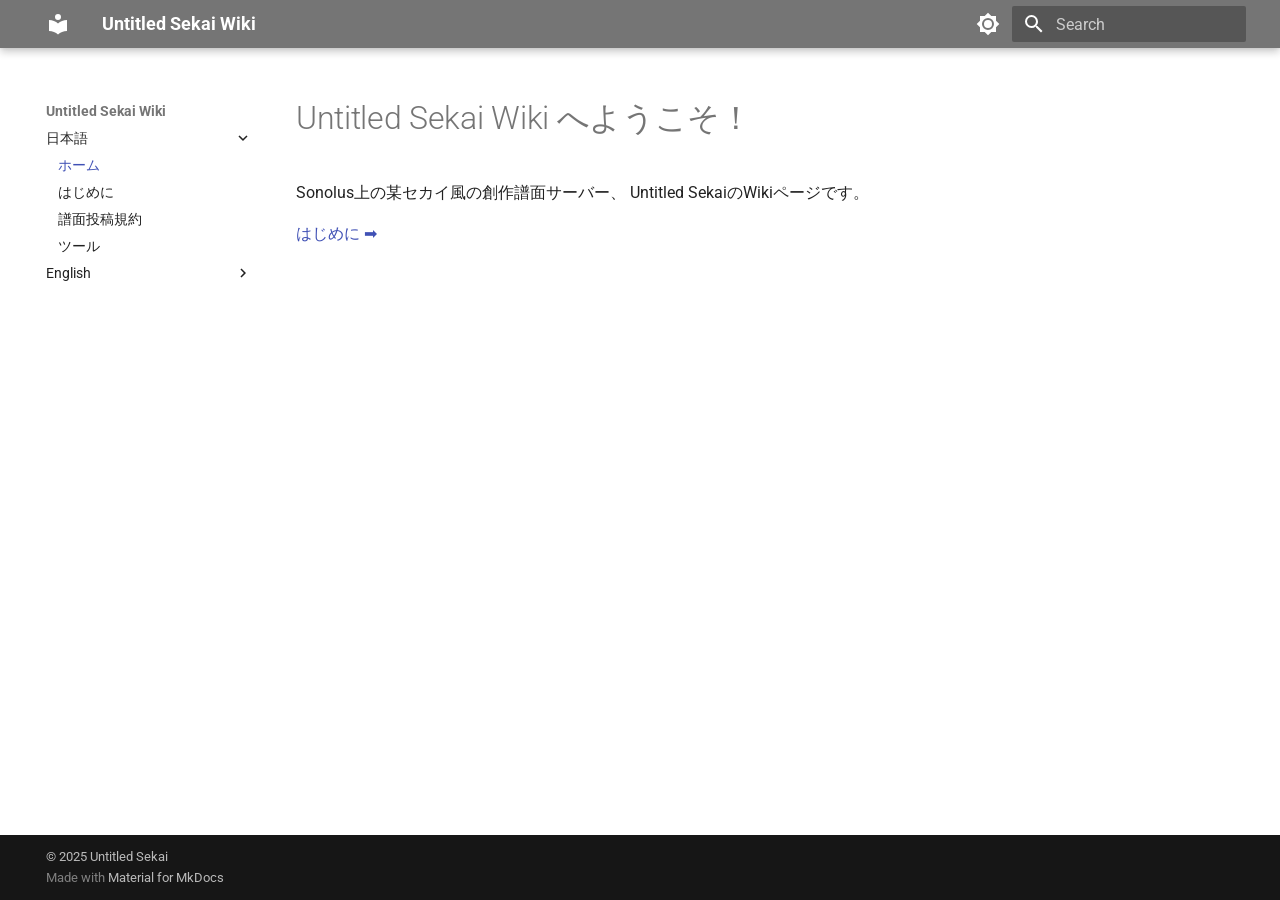
<file: index.html>
<!doctype html>
<html lang="en" class="no-js">
  <head>
    
      <meta charset="utf-8">
      <meta name="viewport" content="width=device-width,initial-scale=1">
      
      
      
      
      
        <link rel="next" href="start/">
      
      
      <link rel="icon" href="assets/images/favicon.png">
      <meta name="generator" content="mkdocs-1.5.3, mkdocs-material-9.2.7">
    
    
      
        <title>ホーム - Untitled Sekai Wiki</title>
      
    
    
      <link rel="stylesheet" href="assets/stylesheets/main.046329b4.min.css">
      
        
        <link rel="stylesheet" href="assets/stylesheets/palette.85d0ee34.min.css">
      
      


    
    
      
    
    
      
        
        
        <link rel="preconnect" href="https://fonts.gstatic.com" crossorigin>
        <link rel="stylesheet" href="https://fonts.googleapis.com/css?family=Roboto:300,300i,400,400i,700,700i%7CRoboto+Mono:400,400i,700,700i&display=fallback">
        <style>:root{--md-text-font:"Roboto";--md-code-font:"Roboto Mono"}</style>
      
    
    
      <link rel="stylesheet" href="stylesheets/extra.css">
    
    <script>__md_scope=new URL(".",location),__md_hash=e=>[...e].reduce((e,_)=>(e<<5)-e+_.charCodeAt(0),0),__md_get=(e,_=localStorage,t=__md_scope)=>JSON.parse(_.getItem(t.pathname+"."+e)),__md_set=(e,_,t=localStorage,a=__md_scope)=>{try{t.setItem(a.pathname+"."+e,JSON.stringify(_))}catch(e){}}</script>
    
      

    
    
    
  </head>
  
  
    
    
      
    
    
    
    
    <body dir="ltr" data-md-color-scheme="default" data-md-color-primary="grey" data-md-color-accent="indigo">
  
    
    
      <script>var palette=__md_get("__palette");if(palette&&"object"==typeof palette.color)for(var key of Object.keys(palette.color))document.body.setAttribute("data-md-color-"+key,palette.color[key])</script>
    
    <input class="md-toggle" data-md-toggle="drawer" type="checkbox" id="__drawer" autocomplete="off">
    <input class="md-toggle" data-md-toggle="search" type="checkbox" id="__search" autocomplete="off">
    <label class="md-overlay" for="__drawer"></label>
    <div data-md-component="skip">
      
        
        <a href="#untitled-sekai-wiki" class="md-skip">
          Skip to content
        </a>
      
    </div>
    <div data-md-component="announce">
      
    </div>
    
    
      

  

<header class="md-header md-header--shadow" data-md-component="header">
  <nav class="md-header__inner md-grid" aria-label="Header">
    <a href="." title="Untitled Sekai Wiki" class="md-header__button md-logo" aria-label="Untitled Sekai Wiki" data-md-component="logo">
      
  
  <svg xmlns="http://www.w3.org/2000/svg" viewBox="0 0 24 24"><path d="M12 8a3 3 0 0 0 3-3 3 3 0 0 0-3-3 3 3 0 0 0-3 3 3 3 0 0 0 3 3m0 3.54C9.64 9.35 6.5 8 3 8v11c3.5 0 6.64 1.35 9 3.54 2.36-2.19 5.5-3.54 9-3.54V8c-3.5 0-6.64 1.35-9 3.54Z"/></svg>

    </a>
    <label class="md-header__button md-icon" for="__drawer">
      
      <svg xmlns="http://www.w3.org/2000/svg" viewBox="0 0 24 24"><path d="M3 6h18v2H3V6m0 5h18v2H3v-2m0 5h18v2H3v-2Z"/></svg>
    </label>
    <div class="md-header__title" data-md-component="header-title">
      <div class="md-header__ellipsis">
        <div class="md-header__topic">
          <span class="md-ellipsis">
            Untitled Sekai Wiki
          </span>
        </div>
        <div class="md-header__topic" data-md-component="header-topic">
          <span class="md-ellipsis">
            
              ホーム
            
          </span>
        </div>
      </div>
    </div>
    
      
        <form class="md-header__option" data-md-component="palette">
  
    
    
    
    <input class="md-option" data-md-color-media="" data-md-color-scheme="default" data-md-color-primary="grey" data-md-color-accent="indigo"  aria-label="Switch to dark mode"  type="radio" name="__palette" id="__palette_1">
    
      <label class="md-header__button md-icon" title="Switch to dark mode" for="__palette_2" hidden>
        <svg xmlns="http://www.w3.org/2000/svg" viewBox="0 0 24 24"><path d="M12 8a4 4 0 0 0-4 4 4 4 0 0 0 4 4 4 4 0 0 0 4-4 4 4 0 0 0-4-4m0 10a6 6 0 0 1-6-6 6 6 0 0 1 6-6 6 6 0 0 1 6 6 6 6 0 0 1-6 6m8-9.31V4h-4.69L12 .69 8.69 4H4v4.69L.69 12 4 15.31V20h4.69L12 23.31 15.31 20H20v-4.69L23.31 12 20 8.69Z"/></svg>
      </label>
    
  
    
    
    
    <input class="md-option" data-md-color-media="" data-md-color-scheme="slate" data-md-color-primary="grey" data-md-color-accent="indigo"  aria-label="Switch to light mode"  type="radio" name="__palette" id="__palette_2">
    
      <label class="md-header__button md-icon" title="Switch to light mode" for="__palette_1" hidden>
        <svg xmlns="http://www.w3.org/2000/svg" viewBox="0 0 24 24"><path d="M12 18c-.89 0-1.74-.2-2.5-.55C11.56 16.5 13 14.42 13 12c0-2.42-1.44-4.5-3.5-5.45C10.26 6.2 11.11 6 12 6a6 6 0 0 1 6 6 6 6 0 0 1-6 6m8-9.31V4h-4.69L12 .69 8.69 4H4v4.69L.69 12 4 15.31V20h4.69L12 23.31 15.31 20H20v-4.69L23.31 12 20 8.69Z"/></svg>
      </label>
    
  
</form>
      
    
    
    
      <label class="md-header__button md-icon" for="__search">
        
        <svg xmlns="http://www.w3.org/2000/svg" viewBox="0 0 24 24"><path d="M9.5 3A6.5 6.5 0 0 1 16 9.5c0 1.61-.59 3.09-1.56 4.23l.27.27h.79l5 5-1.5 1.5-5-5v-.79l-.27-.27A6.516 6.516 0 0 1 9.5 16 6.5 6.5 0 0 1 3 9.5 6.5 6.5 0 0 1 9.5 3m0 2C7 5 5 7 5 9.5S7 14 9.5 14 14 12 14 9.5 12 5 9.5 5Z"/></svg>
      </label>
      <div class="md-search" data-md-component="search" role="dialog">
  <label class="md-search__overlay" for="__search"></label>
  <div class="md-search__inner" role="search">
    <form class="md-search__form" name="search">
      <input type="text" class="md-search__input" name="query" aria-label="Search" placeholder="Search" autocapitalize="off" autocorrect="off" autocomplete="off" spellcheck="false" data-md-component="search-query" required>
      <label class="md-search__icon md-icon" for="__search">
        
        <svg xmlns="http://www.w3.org/2000/svg" viewBox="0 0 24 24"><path d="M9.5 3A6.5 6.5 0 0 1 16 9.5c0 1.61-.59 3.09-1.56 4.23l.27.27h.79l5 5-1.5 1.5-5-5v-.79l-.27-.27A6.516 6.516 0 0 1 9.5 16 6.5 6.5 0 0 1 3 9.5 6.5 6.5 0 0 1 9.5 3m0 2C7 5 5 7 5 9.5S7 14 9.5 14 14 12 14 9.5 12 5 9.5 5Z"/></svg>
        
        <svg xmlns="http://www.w3.org/2000/svg" viewBox="0 0 24 24"><path d="M20 11v2H8l5.5 5.5-1.42 1.42L4.16 12l7.92-7.92L13.5 5.5 8 11h12Z"/></svg>
      </label>
      <nav class="md-search__options" aria-label="Search">
        
        <button type="reset" class="md-search__icon md-icon" title="Clear" aria-label="Clear" tabindex="-1">
          
          <svg xmlns="http://www.w3.org/2000/svg" viewBox="0 0 24 24"><path d="M19 6.41 17.59 5 12 10.59 6.41 5 5 6.41 10.59 12 5 17.59 6.41 19 12 13.41 17.59 19 19 17.59 13.41 12 19 6.41Z"/></svg>
        </button>
      </nav>
      
    </form>
    <div class="md-search__output">
      <div class="md-search__scrollwrap" data-md-scrollfix>
        <div class="md-search-result" data-md-component="search-result">
          <div class="md-search-result__meta">
            Initializing search
          </div>
          <ol class="md-search-result__list" role="presentation"></ol>
        </div>
      </div>
    </div>
  </div>
</div>
    
    
  </nav>
  
</header>
    
    <div class="md-container" data-md-component="container">
      
      
        
          
        
      
      <main class="md-main" data-md-component="main">
        <div class="md-main__inner md-grid">
          
            
              
              <div class="md-sidebar md-sidebar--primary" data-md-component="sidebar" data-md-type="navigation" >
                <div class="md-sidebar__scrollwrap">
                  <div class="md-sidebar__inner">
                    



<nav class="md-nav md-nav--primary" aria-label="Navigation" data-md-level="0">
  <label class="md-nav__title" for="__drawer">
    <a href="." title="Untitled Sekai Wiki" class="md-nav__button md-logo" aria-label="Untitled Sekai Wiki" data-md-component="logo">
      
  
  <svg xmlns="http://www.w3.org/2000/svg" viewBox="0 0 24 24"><path d="M12 8a3 3 0 0 0 3-3 3 3 0 0 0-3-3 3 3 0 0 0-3 3 3 3 0 0 0 3 3m0 3.54C9.64 9.35 6.5 8 3 8v11c3.5 0 6.64 1.35 9 3.54 2.36-2.19 5.5-3.54 9-3.54V8c-3.5 0-6.64 1.35-9 3.54Z"/></svg>

    </a>
    Untitled Sekai Wiki
  </label>
  
  <ul class="md-nav__list" data-md-scrollfix>
    
      
      
  
  
    
  
  
    
    
    
    <li class="md-nav__item md-nav__item--active md-nav__item--nested">
      
        
        
        
        
        <input class="md-nav__toggle md-toggle " type="checkbox" id="__nav_1" checked>
        
          <label class="md-nav__link" for="__nav_1" id="__nav_1_label" tabindex="0">
            
  
  <span class="md-ellipsis">
    日本語
  </span>
  

            <span class="md-nav__icon md-icon"></span>
          </label>
        
        <nav class="md-nav" data-md-level="1" aria-labelledby="__nav_1_label" aria-expanded="true">
          <label class="md-nav__title" for="__nav_1">
            <span class="md-nav__icon md-icon"></span>
            日本語
          </label>
          <ul class="md-nav__list" data-md-scrollfix>
            
              
                
  
  
    
  
  
    <li class="md-nav__item md-nav__item--active">
      
      <input class="md-nav__toggle md-toggle" type="checkbox" id="__toc">
      
      
        
      
      
      <a href="." class="md-nav__link md-nav__link--active">
        
  
  <span class="md-ellipsis">
    ホーム
  </span>
  

      </a>
      
    </li>
  

              
            
              
                
  
  
  
    <li class="md-nav__item">
      <a href="start/" class="md-nav__link">
        
  
  <span class="md-ellipsis">
    はじめに
  </span>
  

      </a>
    </li>
  

              
            
              
                
  
  
  
    <li class="md-nav__item">
      <a href="rule/" class="md-nav__link">
        
  
  <span class="md-ellipsis">
    譜面投稿規約
  </span>
  

      </a>
    </li>
  

              
            
              
                
  
  
  
    <li class="md-nav__item">
      <a href="tools/" class="md-nav__link">
        
  
  <span class="md-ellipsis">
    ツール
  </span>
  

      </a>
    </li>
  

              
            
          </ul>
        </nav>
      
    </li>
  

    
      
      
  
  
  
    
    
    
    <li class="md-nav__item md-nav__item--nested">
      
        
        
        
        
        <input class="md-nav__toggle md-toggle " type="checkbox" id="__nav_2" >
        
          <label class="md-nav__link" for="__nav_2" id="__nav_2_label" tabindex="0">
            
  
  <span class="md-ellipsis">
    English
  </span>
  

            <span class="md-nav__icon md-icon"></span>
          </label>
        
        <nav class="md-nav" data-md-level="1" aria-labelledby="__nav_2_label" aria-expanded="false">
          <label class="md-nav__title" for="__nav_2">
            <span class="md-nav__icon md-icon"></span>
            English
          </label>
          <ul class="md-nav__list" data-md-scrollfix>
            
              
                
  
  
  
    <li class="md-nav__item">
      <a href="en/" class="md-nav__link">
        
  
  <span class="md-ellipsis">
    Home
  </span>
  

      </a>
    </li>
  

              
            
              
                
  
  
  
    <li class="md-nav__item">
      <a href="en/start/" class="md-nav__link">
        
  
  <span class="md-ellipsis">
    Getting Started
  </span>
  

      </a>
    </li>
  

              
            
              
                
  
  
  
    <li class="md-nav__item">
      <a href="en/rule/" class="md-nav__link">
        
  
  <span class="md-ellipsis">
    Chart Submission Rules
  </span>
  

      </a>
    </li>
  

              
            
              
                
  
  
  
    <li class="md-nav__item">
      <a href="en/tools/" class="md-nav__link">
        
  
  <span class="md-ellipsis">
    Tools
  </span>
  

      </a>
    </li>
  

              
            
          </ul>
        </nav>
      
    </li>
  

    
  </ul>
</nav>
                  </div>
                </div>
              </div>
            
            
              
              <div class="md-sidebar md-sidebar--secondary" data-md-component="sidebar" data-md-type="toc" >
                <div class="md-sidebar__scrollwrap">
                  <div class="md-sidebar__inner">
                    

<nav class="md-nav md-nav--secondary" aria-label="Table of contents">
  
  
  
    
  
  
</nav>
                  </div>
                </div>
              </div>
            
          
          
            <div class="md-content" data-md-component="content">
              <article class="md-content__inner md-typeset">
                
                  


<h1 id="untitled-sekai-wiki">Untitled Sekai Wiki へようこそ！</h1>
<p>Sonolus上の某セカイ風の創作譜面サーバー、
Untitled SekaiのWikiページです。</p>
<p><a href="start/">はじめに ➡</a></p>





                
              </article>
            </div>
          
          
        </div>
        
      </main>
      
        <footer class="md-footer">
  
  <div class="md-footer-meta md-typeset">
    <div class="md-footer-meta__inner md-grid">
      <div class="md-copyright">
  
    <div class="md-copyright__highlight">
      &copy; 2025 Untitled Sekai
    </div>
  
  
    Made with
    <a href="https://squidfunk.github.io/mkdocs-material/" target="_blank" rel="noopener">
      Material for MkDocs
    </a>
  
</div>
      
    </div>
  </div>
</footer>
      
    </div>
    <div class="md-dialog" data-md-component="dialog">
      <div class="md-dialog__inner md-typeset"></div>
    </div>
    
    <script id="__config" type="application/json">{"base": ".", "features": [], "search": "assets/javascripts/workers/search.dfff1995.min.js", "translations": {"clipboard.copied": "Copied to clipboard", "clipboard.copy": "Copy to clipboard", "search.result.more.one": "1 more on this page", "search.result.more.other": "# more on this page", "search.result.none": "No matching documents", "search.result.one": "1 matching document", "search.result.other": "# matching documents", "search.result.placeholder": "Type to start searching", "search.result.term.missing": "Missing", "select.version": "Select version"}}</script>
    
    
      <script src="assets/javascripts/bundle.dff1b7c8.min.js"></script>
      
    
  </body>
</html>
</file>
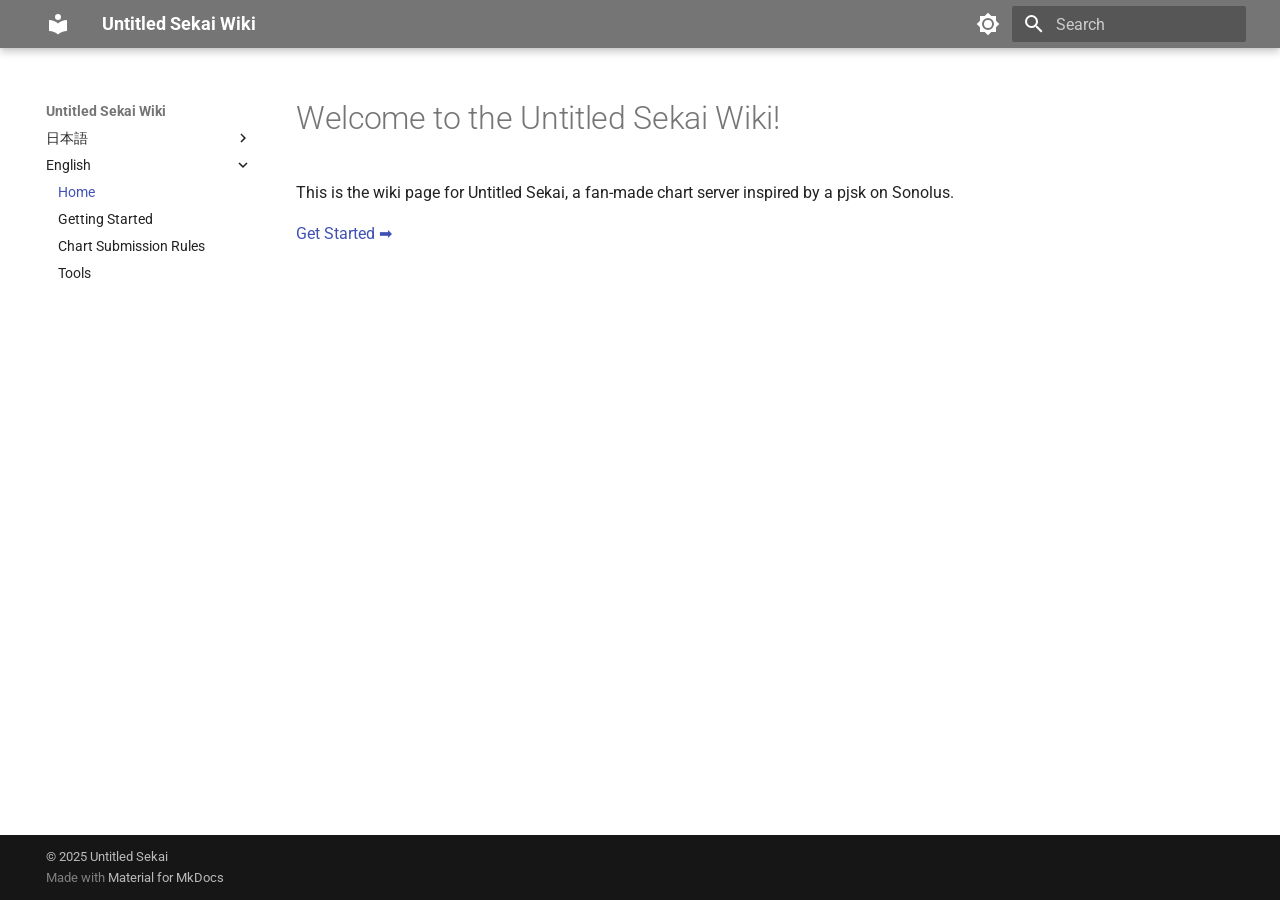
<file: en/index.html>
<!doctype html>
<html lang="en" class="no-js">
  <head>
    
      <meta charset="utf-8">
      <meta name="viewport" content="width=device-width,initial-scale=1">
      
      
      
      
        <link rel="prev" href="../tools/">
      
      
        <link rel="next" href="start/">
      
      
      <link rel="icon" href="../assets/images/favicon.png">
      <meta name="generator" content="mkdocs-1.5.3, mkdocs-material-9.2.7">
    
    
      
        <title>Home - Untitled Sekai Wiki</title>
      
    
    
      <link rel="stylesheet" href="../assets/stylesheets/main.046329b4.min.css">
      
        
        <link rel="stylesheet" href="../assets/stylesheets/palette.85d0ee34.min.css">
      
      


    
    
      
    
    
      
        
        
        <link rel="preconnect" href="https://fonts.gstatic.com" crossorigin>
        <link rel="stylesheet" href="https://fonts.googleapis.com/css?family=Roboto:300,300i,400,400i,700,700i%7CRoboto+Mono:400,400i,700,700i&display=fallback">
        <style>:root{--md-text-font:"Roboto";--md-code-font:"Roboto Mono"}</style>
      
    
    
      <link rel="stylesheet" href="../stylesheets/extra.css">
    
    <script>__md_scope=new URL("..",location),__md_hash=e=>[...e].reduce((e,_)=>(e<<5)-e+_.charCodeAt(0),0),__md_get=(e,_=localStorage,t=__md_scope)=>JSON.parse(_.getItem(t.pathname+"."+e)),__md_set=(e,_,t=localStorage,a=__md_scope)=>{try{t.setItem(a.pathname+"."+e,JSON.stringify(_))}catch(e){}}</script>
    
      

    
    
    
  </head>
  
  
    
    
      
    
    
    
    
    <body dir="ltr" data-md-color-scheme="default" data-md-color-primary="grey" data-md-color-accent="indigo">
  
    
    
      <script>var palette=__md_get("__palette");if(palette&&"object"==typeof palette.color)for(var key of Object.keys(palette.color))document.body.setAttribute("data-md-color-"+key,palette.color[key])</script>
    
    <input class="md-toggle" data-md-toggle="drawer" type="checkbox" id="__drawer" autocomplete="off">
    <input class="md-toggle" data-md-toggle="search" type="checkbox" id="__search" autocomplete="off">
    <label class="md-overlay" for="__drawer"></label>
    <div data-md-component="skip">
      
        
        <a href="#welcome-to-the-untitled-sekai-wiki" class="md-skip">
          Skip to content
        </a>
      
    </div>
    <div data-md-component="announce">
      
    </div>
    
    
      

  

<header class="md-header md-header--shadow" data-md-component="header">
  <nav class="md-header__inner md-grid" aria-label="Header">
    <a href=".." title="Untitled Sekai Wiki" class="md-header__button md-logo" aria-label="Untitled Sekai Wiki" data-md-component="logo">
      
  
  <svg xmlns="http://www.w3.org/2000/svg" viewBox="0 0 24 24"><path d="M12 8a3 3 0 0 0 3-3 3 3 0 0 0-3-3 3 3 0 0 0-3 3 3 3 0 0 0 3 3m0 3.54C9.64 9.35 6.5 8 3 8v11c3.5 0 6.64 1.35 9 3.54 2.36-2.19 5.5-3.54 9-3.54V8c-3.5 0-6.64 1.35-9 3.54Z"/></svg>

    </a>
    <label class="md-header__button md-icon" for="__drawer">
      
      <svg xmlns="http://www.w3.org/2000/svg" viewBox="0 0 24 24"><path d="M3 6h18v2H3V6m0 5h18v2H3v-2m0 5h18v2H3v-2Z"/></svg>
    </label>
    <div class="md-header__title" data-md-component="header-title">
      <div class="md-header__ellipsis">
        <div class="md-header__topic">
          <span class="md-ellipsis">
            Untitled Sekai Wiki
          </span>
        </div>
        <div class="md-header__topic" data-md-component="header-topic">
          <span class="md-ellipsis">
            
              Home
            
          </span>
        </div>
      </div>
    </div>
    
      
        <form class="md-header__option" data-md-component="palette">
  
    
    
    
    <input class="md-option" data-md-color-media="" data-md-color-scheme="default" data-md-color-primary="grey" data-md-color-accent="indigo"  aria-label="Switch to dark mode"  type="radio" name="__palette" id="__palette_1">
    
      <label class="md-header__button md-icon" title="Switch to dark mode" for="__palette_2" hidden>
        <svg xmlns="http://www.w3.org/2000/svg" viewBox="0 0 24 24"><path d="M12 8a4 4 0 0 0-4 4 4 4 0 0 0 4 4 4 4 0 0 0 4-4 4 4 0 0 0-4-4m0 10a6 6 0 0 1-6-6 6 6 0 0 1 6-6 6 6 0 0 1 6 6 6 6 0 0 1-6 6m8-9.31V4h-4.69L12 .69 8.69 4H4v4.69L.69 12 4 15.31V20h4.69L12 23.31 15.31 20H20v-4.69L23.31 12 20 8.69Z"/></svg>
      </label>
    
  
    
    
    
    <input class="md-option" data-md-color-media="" data-md-color-scheme="slate" data-md-color-primary="grey" data-md-color-accent="indigo"  aria-label="Switch to light mode"  type="radio" name="__palette" id="__palette_2">
    
      <label class="md-header__button md-icon" title="Switch to light mode" for="__palette_1" hidden>
        <svg xmlns="http://www.w3.org/2000/svg" viewBox="0 0 24 24"><path d="M12 18c-.89 0-1.74-.2-2.5-.55C11.56 16.5 13 14.42 13 12c0-2.42-1.44-4.5-3.5-5.45C10.26 6.2 11.11 6 12 6a6 6 0 0 1 6 6 6 6 0 0 1-6 6m8-9.31V4h-4.69L12 .69 8.69 4H4v4.69L.69 12 4 15.31V20h4.69L12 23.31 15.31 20H20v-4.69L23.31 12 20 8.69Z"/></svg>
      </label>
    
  
</form>
      
    
    
    
      <label class="md-header__button md-icon" for="__search">
        
        <svg xmlns="http://www.w3.org/2000/svg" viewBox="0 0 24 24"><path d="M9.5 3A6.5 6.5 0 0 1 16 9.5c0 1.61-.59 3.09-1.56 4.23l.27.27h.79l5 5-1.5 1.5-5-5v-.79l-.27-.27A6.516 6.516 0 0 1 9.5 16 6.5 6.5 0 0 1 3 9.5 6.5 6.5 0 0 1 9.5 3m0 2C7 5 5 7 5 9.5S7 14 9.5 14 14 12 14 9.5 12 5 9.5 5Z"/></svg>
      </label>
      <div class="md-search" data-md-component="search" role="dialog">
  <label class="md-search__overlay" for="__search"></label>
  <div class="md-search__inner" role="search">
    <form class="md-search__form" name="search">
      <input type="text" class="md-search__input" name="query" aria-label="Search" placeholder="Search" autocapitalize="off" autocorrect="off" autocomplete="off" spellcheck="false" data-md-component="search-query" required>
      <label class="md-search__icon md-icon" for="__search">
        
        <svg xmlns="http://www.w3.org/2000/svg" viewBox="0 0 24 24"><path d="M9.5 3A6.5 6.5 0 0 1 16 9.5c0 1.61-.59 3.09-1.56 4.23l.27.27h.79l5 5-1.5 1.5-5-5v-.79l-.27-.27A6.516 6.516 0 0 1 9.5 16 6.5 6.5 0 0 1 3 9.5 6.5 6.5 0 0 1 9.5 3m0 2C7 5 5 7 5 9.5S7 14 9.5 14 14 12 14 9.5 12 5 9.5 5Z"/></svg>
        
        <svg xmlns="http://www.w3.org/2000/svg" viewBox="0 0 24 24"><path d="M20 11v2H8l5.5 5.5-1.42 1.42L4.16 12l7.92-7.92L13.5 5.5 8 11h12Z"/></svg>
      </label>
      <nav class="md-search__options" aria-label="Search">
        
        <button type="reset" class="md-search__icon md-icon" title="Clear" aria-label="Clear" tabindex="-1">
          
          <svg xmlns="http://www.w3.org/2000/svg" viewBox="0 0 24 24"><path d="M19 6.41 17.59 5 12 10.59 6.41 5 5 6.41 10.59 12 5 17.59 6.41 19 12 13.41 17.59 19 19 17.59 13.41 12 19 6.41Z"/></svg>
        </button>
      </nav>
      
    </form>
    <div class="md-search__output">
      <div class="md-search__scrollwrap" data-md-scrollfix>
        <div class="md-search-result" data-md-component="search-result">
          <div class="md-search-result__meta">
            Initializing search
          </div>
          <ol class="md-search-result__list" role="presentation"></ol>
        </div>
      </div>
    </div>
  </div>
</div>
    
    
  </nav>
  
</header>
    
    <div class="md-container" data-md-component="container">
      
      
        
          
        
      
      <main class="md-main" data-md-component="main">
        <div class="md-main__inner md-grid">
          
            
              
              <div class="md-sidebar md-sidebar--primary" data-md-component="sidebar" data-md-type="navigation" >
                <div class="md-sidebar__scrollwrap">
                  <div class="md-sidebar__inner">
                    



<nav class="md-nav md-nav--primary" aria-label="Navigation" data-md-level="0">
  <label class="md-nav__title" for="__drawer">
    <a href=".." title="Untitled Sekai Wiki" class="md-nav__button md-logo" aria-label="Untitled Sekai Wiki" data-md-component="logo">
      
  
  <svg xmlns="http://www.w3.org/2000/svg" viewBox="0 0 24 24"><path d="M12 8a3 3 0 0 0 3-3 3 3 0 0 0-3-3 3 3 0 0 0-3 3 3 3 0 0 0 3 3m0 3.54C9.64 9.35 6.5 8 3 8v11c3.5 0 6.64 1.35 9 3.54 2.36-2.19 5.5-3.54 9-3.54V8c-3.5 0-6.64 1.35-9 3.54Z"/></svg>

    </a>
    Untitled Sekai Wiki
  </label>
  
  <ul class="md-nav__list" data-md-scrollfix>
    
      
      
  
  
  
    
    
    
    <li class="md-nav__item md-nav__item--nested">
      
        
        
        
        
        <input class="md-nav__toggle md-toggle " type="checkbox" id="__nav_1" >
        
          <label class="md-nav__link" for="__nav_1" id="__nav_1_label" tabindex="0">
            
  
  <span class="md-ellipsis">
    日本語
  </span>
  

            <span class="md-nav__icon md-icon"></span>
          </label>
        
        <nav class="md-nav" data-md-level="1" aria-labelledby="__nav_1_label" aria-expanded="false">
          <label class="md-nav__title" for="__nav_1">
            <span class="md-nav__icon md-icon"></span>
            日本語
          </label>
          <ul class="md-nav__list" data-md-scrollfix>
            
              
                
  
  
  
    <li class="md-nav__item">
      <a href=".." class="md-nav__link">
        
  
  <span class="md-ellipsis">
    ホーム
  </span>
  

      </a>
    </li>
  

              
            
              
                
  
  
  
    <li class="md-nav__item">
      <a href="../start/" class="md-nav__link">
        
  
  <span class="md-ellipsis">
    はじめに
  </span>
  

      </a>
    </li>
  

              
            
              
                
  
  
  
    <li class="md-nav__item">
      <a href="../rule/" class="md-nav__link">
        
  
  <span class="md-ellipsis">
    譜面投稿規約
  </span>
  

      </a>
    </li>
  

              
            
              
                
  
  
  
    <li class="md-nav__item">
      <a href="../tools/" class="md-nav__link">
        
  
  <span class="md-ellipsis">
    ツール
  </span>
  

      </a>
    </li>
  

              
            
          </ul>
        </nav>
      
    </li>
  

    
      
      
  
  
    
  
  
    
    
    
    <li class="md-nav__item md-nav__item--active md-nav__item--nested">
      
        
        
        
        
        <input class="md-nav__toggle md-toggle " type="checkbox" id="__nav_2" checked>
        
          <label class="md-nav__link" for="__nav_2" id="__nav_2_label" tabindex="0">
            
  
  <span class="md-ellipsis">
    English
  </span>
  

            <span class="md-nav__icon md-icon"></span>
          </label>
        
        <nav class="md-nav" data-md-level="1" aria-labelledby="__nav_2_label" aria-expanded="true">
          <label class="md-nav__title" for="__nav_2">
            <span class="md-nav__icon md-icon"></span>
            English
          </label>
          <ul class="md-nav__list" data-md-scrollfix>
            
              
                
  
  
    
  
  
    <li class="md-nav__item md-nav__item--active">
      
      <input class="md-nav__toggle md-toggle" type="checkbox" id="__toc">
      
      
        
      
      
      <a href="./" class="md-nav__link md-nav__link--active">
        
  
  <span class="md-ellipsis">
    Home
  </span>
  

      </a>
      
    </li>
  

              
            
              
                
  
  
  
    <li class="md-nav__item">
      <a href="start/" class="md-nav__link">
        
  
  <span class="md-ellipsis">
    Getting Started
  </span>
  

      </a>
    </li>
  

              
            
              
                
  
  
  
    <li class="md-nav__item">
      <a href="rule/" class="md-nav__link">
        
  
  <span class="md-ellipsis">
    Chart Submission Rules
  </span>
  

      </a>
    </li>
  

              
            
              
                
  
  
  
    <li class="md-nav__item">
      <a href="tools/" class="md-nav__link">
        
  
  <span class="md-ellipsis">
    Tools
  </span>
  

      </a>
    </li>
  

              
            
          </ul>
        </nav>
      
    </li>
  

    
  </ul>
</nav>
                  </div>
                </div>
              </div>
            
            
              
              <div class="md-sidebar md-sidebar--secondary" data-md-component="sidebar" data-md-type="toc" >
                <div class="md-sidebar__scrollwrap">
                  <div class="md-sidebar__inner">
                    

<nav class="md-nav md-nav--secondary" aria-label="Table of contents">
  
  
  
    
  
  
</nav>
                  </div>
                </div>
              </div>
            
          
          
            <div class="md-content" data-md-component="content">
              <article class="md-content__inner md-typeset">
                
                  


<h1 id="welcome-to-the-untitled-sekai-wiki">Welcome to the Untitled Sekai Wiki!</h1>
<p>This is the wiki page for Untitled Sekai, a fan-made chart server inspired by a pjsk on Sonolus.</p>
<p><a href="start/">Get Started ➡</a></p>





                
              </article>
            </div>
          
          
        </div>
        
      </main>
      
        <footer class="md-footer">
  
  <div class="md-footer-meta md-typeset">
    <div class="md-footer-meta__inner md-grid">
      <div class="md-copyright">
  
    <div class="md-copyright__highlight">
      &copy; 2025 Untitled Sekai
    </div>
  
  
    Made with
    <a href="https://squidfunk.github.io/mkdocs-material/" target="_blank" rel="noopener">
      Material for MkDocs
    </a>
  
</div>
      
    </div>
  </div>
</footer>
      
    </div>
    <div class="md-dialog" data-md-component="dialog">
      <div class="md-dialog__inner md-typeset"></div>
    </div>
    
    <script id="__config" type="application/json">{"base": "..", "features": [], "search": "../assets/javascripts/workers/search.dfff1995.min.js", "translations": {"clipboard.copied": "Copied to clipboard", "clipboard.copy": "Copy to clipboard", "search.result.more.one": "1 more on this page", "search.result.more.other": "# more on this page", "search.result.none": "No matching documents", "search.result.one": "1 matching document", "search.result.other": "# matching documents", "search.result.placeholder": "Type to start searching", "search.result.term.missing": "Missing", "select.version": "Select version"}}</script>
    
    
      <script src="../assets/javascripts/bundle.dff1b7c8.min.js"></script>
      
    
  </body>
</html>
</file>
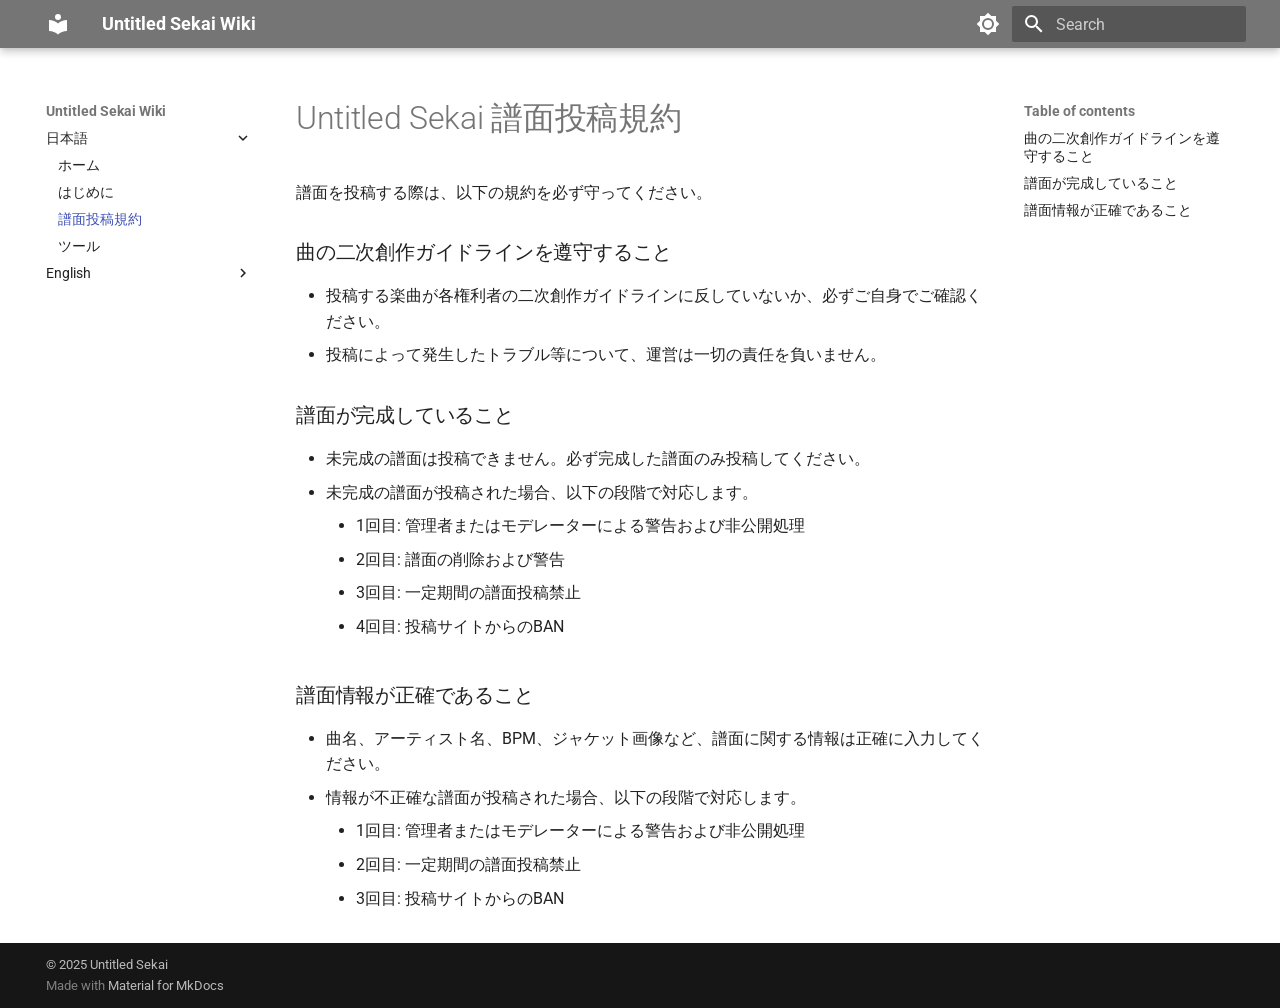
<file: rule/index.html>
<!doctype html>
<html lang="en" class="no-js">
  <head>
    
      <meta charset="utf-8">
      <meta name="viewport" content="width=device-width,initial-scale=1">
      
      
      
      
        <link rel="prev" href="../start/">
      
      
        <link rel="next" href="../tools/">
      
      
      <link rel="icon" href="../assets/images/favicon.png">
      <meta name="generator" content="mkdocs-1.5.3, mkdocs-material-9.2.7">
    
    
      
        <title>譜面投稿規約 - Untitled Sekai Wiki</title>
      
    
    
      <link rel="stylesheet" href="../assets/stylesheets/main.046329b4.min.css">
      
        
        <link rel="stylesheet" href="../assets/stylesheets/palette.85d0ee34.min.css">
      
      


    
    
      
    
    
      
        
        
        <link rel="preconnect" href="https://fonts.gstatic.com" crossorigin>
        <link rel="stylesheet" href="https://fonts.googleapis.com/css?family=Roboto:300,300i,400,400i,700,700i%7CRoboto+Mono:400,400i,700,700i&display=fallback">
        <style>:root{--md-text-font:"Roboto";--md-code-font:"Roboto Mono"}</style>
      
    
    
      <link rel="stylesheet" href="../stylesheets/extra.css">
    
    <script>__md_scope=new URL("..",location),__md_hash=e=>[...e].reduce((e,_)=>(e<<5)-e+_.charCodeAt(0),0),__md_get=(e,_=localStorage,t=__md_scope)=>JSON.parse(_.getItem(t.pathname+"."+e)),__md_set=(e,_,t=localStorage,a=__md_scope)=>{try{t.setItem(a.pathname+"."+e,JSON.stringify(_))}catch(e){}}</script>
    
      

    
    
    
  </head>
  
  
    
    
      
    
    
    
    
    <body dir="ltr" data-md-color-scheme="default" data-md-color-primary="grey" data-md-color-accent="indigo">
  
    
    
      <script>var palette=__md_get("__palette");if(palette&&"object"==typeof palette.color)for(var key of Object.keys(palette.color))document.body.setAttribute("data-md-color-"+key,palette.color[key])</script>
    
    <input class="md-toggle" data-md-toggle="drawer" type="checkbox" id="__drawer" autocomplete="off">
    <input class="md-toggle" data-md-toggle="search" type="checkbox" id="__search" autocomplete="off">
    <label class="md-overlay" for="__drawer"></label>
    <div data-md-component="skip">
      
        
        <a href="#untitled-sekai" class="md-skip">
          Skip to content
        </a>
      
    </div>
    <div data-md-component="announce">
      
    </div>
    
    
      

  

<header class="md-header md-header--shadow" data-md-component="header">
  <nav class="md-header__inner md-grid" aria-label="Header">
    <a href=".." title="Untitled Sekai Wiki" class="md-header__button md-logo" aria-label="Untitled Sekai Wiki" data-md-component="logo">
      
  
  <svg xmlns="http://www.w3.org/2000/svg" viewBox="0 0 24 24"><path d="M12 8a3 3 0 0 0 3-3 3 3 0 0 0-3-3 3 3 0 0 0-3 3 3 3 0 0 0 3 3m0 3.54C9.64 9.35 6.5 8 3 8v11c3.5 0 6.64 1.35 9 3.54 2.36-2.19 5.5-3.54 9-3.54V8c-3.5 0-6.64 1.35-9 3.54Z"/></svg>

    </a>
    <label class="md-header__button md-icon" for="__drawer">
      
      <svg xmlns="http://www.w3.org/2000/svg" viewBox="0 0 24 24"><path d="M3 6h18v2H3V6m0 5h18v2H3v-2m0 5h18v2H3v-2Z"/></svg>
    </label>
    <div class="md-header__title" data-md-component="header-title">
      <div class="md-header__ellipsis">
        <div class="md-header__topic">
          <span class="md-ellipsis">
            Untitled Sekai Wiki
          </span>
        </div>
        <div class="md-header__topic" data-md-component="header-topic">
          <span class="md-ellipsis">
            
              譜面投稿規約
            
          </span>
        </div>
      </div>
    </div>
    
      
        <form class="md-header__option" data-md-component="palette">
  
    
    
    
    <input class="md-option" data-md-color-media="" data-md-color-scheme="default" data-md-color-primary="grey" data-md-color-accent="indigo"  aria-label="Switch to dark mode"  type="radio" name="__palette" id="__palette_1">
    
      <label class="md-header__button md-icon" title="Switch to dark mode" for="__palette_2" hidden>
        <svg xmlns="http://www.w3.org/2000/svg" viewBox="0 0 24 24"><path d="M12 8a4 4 0 0 0-4 4 4 4 0 0 0 4 4 4 4 0 0 0 4-4 4 4 0 0 0-4-4m0 10a6 6 0 0 1-6-6 6 6 0 0 1 6-6 6 6 0 0 1 6 6 6 6 0 0 1-6 6m8-9.31V4h-4.69L12 .69 8.69 4H4v4.69L.69 12 4 15.31V20h4.69L12 23.31 15.31 20H20v-4.69L23.31 12 20 8.69Z"/></svg>
      </label>
    
  
    
    
    
    <input class="md-option" data-md-color-media="" data-md-color-scheme="slate" data-md-color-primary="grey" data-md-color-accent="indigo"  aria-label="Switch to light mode"  type="radio" name="__palette" id="__palette_2">
    
      <label class="md-header__button md-icon" title="Switch to light mode" for="__palette_1" hidden>
        <svg xmlns="http://www.w3.org/2000/svg" viewBox="0 0 24 24"><path d="M12 18c-.89 0-1.74-.2-2.5-.55C11.56 16.5 13 14.42 13 12c0-2.42-1.44-4.5-3.5-5.45C10.26 6.2 11.11 6 12 6a6 6 0 0 1 6 6 6 6 0 0 1-6 6m8-9.31V4h-4.69L12 .69 8.69 4H4v4.69L.69 12 4 15.31V20h4.69L12 23.31 15.31 20H20v-4.69L23.31 12 20 8.69Z"/></svg>
      </label>
    
  
</form>
      
    
    
    
      <label class="md-header__button md-icon" for="__search">
        
        <svg xmlns="http://www.w3.org/2000/svg" viewBox="0 0 24 24"><path d="M9.5 3A6.5 6.5 0 0 1 16 9.5c0 1.61-.59 3.09-1.56 4.23l.27.27h.79l5 5-1.5 1.5-5-5v-.79l-.27-.27A6.516 6.516 0 0 1 9.5 16 6.5 6.5 0 0 1 3 9.5 6.5 6.5 0 0 1 9.5 3m0 2C7 5 5 7 5 9.5S7 14 9.5 14 14 12 14 9.5 12 5 9.5 5Z"/></svg>
      </label>
      <div class="md-search" data-md-component="search" role="dialog">
  <label class="md-search__overlay" for="__search"></label>
  <div class="md-search__inner" role="search">
    <form class="md-search__form" name="search">
      <input type="text" class="md-search__input" name="query" aria-label="Search" placeholder="Search" autocapitalize="off" autocorrect="off" autocomplete="off" spellcheck="false" data-md-component="search-query" required>
      <label class="md-search__icon md-icon" for="__search">
        
        <svg xmlns="http://www.w3.org/2000/svg" viewBox="0 0 24 24"><path d="M9.5 3A6.5 6.5 0 0 1 16 9.5c0 1.61-.59 3.09-1.56 4.23l.27.27h.79l5 5-1.5 1.5-5-5v-.79l-.27-.27A6.516 6.516 0 0 1 9.5 16 6.5 6.5 0 0 1 3 9.5 6.5 6.5 0 0 1 9.5 3m0 2C7 5 5 7 5 9.5S7 14 9.5 14 14 12 14 9.5 12 5 9.5 5Z"/></svg>
        
        <svg xmlns="http://www.w3.org/2000/svg" viewBox="0 0 24 24"><path d="M20 11v2H8l5.5 5.5-1.42 1.42L4.16 12l7.92-7.92L13.5 5.5 8 11h12Z"/></svg>
      </label>
      <nav class="md-search__options" aria-label="Search">
        
        <button type="reset" class="md-search__icon md-icon" title="Clear" aria-label="Clear" tabindex="-1">
          
          <svg xmlns="http://www.w3.org/2000/svg" viewBox="0 0 24 24"><path d="M19 6.41 17.59 5 12 10.59 6.41 5 5 6.41 10.59 12 5 17.59 6.41 19 12 13.41 17.59 19 19 17.59 13.41 12 19 6.41Z"/></svg>
        </button>
      </nav>
      
    </form>
    <div class="md-search__output">
      <div class="md-search__scrollwrap" data-md-scrollfix>
        <div class="md-search-result" data-md-component="search-result">
          <div class="md-search-result__meta">
            Initializing search
          </div>
          <ol class="md-search-result__list" role="presentation"></ol>
        </div>
      </div>
    </div>
  </div>
</div>
    
    
  </nav>
  
</header>
    
    <div class="md-container" data-md-component="container">
      
      
        
          
        
      
      <main class="md-main" data-md-component="main">
        <div class="md-main__inner md-grid">
          
            
              
              <div class="md-sidebar md-sidebar--primary" data-md-component="sidebar" data-md-type="navigation" >
                <div class="md-sidebar__scrollwrap">
                  <div class="md-sidebar__inner">
                    



<nav class="md-nav md-nav--primary" aria-label="Navigation" data-md-level="0">
  <label class="md-nav__title" for="__drawer">
    <a href=".." title="Untitled Sekai Wiki" class="md-nav__button md-logo" aria-label="Untitled Sekai Wiki" data-md-component="logo">
      
  
  <svg xmlns="http://www.w3.org/2000/svg" viewBox="0 0 24 24"><path d="M12 8a3 3 0 0 0 3-3 3 3 0 0 0-3-3 3 3 0 0 0-3 3 3 3 0 0 0 3 3m0 3.54C9.64 9.35 6.5 8 3 8v11c3.5 0 6.64 1.35 9 3.54 2.36-2.19 5.5-3.54 9-3.54V8c-3.5 0-6.64 1.35-9 3.54Z"/></svg>

    </a>
    Untitled Sekai Wiki
  </label>
  
  <ul class="md-nav__list" data-md-scrollfix>
    
      
      
  
  
    
  
  
    
    
    
    <li class="md-nav__item md-nav__item--active md-nav__item--nested">
      
        
        
        
        
        <input class="md-nav__toggle md-toggle " type="checkbox" id="__nav_1" checked>
        
          <label class="md-nav__link" for="__nav_1" id="__nav_1_label" tabindex="0">
            
  
  <span class="md-ellipsis">
    日本語
  </span>
  

            <span class="md-nav__icon md-icon"></span>
          </label>
        
        <nav class="md-nav" data-md-level="1" aria-labelledby="__nav_1_label" aria-expanded="true">
          <label class="md-nav__title" for="__nav_1">
            <span class="md-nav__icon md-icon"></span>
            日本語
          </label>
          <ul class="md-nav__list" data-md-scrollfix>
            
              
                
  
  
  
    <li class="md-nav__item">
      <a href=".." class="md-nav__link">
        
  
  <span class="md-ellipsis">
    ホーム
  </span>
  

      </a>
    </li>
  

              
            
              
                
  
  
  
    <li class="md-nav__item">
      <a href="../start/" class="md-nav__link">
        
  
  <span class="md-ellipsis">
    はじめに
  </span>
  

      </a>
    </li>
  

              
            
              
                
  
  
    
  
  
    <li class="md-nav__item md-nav__item--active">
      
      <input class="md-nav__toggle md-toggle" type="checkbox" id="__toc">
      
      
        
      
      
        <label class="md-nav__link md-nav__link--active" for="__toc">
          
  
  <span class="md-ellipsis">
    譜面投稿規約
  </span>
  

          <span class="md-nav__icon md-icon"></span>
        </label>
      
      <a href="./" class="md-nav__link md-nav__link--active">
        
  
  <span class="md-ellipsis">
    譜面投稿規約
  </span>
  

      </a>
      
        

<nav class="md-nav md-nav--secondary" aria-label="Table of contents">
  
  
  
    
  
  
    <label class="md-nav__title" for="__toc">
      <span class="md-nav__icon md-icon"></span>
      Table of contents
    </label>
    <ul class="md-nav__list" data-md-component="toc" data-md-scrollfix>
      
        <li class="md-nav__item">
  <a href="#_1" class="md-nav__link">
    曲の二次創作ガイドラインを遵守すること
  </a>
  
</li>
      
        <li class="md-nav__item">
  <a href="#_2" class="md-nav__link">
    譜面が完成していること
  </a>
  
</li>
      
        <li class="md-nav__item">
  <a href="#_3" class="md-nav__link">
    譜面情報が正確であること
  </a>
  
</li>
      
    </ul>
  
</nav>
      
    </li>
  

              
            
              
                
  
  
  
    <li class="md-nav__item">
      <a href="../tools/" class="md-nav__link">
        
  
  <span class="md-ellipsis">
    ツール
  </span>
  

      </a>
    </li>
  

              
            
          </ul>
        </nav>
      
    </li>
  

    
      
      
  
  
  
    
    
    
    <li class="md-nav__item md-nav__item--nested">
      
        
        
        
        
        <input class="md-nav__toggle md-toggle " type="checkbox" id="__nav_2" >
        
          <label class="md-nav__link" for="__nav_2" id="__nav_2_label" tabindex="0">
            
  
  <span class="md-ellipsis">
    English
  </span>
  

            <span class="md-nav__icon md-icon"></span>
          </label>
        
        <nav class="md-nav" data-md-level="1" aria-labelledby="__nav_2_label" aria-expanded="false">
          <label class="md-nav__title" for="__nav_2">
            <span class="md-nav__icon md-icon"></span>
            English
          </label>
          <ul class="md-nav__list" data-md-scrollfix>
            
              
                
  
  
  
    <li class="md-nav__item">
      <a href="../en/" class="md-nav__link">
        
  
  <span class="md-ellipsis">
    Home
  </span>
  

      </a>
    </li>
  

              
            
              
                
  
  
  
    <li class="md-nav__item">
      <a href="../en/start/" class="md-nav__link">
        
  
  <span class="md-ellipsis">
    Getting Started
  </span>
  

      </a>
    </li>
  

              
            
              
                
  
  
  
    <li class="md-nav__item">
      <a href="../en/rule/" class="md-nav__link">
        
  
  <span class="md-ellipsis">
    Chart Submission Rules
  </span>
  

      </a>
    </li>
  

              
            
              
                
  
  
  
    <li class="md-nav__item">
      <a href="../en/tools/" class="md-nav__link">
        
  
  <span class="md-ellipsis">
    Tools
  </span>
  

      </a>
    </li>
  

              
            
          </ul>
        </nav>
      
    </li>
  

    
  </ul>
</nav>
                  </div>
                </div>
              </div>
            
            
              
              <div class="md-sidebar md-sidebar--secondary" data-md-component="sidebar" data-md-type="toc" >
                <div class="md-sidebar__scrollwrap">
                  <div class="md-sidebar__inner">
                    

<nav class="md-nav md-nav--secondary" aria-label="Table of contents">
  
  
  
    
  
  
    <label class="md-nav__title" for="__toc">
      <span class="md-nav__icon md-icon"></span>
      Table of contents
    </label>
    <ul class="md-nav__list" data-md-component="toc" data-md-scrollfix>
      
        <li class="md-nav__item">
  <a href="#_1" class="md-nav__link">
    曲の二次創作ガイドラインを遵守すること
  </a>
  
</li>
      
        <li class="md-nav__item">
  <a href="#_2" class="md-nav__link">
    譜面が完成していること
  </a>
  
</li>
      
        <li class="md-nav__item">
  <a href="#_3" class="md-nav__link">
    譜面情報が正確であること
  </a>
  
</li>
      
    </ul>
  
</nav>
                  </div>
                </div>
              </div>
            
          
          
            <div class="md-content" data-md-component="content">
              <article class="md-content__inner md-typeset">
                
                  


<h1 id="untitled-sekai">Untitled Sekai 譜面投稿規約</h1>
<p>譜面を投稿する際は、以下の規約を必ず守ってください。</p>
<h3 id="_1">曲の二次創作ガイドラインを遵守すること</h3>
<ul>
<li>投稿する楽曲が各権利者の二次創作ガイドラインに反していないか、必ずご自身でご確認ください。</li>
<li>投稿によって発生したトラブル等について、運営は一切の責任を負いません。</li>
</ul>
<h3 id="_2">譜面が完成していること</h3>
<ul>
<li>未完成の譜面は投稿できません。必ず完成した譜面のみ投稿してください。</li>
<li>未完成の譜面が投稿された場合、以下の段階で対応します。<ul>
<li>1回目: 管理者またはモデレーターによる警告および非公開処理</li>
<li>2回目: 譜面の削除および警告</li>
<li>3回目: 一定期間の譜面投稿禁止</li>
<li>4回目: 投稿サイトからのBAN</li>
</ul>
</li>
</ul>
<h3 id="_3">譜面情報が正確であること</h3>
<ul>
<li>曲名、アーティスト名、BPM、ジャケット画像など、譜面に関する情報は正確に入力してください。</li>
<li>情報が不正確な譜面が投稿された場合、以下の段階で対応します。<ul>
<li>1回目: 管理者またはモデレーターによる警告および非公開処理</li>
<li>2回目: 一定期間の譜面投稿禁止</li>
<li>3回目: 投稿サイトからのBAN</li>
</ul>
</li>
</ul>





                
              </article>
            </div>
          
          
        </div>
        
      </main>
      
        <footer class="md-footer">
  
  <div class="md-footer-meta md-typeset">
    <div class="md-footer-meta__inner md-grid">
      <div class="md-copyright">
  
    <div class="md-copyright__highlight">
      &copy; 2025 Untitled Sekai
    </div>
  
  
    Made with
    <a href="https://squidfunk.github.io/mkdocs-material/" target="_blank" rel="noopener">
      Material for MkDocs
    </a>
  
</div>
      
    </div>
  </div>
</footer>
      
    </div>
    <div class="md-dialog" data-md-component="dialog">
      <div class="md-dialog__inner md-typeset"></div>
    </div>
    
    <script id="__config" type="application/json">{"base": "..", "features": [], "search": "../assets/javascripts/workers/search.dfff1995.min.js", "translations": {"clipboard.copied": "Copied to clipboard", "clipboard.copy": "Copy to clipboard", "search.result.more.one": "1 more on this page", "search.result.more.other": "# more on this page", "search.result.none": "No matching documents", "search.result.one": "1 matching document", "search.result.other": "# matching documents", "search.result.placeholder": "Type to start searching", "search.result.term.missing": "Missing", "select.version": "Select version"}}</script>
    
    
      <script src="../assets/javascripts/bundle.dff1b7c8.min.js"></script>
      
    
  </body>
</html>
</file>
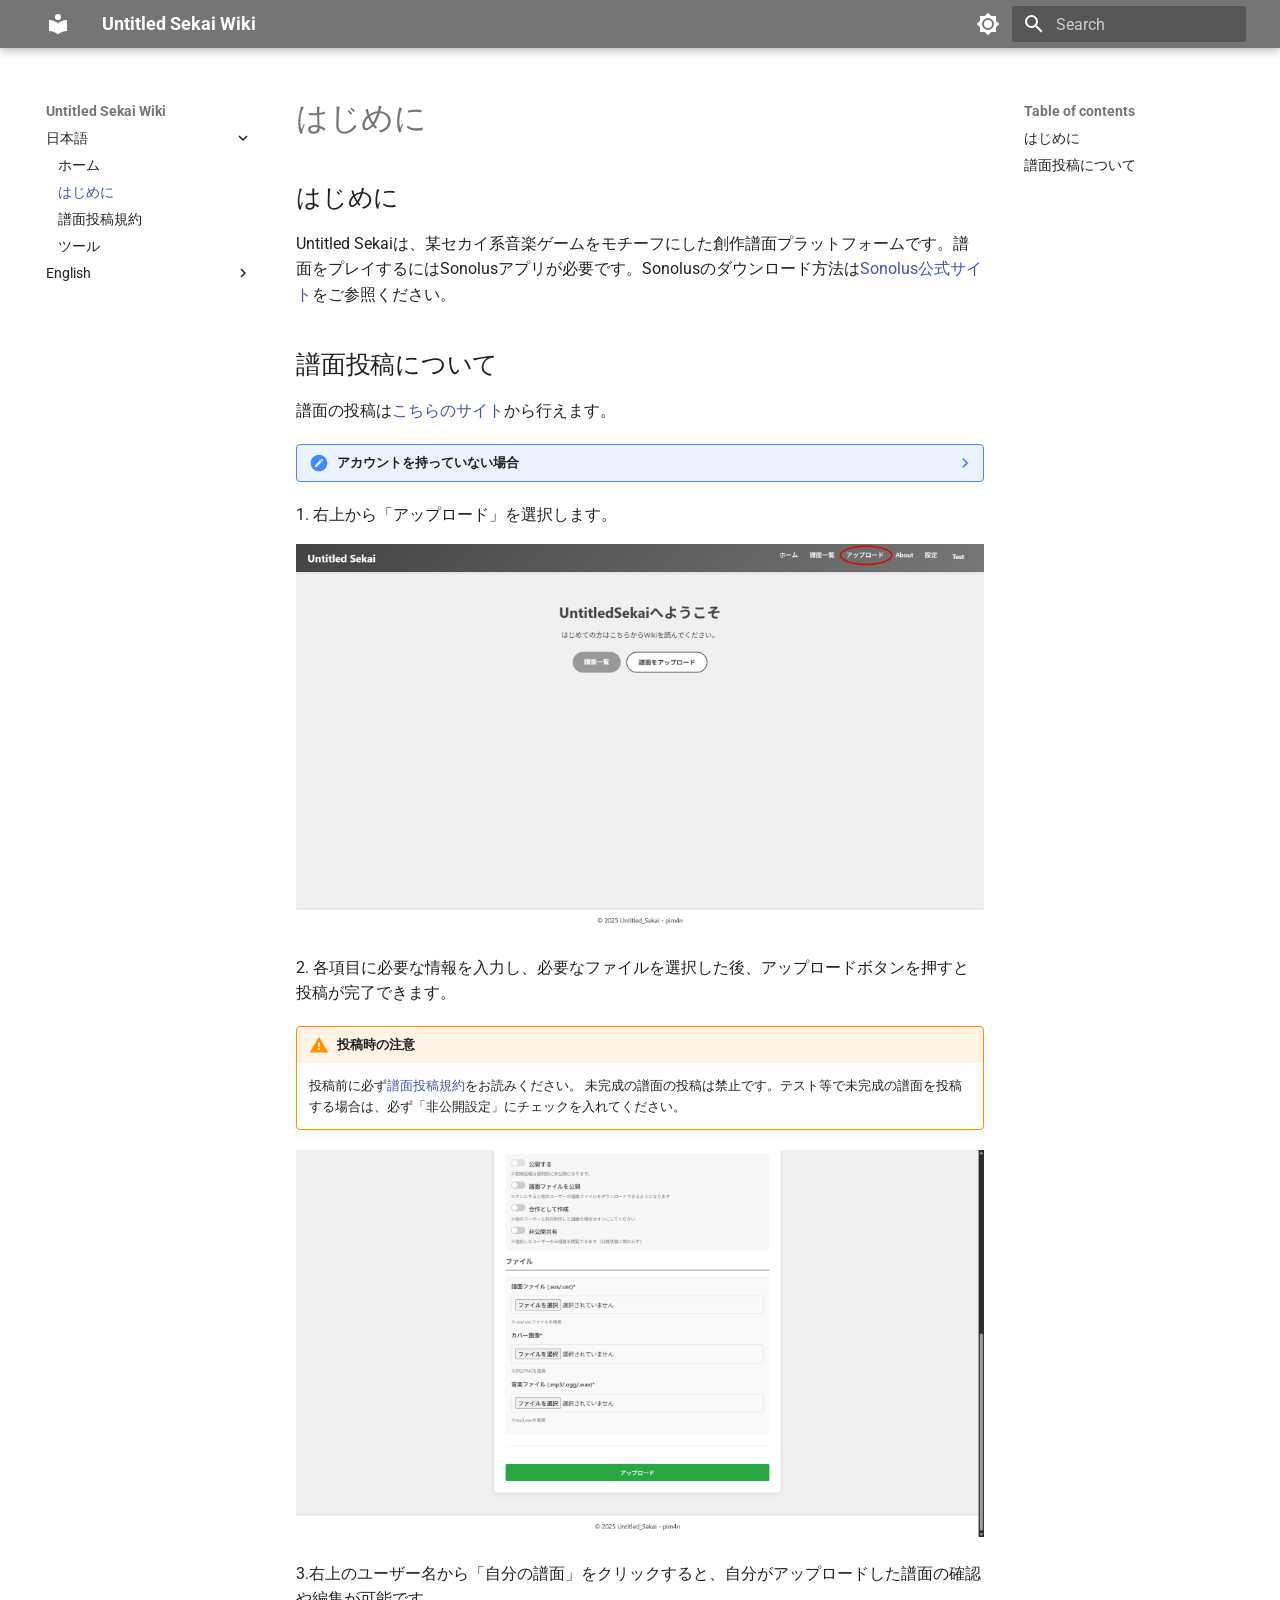
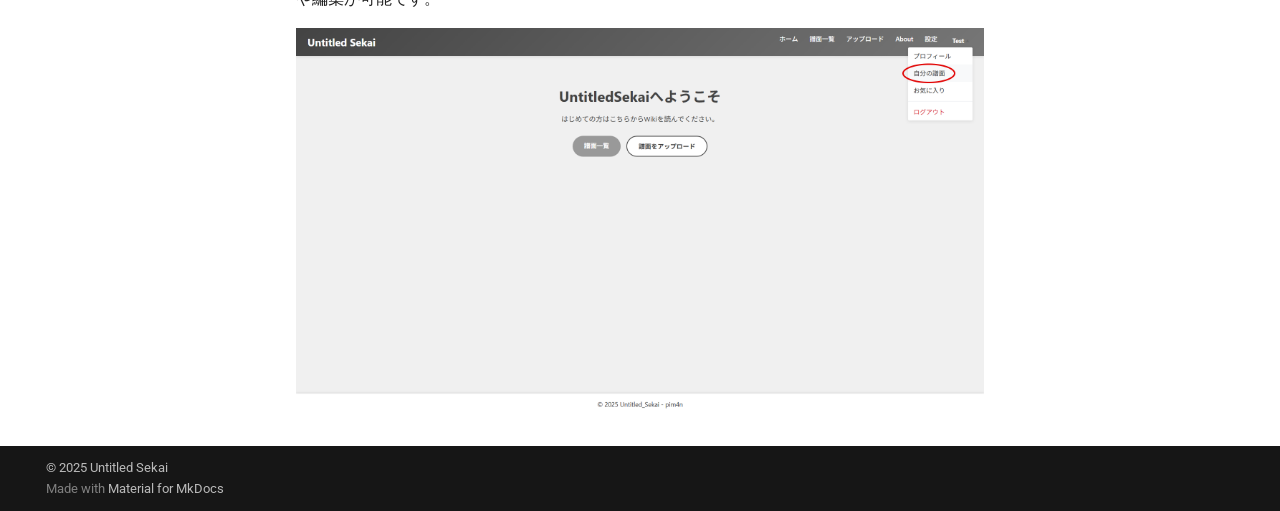
<file: start/index.html>
<!doctype html>
<html lang="en" class="no-js">
  <head>
    
      <meta charset="utf-8">
      <meta name="viewport" content="width=device-width,initial-scale=1">
      
      
      
      
        <link rel="prev" href="..">
      
      
        <link rel="next" href="../rule/">
      
      
      <link rel="icon" href="../assets/images/favicon.png">
      <meta name="generator" content="mkdocs-1.5.3, mkdocs-material-9.2.7">
    
    
      
        <title>はじめに - Untitled Sekai Wiki</title>
      
    
    
      <link rel="stylesheet" href="../assets/stylesheets/main.046329b4.min.css">
      
        
        <link rel="stylesheet" href="../assets/stylesheets/palette.85d0ee34.min.css">
      
      


    
    
      
    
    
      
        
        
        <link rel="preconnect" href="https://fonts.gstatic.com" crossorigin>
        <link rel="stylesheet" href="https://fonts.googleapis.com/css?family=Roboto:300,300i,400,400i,700,700i%7CRoboto+Mono:400,400i,700,700i&display=fallback">
        <style>:root{--md-text-font:"Roboto";--md-code-font:"Roboto Mono"}</style>
      
    
    
      <link rel="stylesheet" href="../stylesheets/extra.css">
    
    <script>__md_scope=new URL("..",location),__md_hash=e=>[...e].reduce((e,_)=>(e<<5)-e+_.charCodeAt(0),0),__md_get=(e,_=localStorage,t=__md_scope)=>JSON.parse(_.getItem(t.pathname+"."+e)),__md_set=(e,_,t=localStorage,a=__md_scope)=>{try{t.setItem(a.pathname+"."+e,JSON.stringify(_))}catch(e){}}</script>
    
      

    
    
    
  </head>
  
  
    
    
      
    
    
    
    
    <body dir="ltr" data-md-color-scheme="default" data-md-color-primary="grey" data-md-color-accent="indigo">
  
    
    
      <script>var palette=__md_get("__palette");if(palette&&"object"==typeof palette.color)for(var key of Object.keys(palette.color))document.body.setAttribute("data-md-color-"+key,palette.color[key])</script>
    
    <input class="md-toggle" data-md-toggle="drawer" type="checkbox" id="__drawer" autocomplete="off">
    <input class="md-toggle" data-md-toggle="search" type="checkbox" id="__search" autocomplete="off">
    <label class="md-overlay" for="__drawer"></label>
    <div data-md-component="skip">
      
        
        <a href="#_1" class="md-skip">
          Skip to content
        </a>
      
    </div>
    <div data-md-component="announce">
      
    </div>
    
    
      

  

<header class="md-header md-header--shadow" data-md-component="header">
  <nav class="md-header__inner md-grid" aria-label="Header">
    <a href=".." title="Untitled Sekai Wiki" class="md-header__button md-logo" aria-label="Untitled Sekai Wiki" data-md-component="logo">
      
  
  <svg xmlns="http://www.w3.org/2000/svg" viewBox="0 0 24 24"><path d="M12 8a3 3 0 0 0 3-3 3 3 0 0 0-3-3 3 3 0 0 0-3 3 3 3 0 0 0 3 3m0 3.54C9.64 9.35 6.5 8 3 8v11c3.5 0 6.64 1.35 9 3.54 2.36-2.19 5.5-3.54 9-3.54V8c-3.5 0-6.64 1.35-9 3.54Z"/></svg>

    </a>
    <label class="md-header__button md-icon" for="__drawer">
      
      <svg xmlns="http://www.w3.org/2000/svg" viewBox="0 0 24 24"><path d="M3 6h18v2H3V6m0 5h18v2H3v-2m0 5h18v2H3v-2Z"/></svg>
    </label>
    <div class="md-header__title" data-md-component="header-title">
      <div class="md-header__ellipsis">
        <div class="md-header__topic">
          <span class="md-ellipsis">
            Untitled Sekai Wiki
          </span>
        </div>
        <div class="md-header__topic" data-md-component="header-topic">
          <span class="md-ellipsis">
            
              はじめに
            
          </span>
        </div>
      </div>
    </div>
    
      
        <form class="md-header__option" data-md-component="palette">
  
    
    
    
    <input class="md-option" data-md-color-media="" data-md-color-scheme="default" data-md-color-primary="grey" data-md-color-accent="indigo"  aria-label="Switch to dark mode"  type="radio" name="__palette" id="__palette_1">
    
      <label class="md-header__button md-icon" title="Switch to dark mode" for="__palette_2" hidden>
        <svg xmlns="http://www.w3.org/2000/svg" viewBox="0 0 24 24"><path d="M12 8a4 4 0 0 0-4 4 4 4 0 0 0 4 4 4 4 0 0 0 4-4 4 4 0 0 0-4-4m0 10a6 6 0 0 1-6-6 6 6 0 0 1 6-6 6 6 0 0 1 6 6 6 6 0 0 1-6 6m8-9.31V4h-4.69L12 .69 8.69 4H4v4.69L.69 12 4 15.31V20h4.69L12 23.31 15.31 20H20v-4.69L23.31 12 20 8.69Z"/></svg>
      </label>
    
  
    
    
    
    <input class="md-option" data-md-color-media="" data-md-color-scheme="slate" data-md-color-primary="grey" data-md-color-accent="indigo"  aria-label="Switch to light mode"  type="radio" name="__palette" id="__palette_2">
    
      <label class="md-header__button md-icon" title="Switch to light mode" for="__palette_1" hidden>
        <svg xmlns="http://www.w3.org/2000/svg" viewBox="0 0 24 24"><path d="M12 18c-.89 0-1.74-.2-2.5-.55C11.56 16.5 13 14.42 13 12c0-2.42-1.44-4.5-3.5-5.45C10.26 6.2 11.11 6 12 6a6 6 0 0 1 6 6 6 6 0 0 1-6 6m8-9.31V4h-4.69L12 .69 8.69 4H4v4.69L.69 12 4 15.31V20h4.69L12 23.31 15.31 20H20v-4.69L23.31 12 20 8.69Z"/></svg>
      </label>
    
  
</form>
      
    
    
    
      <label class="md-header__button md-icon" for="__search">
        
        <svg xmlns="http://www.w3.org/2000/svg" viewBox="0 0 24 24"><path d="M9.5 3A6.5 6.5 0 0 1 16 9.5c0 1.61-.59 3.09-1.56 4.23l.27.27h.79l5 5-1.5 1.5-5-5v-.79l-.27-.27A6.516 6.516 0 0 1 9.5 16 6.5 6.5 0 0 1 3 9.5 6.5 6.5 0 0 1 9.5 3m0 2C7 5 5 7 5 9.5S7 14 9.5 14 14 12 14 9.5 12 5 9.5 5Z"/></svg>
      </label>
      <div class="md-search" data-md-component="search" role="dialog">
  <label class="md-search__overlay" for="__search"></label>
  <div class="md-search__inner" role="search">
    <form class="md-search__form" name="search">
      <input type="text" class="md-search__input" name="query" aria-label="Search" placeholder="Search" autocapitalize="off" autocorrect="off" autocomplete="off" spellcheck="false" data-md-component="search-query" required>
      <label class="md-search__icon md-icon" for="__search">
        
        <svg xmlns="http://www.w3.org/2000/svg" viewBox="0 0 24 24"><path d="M9.5 3A6.5 6.5 0 0 1 16 9.5c0 1.61-.59 3.09-1.56 4.23l.27.27h.79l5 5-1.5 1.5-5-5v-.79l-.27-.27A6.516 6.516 0 0 1 9.5 16 6.5 6.5 0 0 1 3 9.5 6.5 6.5 0 0 1 9.5 3m0 2C7 5 5 7 5 9.5S7 14 9.5 14 14 12 14 9.5 12 5 9.5 5Z"/></svg>
        
        <svg xmlns="http://www.w3.org/2000/svg" viewBox="0 0 24 24"><path d="M20 11v2H8l5.5 5.5-1.42 1.42L4.16 12l7.92-7.92L13.5 5.5 8 11h12Z"/></svg>
      </label>
      <nav class="md-search__options" aria-label="Search">
        
        <button type="reset" class="md-search__icon md-icon" title="Clear" aria-label="Clear" tabindex="-1">
          
          <svg xmlns="http://www.w3.org/2000/svg" viewBox="0 0 24 24"><path d="M19 6.41 17.59 5 12 10.59 6.41 5 5 6.41 10.59 12 5 17.59 6.41 19 12 13.41 17.59 19 19 17.59 13.41 12 19 6.41Z"/></svg>
        </button>
      </nav>
      
    </form>
    <div class="md-search__output">
      <div class="md-search__scrollwrap" data-md-scrollfix>
        <div class="md-search-result" data-md-component="search-result">
          <div class="md-search-result__meta">
            Initializing search
          </div>
          <ol class="md-search-result__list" role="presentation"></ol>
        </div>
      </div>
    </div>
  </div>
</div>
    
    
  </nav>
  
</header>
    
    <div class="md-container" data-md-component="container">
      
      
        
          
        
      
      <main class="md-main" data-md-component="main">
        <div class="md-main__inner md-grid">
          
            
              
              <div class="md-sidebar md-sidebar--primary" data-md-component="sidebar" data-md-type="navigation" >
                <div class="md-sidebar__scrollwrap">
                  <div class="md-sidebar__inner">
                    



<nav class="md-nav md-nav--primary" aria-label="Navigation" data-md-level="0">
  <label class="md-nav__title" for="__drawer">
    <a href=".." title="Untitled Sekai Wiki" class="md-nav__button md-logo" aria-label="Untitled Sekai Wiki" data-md-component="logo">
      
  
  <svg xmlns="http://www.w3.org/2000/svg" viewBox="0 0 24 24"><path d="M12 8a3 3 0 0 0 3-3 3 3 0 0 0-3-3 3 3 0 0 0-3 3 3 3 0 0 0 3 3m0 3.54C9.64 9.35 6.5 8 3 8v11c3.5 0 6.64 1.35 9 3.54 2.36-2.19 5.5-3.54 9-3.54V8c-3.5 0-6.64 1.35-9 3.54Z"/></svg>

    </a>
    Untitled Sekai Wiki
  </label>
  
  <ul class="md-nav__list" data-md-scrollfix>
    
      
      
  
  
    
  
  
    
    
    
    <li class="md-nav__item md-nav__item--active md-nav__item--nested">
      
        
        
        
        
        <input class="md-nav__toggle md-toggle " type="checkbox" id="__nav_1" checked>
        
          <label class="md-nav__link" for="__nav_1" id="__nav_1_label" tabindex="0">
            
  
  <span class="md-ellipsis">
    日本語
  </span>
  

            <span class="md-nav__icon md-icon"></span>
          </label>
        
        <nav class="md-nav" data-md-level="1" aria-labelledby="__nav_1_label" aria-expanded="true">
          <label class="md-nav__title" for="__nav_1">
            <span class="md-nav__icon md-icon"></span>
            日本語
          </label>
          <ul class="md-nav__list" data-md-scrollfix>
            
              
                
  
  
  
    <li class="md-nav__item">
      <a href=".." class="md-nav__link">
        
  
  <span class="md-ellipsis">
    ホーム
  </span>
  

      </a>
    </li>
  

              
            
              
                
  
  
    
  
  
    <li class="md-nav__item md-nav__item--active">
      
      <input class="md-nav__toggle md-toggle" type="checkbox" id="__toc">
      
      
      
        <label class="md-nav__link md-nav__link--active" for="__toc">
          
  
  <span class="md-ellipsis">
    はじめに
  </span>
  

          <span class="md-nav__icon md-icon"></span>
        </label>
      
      <a href="./" class="md-nav__link md-nav__link--active">
        
  
  <span class="md-ellipsis">
    はじめに
  </span>
  

      </a>
      
        

<nav class="md-nav md-nav--secondary" aria-label="Table of contents">
  
  
  
  
    <label class="md-nav__title" for="__toc">
      <span class="md-nav__icon md-icon"></span>
      Table of contents
    </label>
    <ul class="md-nav__list" data-md-component="toc" data-md-scrollfix>
      
        <li class="md-nav__item">
  <a href="#_1" class="md-nav__link">
    はじめに
  </a>
  
</li>
      
        <li class="md-nav__item">
  <a href="#_2" class="md-nav__link">
    譜面投稿について
  </a>
  
</li>
      
    </ul>
  
</nav>
      
    </li>
  

              
            
              
                
  
  
  
    <li class="md-nav__item">
      <a href="../rule/" class="md-nav__link">
        
  
  <span class="md-ellipsis">
    譜面投稿規約
  </span>
  

      </a>
    </li>
  

              
            
              
                
  
  
  
    <li class="md-nav__item">
      <a href="../tools/" class="md-nav__link">
        
  
  <span class="md-ellipsis">
    ツール
  </span>
  

      </a>
    </li>
  

              
            
          </ul>
        </nav>
      
    </li>
  

    
      
      
  
  
  
    
    
    
    <li class="md-nav__item md-nav__item--nested">
      
        
        
        
        
        <input class="md-nav__toggle md-toggle " type="checkbox" id="__nav_2" >
        
          <label class="md-nav__link" for="__nav_2" id="__nav_2_label" tabindex="0">
            
  
  <span class="md-ellipsis">
    English
  </span>
  

            <span class="md-nav__icon md-icon"></span>
          </label>
        
        <nav class="md-nav" data-md-level="1" aria-labelledby="__nav_2_label" aria-expanded="false">
          <label class="md-nav__title" for="__nav_2">
            <span class="md-nav__icon md-icon"></span>
            English
          </label>
          <ul class="md-nav__list" data-md-scrollfix>
            
              
                
  
  
  
    <li class="md-nav__item">
      <a href="../en/" class="md-nav__link">
        
  
  <span class="md-ellipsis">
    Home
  </span>
  

      </a>
    </li>
  

              
            
              
                
  
  
  
    <li class="md-nav__item">
      <a href="../en/start/" class="md-nav__link">
        
  
  <span class="md-ellipsis">
    Getting Started
  </span>
  

      </a>
    </li>
  

              
            
              
                
  
  
  
    <li class="md-nav__item">
      <a href="../en/rule/" class="md-nav__link">
        
  
  <span class="md-ellipsis">
    Chart Submission Rules
  </span>
  

      </a>
    </li>
  

              
            
              
                
  
  
  
    <li class="md-nav__item">
      <a href="../en/tools/" class="md-nav__link">
        
  
  <span class="md-ellipsis">
    Tools
  </span>
  

      </a>
    </li>
  

              
            
          </ul>
        </nav>
      
    </li>
  

    
  </ul>
</nav>
                  </div>
                </div>
              </div>
            
            
              
              <div class="md-sidebar md-sidebar--secondary" data-md-component="sidebar" data-md-type="toc" >
                <div class="md-sidebar__scrollwrap">
                  <div class="md-sidebar__inner">
                    

<nav class="md-nav md-nav--secondary" aria-label="Table of contents">
  
  
  
  
    <label class="md-nav__title" for="__toc">
      <span class="md-nav__icon md-icon"></span>
      Table of contents
    </label>
    <ul class="md-nav__list" data-md-component="toc" data-md-scrollfix>
      
        <li class="md-nav__item">
  <a href="#_1" class="md-nav__link">
    はじめに
  </a>
  
</li>
      
        <li class="md-nav__item">
  <a href="#_2" class="md-nav__link">
    譜面投稿について
  </a>
  
</li>
      
    </ul>
  
</nav>
                  </div>
                </div>
              </div>
            
          
          
            <div class="md-content" data-md-component="content">
              <article class="md-content__inner md-typeset">
                
                  


  <h1>はじめに</h1>

<h2 id="_1">はじめに</h2>
<p>Untitled Sekaiは、某セカイ系音楽ゲームをモチーフにした創作譜面プラットフォームです。譜面をプレイするにはSonolusアプリが必要です。Sonolusのダウンロード方法は<a href="https://sonolus.com/ja">Sonolus公式サイト</a>をご参照ください。</p>
<h2 id="_2">譜面投稿について</h2>
<p>譜面の投稿は<a href="https://untitled-sekai.pim4n-net.com/">こちらのサイト</a>から行えます。</p>
<details class="note">
<summary>アカウントを持っていない場合</summary>
<p>譜面を投稿するには、アカウントの作成とSonolusアプリでの認証が必要です。以下の手順に従ってください。</p>
<p>1.​ Untitled Sekaiのサイトを開き、画面右上の「ログイン」を選択します。</p>
<p><img alt="1" src="../images/x1.png" /></p>
<p>2.​ ユーザー名とパスワードを入力して「ログイン」をします。アカウントをお持ちでない場合は「新規登録」を押して登録後、再度「ログイン」してください。</p>
<p><img alt="2" src="../images/x2.png" /></p>
<p>3.​ 右上の自分の名前を選択した後に、「プロフィール」を選択します。</p>
<p><img alt="3" src="../images/x3.png" /></p>
<p>4.​「Sonolusで認証する」を選択します。</p>
<p><img alt="4" src="../images/x4.png" /></p>
<p>5.​ 表示されたQRコードをスマートフォンやタブレットで読み取り、Sonolusアプリ内で認証を行ってください。</p>
<div class="admonition tip">
<p class="admonition-title">認証がされない場合</p>
<p>Sonolus側認証が完了しUntitled Sekaiのサイトに戻った際、認証がされない場合はページを再読み込みしてください。</p>
</div>
<p><img alt="5" src="../images/x5.png" /></p>
</details>
<p>1.​ 右上から「アップロード」を選択します。</p>
<p><img alt="6" src="../images/x6.png" /></p>
<p>2.​ 各項目に必要な情報を入力し、必要なファイルを選択した後、アップロードボタンを押すと投稿が完了できます。</p>
<div class="admonition warning">
<p class="admonition-title">投稿時の注意</p>
<p>投稿前に必ず<a href="../rule/">譜面投稿規約</a>をお読みください。
未完成の譜面の投稿は禁止です。テスト等で未完成の譜面を投稿する場合は、必ず「非公開設定」にチェックを入れてください。</p>
</div>
<p><img alt="7" src="../images/x7.png" /></p>
<p>3.​右上のユーザー名から「自分の譜面」をクリックすると、自分がアップロードした譜面の確認や編集が可能です。</p>
<p><img alt="8" src="../images/x8.png" /></p>





                
              </article>
            </div>
          
          
        </div>
        
      </main>
      
        <footer class="md-footer">
  
  <div class="md-footer-meta md-typeset">
    <div class="md-footer-meta__inner md-grid">
      <div class="md-copyright">
  
    <div class="md-copyright__highlight">
      &copy; 2025 Untitled Sekai
    </div>
  
  
    Made with
    <a href="https://squidfunk.github.io/mkdocs-material/" target="_blank" rel="noopener">
      Material for MkDocs
    </a>
  
</div>
      
    </div>
  </div>
</footer>
      
    </div>
    <div class="md-dialog" data-md-component="dialog">
      <div class="md-dialog__inner md-typeset"></div>
    </div>
    
    <script id="__config" type="application/json">{"base": "..", "features": [], "search": "../assets/javascripts/workers/search.dfff1995.min.js", "translations": {"clipboard.copied": "Copied to clipboard", "clipboard.copy": "Copy to clipboard", "search.result.more.one": "1 more on this page", "search.result.more.other": "# more on this page", "search.result.none": "No matching documents", "search.result.one": "1 matching document", "search.result.other": "# matching documents", "search.result.placeholder": "Type to start searching", "search.result.term.missing": "Missing", "select.version": "Select version"}}</script>
    
    
      <script src="../assets/javascripts/bundle.dff1b7c8.min.js"></script>
      
    
  </body>
</html>
</file>
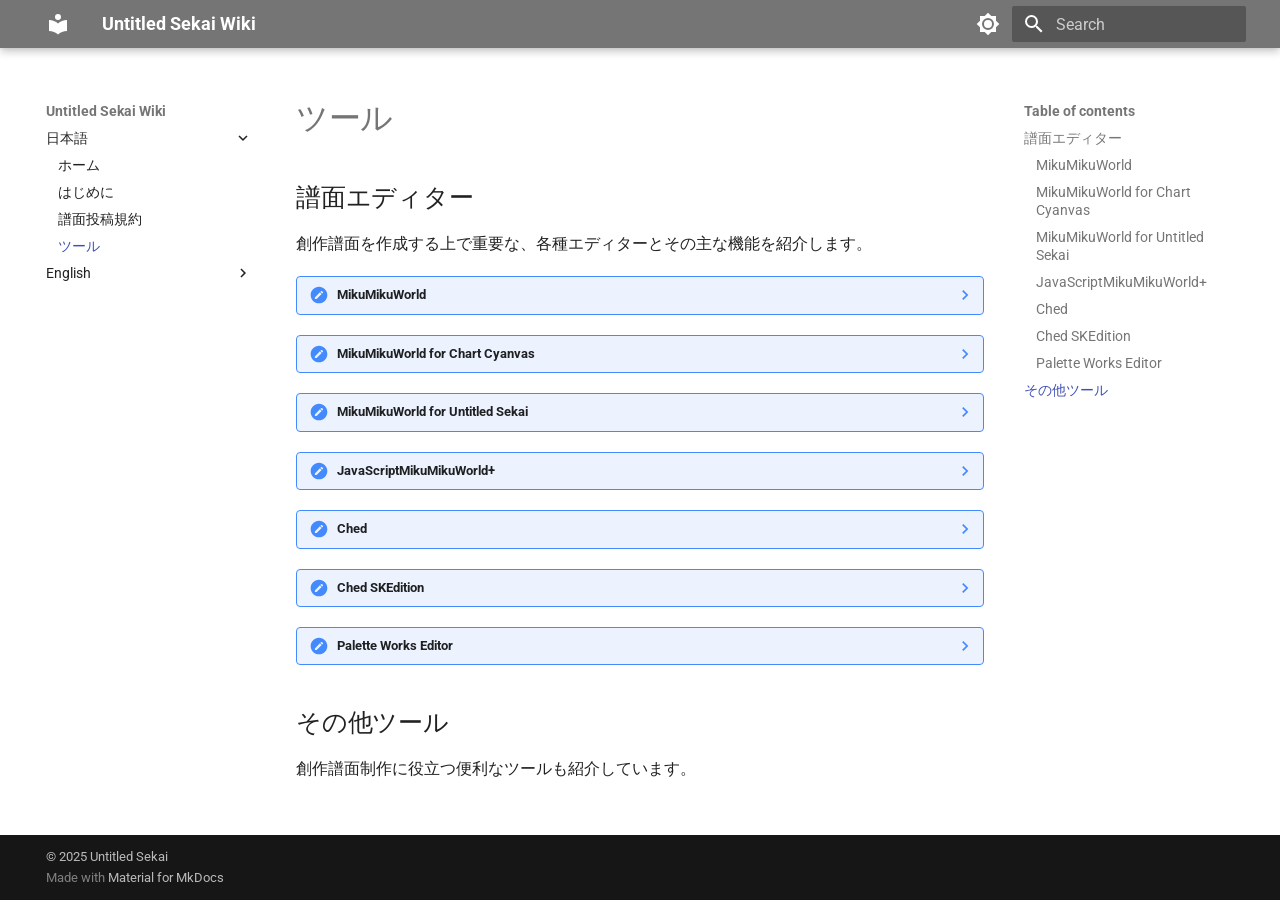
<file: tools/index.html>
<!doctype html>
<html lang="en" class="no-js">
  <head>
    
      <meta charset="utf-8">
      <meta name="viewport" content="width=device-width,initial-scale=1">
      
      
      
      
        <link rel="prev" href="../rule/">
      
      
        <link rel="next" href="../en/">
      
      
      <link rel="icon" href="../assets/images/favicon.png">
      <meta name="generator" content="mkdocs-1.5.3, mkdocs-material-9.2.7">
    
    
      
        <title>ツール - Untitled Sekai Wiki</title>
      
    
    
      <link rel="stylesheet" href="../assets/stylesheets/main.046329b4.min.css">
      
        
        <link rel="stylesheet" href="../assets/stylesheets/palette.85d0ee34.min.css">
      
      


    
    
      
    
    
      
        
        
        <link rel="preconnect" href="https://fonts.gstatic.com" crossorigin>
        <link rel="stylesheet" href="https://fonts.googleapis.com/css?family=Roboto:300,300i,400,400i,700,700i%7CRoboto+Mono:400,400i,700,700i&display=fallback">
        <style>:root{--md-text-font:"Roboto";--md-code-font:"Roboto Mono"}</style>
      
    
    
      <link rel="stylesheet" href="../stylesheets/extra.css">
    
    <script>__md_scope=new URL("..",location),__md_hash=e=>[...e].reduce((e,_)=>(e<<5)-e+_.charCodeAt(0),0),__md_get=(e,_=localStorage,t=__md_scope)=>JSON.parse(_.getItem(t.pathname+"."+e)),__md_set=(e,_,t=localStorage,a=__md_scope)=>{try{t.setItem(a.pathname+"."+e,JSON.stringify(_))}catch(e){}}</script>
    
      

    
    
    
  </head>
  
  
    
    
      
    
    
    
    
    <body dir="ltr" data-md-color-scheme="default" data-md-color-primary="grey" data-md-color-accent="indigo">
  
    
    
      <script>var palette=__md_get("__palette");if(palette&&"object"==typeof palette.color)for(var key of Object.keys(palette.color))document.body.setAttribute("data-md-color-"+key,palette.color[key])</script>
    
    <input class="md-toggle" data-md-toggle="drawer" type="checkbox" id="__drawer" autocomplete="off">
    <input class="md-toggle" data-md-toggle="search" type="checkbox" id="__search" autocomplete="off">
    <label class="md-overlay" for="__drawer"></label>
    <div data-md-component="skip">
      
        
        <a href="#_1" class="md-skip">
          Skip to content
        </a>
      
    </div>
    <div data-md-component="announce">
      
    </div>
    
    
      

  

<header class="md-header md-header--shadow" data-md-component="header">
  <nav class="md-header__inner md-grid" aria-label="Header">
    <a href=".." title="Untitled Sekai Wiki" class="md-header__button md-logo" aria-label="Untitled Sekai Wiki" data-md-component="logo">
      
  
  <svg xmlns="http://www.w3.org/2000/svg" viewBox="0 0 24 24"><path d="M12 8a3 3 0 0 0 3-3 3 3 0 0 0-3-3 3 3 0 0 0-3 3 3 3 0 0 0 3 3m0 3.54C9.64 9.35 6.5 8 3 8v11c3.5 0 6.64 1.35 9 3.54 2.36-2.19 5.5-3.54 9-3.54V8c-3.5 0-6.64 1.35-9 3.54Z"/></svg>

    </a>
    <label class="md-header__button md-icon" for="__drawer">
      
      <svg xmlns="http://www.w3.org/2000/svg" viewBox="0 0 24 24"><path d="M3 6h18v2H3V6m0 5h18v2H3v-2m0 5h18v2H3v-2Z"/></svg>
    </label>
    <div class="md-header__title" data-md-component="header-title">
      <div class="md-header__ellipsis">
        <div class="md-header__topic">
          <span class="md-ellipsis">
            Untitled Sekai Wiki
          </span>
        </div>
        <div class="md-header__topic" data-md-component="header-topic">
          <span class="md-ellipsis">
            
              ツール
            
          </span>
        </div>
      </div>
    </div>
    
      
        <form class="md-header__option" data-md-component="palette">
  
    
    
    
    <input class="md-option" data-md-color-media="" data-md-color-scheme="default" data-md-color-primary="grey" data-md-color-accent="indigo"  aria-label="Switch to dark mode"  type="radio" name="__palette" id="__palette_1">
    
      <label class="md-header__button md-icon" title="Switch to dark mode" for="__palette_2" hidden>
        <svg xmlns="http://www.w3.org/2000/svg" viewBox="0 0 24 24"><path d="M12 8a4 4 0 0 0-4 4 4 4 0 0 0 4 4 4 4 0 0 0 4-4 4 4 0 0 0-4-4m0 10a6 6 0 0 1-6-6 6 6 0 0 1 6-6 6 6 0 0 1 6 6 6 6 0 0 1-6 6m8-9.31V4h-4.69L12 .69 8.69 4H4v4.69L.69 12 4 15.31V20h4.69L12 23.31 15.31 20H20v-4.69L23.31 12 20 8.69Z"/></svg>
      </label>
    
  
    
    
    
    <input class="md-option" data-md-color-media="" data-md-color-scheme="slate" data-md-color-primary="grey" data-md-color-accent="indigo"  aria-label="Switch to light mode"  type="radio" name="__palette" id="__palette_2">
    
      <label class="md-header__button md-icon" title="Switch to light mode" for="__palette_1" hidden>
        <svg xmlns="http://www.w3.org/2000/svg" viewBox="0 0 24 24"><path d="M12 18c-.89 0-1.74-.2-2.5-.55C11.56 16.5 13 14.42 13 12c0-2.42-1.44-4.5-3.5-5.45C10.26 6.2 11.11 6 12 6a6 6 0 0 1 6 6 6 6 0 0 1-6 6m8-9.31V4h-4.69L12 .69 8.69 4H4v4.69L.69 12 4 15.31V20h4.69L12 23.31 15.31 20H20v-4.69L23.31 12 20 8.69Z"/></svg>
      </label>
    
  
</form>
      
    
    
    
      <label class="md-header__button md-icon" for="__search">
        
        <svg xmlns="http://www.w3.org/2000/svg" viewBox="0 0 24 24"><path d="M9.5 3A6.5 6.5 0 0 1 16 9.5c0 1.61-.59 3.09-1.56 4.23l.27.27h.79l5 5-1.5 1.5-5-5v-.79l-.27-.27A6.516 6.516 0 0 1 9.5 16 6.5 6.5 0 0 1 3 9.5 6.5 6.5 0 0 1 9.5 3m0 2C7 5 5 7 5 9.5S7 14 9.5 14 14 12 14 9.5 12 5 9.5 5Z"/></svg>
      </label>
      <div class="md-search" data-md-component="search" role="dialog">
  <label class="md-search__overlay" for="__search"></label>
  <div class="md-search__inner" role="search">
    <form class="md-search__form" name="search">
      <input type="text" class="md-search__input" name="query" aria-label="Search" placeholder="Search" autocapitalize="off" autocorrect="off" autocomplete="off" spellcheck="false" data-md-component="search-query" required>
      <label class="md-search__icon md-icon" for="__search">
        
        <svg xmlns="http://www.w3.org/2000/svg" viewBox="0 0 24 24"><path d="M9.5 3A6.5 6.5 0 0 1 16 9.5c0 1.61-.59 3.09-1.56 4.23l.27.27h.79l5 5-1.5 1.5-5-5v-.79l-.27-.27A6.516 6.516 0 0 1 9.5 16 6.5 6.5 0 0 1 3 9.5 6.5 6.5 0 0 1 9.5 3m0 2C7 5 5 7 5 9.5S7 14 9.5 14 14 12 14 9.5 12 5 9.5 5Z"/></svg>
        
        <svg xmlns="http://www.w3.org/2000/svg" viewBox="0 0 24 24"><path d="M20 11v2H8l5.5 5.5-1.42 1.42L4.16 12l7.92-7.92L13.5 5.5 8 11h12Z"/></svg>
      </label>
      <nav class="md-search__options" aria-label="Search">
        
        <button type="reset" class="md-search__icon md-icon" title="Clear" aria-label="Clear" tabindex="-1">
          
          <svg xmlns="http://www.w3.org/2000/svg" viewBox="0 0 24 24"><path d="M19 6.41 17.59 5 12 10.59 6.41 5 5 6.41 10.59 12 5 17.59 6.41 19 12 13.41 17.59 19 19 17.59 13.41 12 19 6.41Z"/></svg>
        </button>
      </nav>
      
    </form>
    <div class="md-search__output">
      <div class="md-search__scrollwrap" data-md-scrollfix>
        <div class="md-search-result" data-md-component="search-result">
          <div class="md-search-result__meta">
            Initializing search
          </div>
          <ol class="md-search-result__list" role="presentation"></ol>
        </div>
      </div>
    </div>
  </div>
</div>
    
    
  </nav>
  
</header>
    
    <div class="md-container" data-md-component="container">
      
      
        
          
        
      
      <main class="md-main" data-md-component="main">
        <div class="md-main__inner md-grid">
          
            
              
              <div class="md-sidebar md-sidebar--primary" data-md-component="sidebar" data-md-type="navigation" >
                <div class="md-sidebar__scrollwrap">
                  <div class="md-sidebar__inner">
                    



<nav class="md-nav md-nav--primary" aria-label="Navigation" data-md-level="0">
  <label class="md-nav__title" for="__drawer">
    <a href=".." title="Untitled Sekai Wiki" class="md-nav__button md-logo" aria-label="Untitled Sekai Wiki" data-md-component="logo">
      
  
  <svg xmlns="http://www.w3.org/2000/svg" viewBox="0 0 24 24"><path d="M12 8a3 3 0 0 0 3-3 3 3 0 0 0-3-3 3 3 0 0 0-3 3 3 3 0 0 0 3 3m0 3.54C9.64 9.35 6.5 8 3 8v11c3.5 0 6.64 1.35 9 3.54 2.36-2.19 5.5-3.54 9-3.54V8c-3.5 0-6.64 1.35-9 3.54Z"/></svg>

    </a>
    Untitled Sekai Wiki
  </label>
  
  <ul class="md-nav__list" data-md-scrollfix>
    
      
      
  
  
    
  
  
    
    
    
    <li class="md-nav__item md-nav__item--active md-nav__item--nested">
      
        
        
        
        
        <input class="md-nav__toggle md-toggle " type="checkbox" id="__nav_1" checked>
        
          <label class="md-nav__link" for="__nav_1" id="__nav_1_label" tabindex="0">
            
  
  <span class="md-ellipsis">
    日本語
  </span>
  

            <span class="md-nav__icon md-icon"></span>
          </label>
        
        <nav class="md-nav" data-md-level="1" aria-labelledby="__nav_1_label" aria-expanded="true">
          <label class="md-nav__title" for="__nav_1">
            <span class="md-nav__icon md-icon"></span>
            日本語
          </label>
          <ul class="md-nav__list" data-md-scrollfix>
            
              
                
  
  
  
    <li class="md-nav__item">
      <a href=".." class="md-nav__link">
        
  
  <span class="md-ellipsis">
    ホーム
  </span>
  

      </a>
    </li>
  

              
            
              
                
  
  
  
    <li class="md-nav__item">
      <a href="../start/" class="md-nav__link">
        
  
  <span class="md-ellipsis">
    はじめに
  </span>
  

      </a>
    </li>
  

              
            
              
                
  
  
  
    <li class="md-nav__item">
      <a href="../rule/" class="md-nav__link">
        
  
  <span class="md-ellipsis">
    譜面投稿規約
  </span>
  

      </a>
    </li>
  

              
            
              
                
  
  
    
  
  
    <li class="md-nav__item md-nav__item--active">
      
      <input class="md-nav__toggle md-toggle" type="checkbox" id="__toc">
      
      
      
        <label class="md-nav__link md-nav__link--active" for="__toc">
          
  
  <span class="md-ellipsis">
    ツール
  </span>
  

          <span class="md-nav__icon md-icon"></span>
        </label>
      
      <a href="./" class="md-nav__link md-nav__link--active">
        
  
  <span class="md-ellipsis">
    ツール
  </span>
  

      </a>
      
        

<nav class="md-nav md-nav--secondary" aria-label="Table of contents">
  
  
  
  
    <label class="md-nav__title" for="__toc">
      <span class="md-nav__icon md-icon"></span>
      Table of contents
    </label>
    <ul class="md-nav__list" data-md-component="toc" data-md-scrollfix>
      
        <li class="md-nav__item">
  <a href="#_1" class="md-nav__link">
    譜面エディター
  </a>
  
    <nav class="md-nav" aria-label="譜面エディター">
      <ul class="md-nav__list">
        
          <li class="md-nav__item">
  <a href="#mikumikuworld" class="md-nav__link">
    MikuMikuWorld
  </a>
  
</li>
        
          <li class="md-nav__item">
  <a href="#mikumikuworld-for-chart-cyanvas" class="md-nav__link">
    MikuMikuWorld for Chart Cyanvas
  </a>
  
</li>
        
          <li class="md-nav__item">
  <a href="#mikumikuworld-for-untitled-sekai" class="md-nav__link">
    MikuMikuWorld for Untitled Sekai
  </a>
  
</li>
        
          <li class="md-nav__item">
  <a href="#javascriptmikumikuworld" class="md-nav__link">
    JavaScriptMikuMikuWorld+
  </a>
  
</li>
        
          <li class="md-nav__item">
  <a href="#ched" class="md-nav__link">
    Ched
  </a>
  
</li>
        
          <li class="md-nav__item">
  <a href="#ched-skedition" class="md-nav__link">
    Ched SKEdition
  </a>
  
</li>
        
          <li class="md-nav__item">
  <a href="#palette-works-editor" class="md-nav__link">
    Palette Works Editor
  </a>
  
</li>
        
      </ul>
    </nav>
  
</li>
      
        <li class="md-nav__item">
  <a href="#_2" class="md-nav__link">
    その他ツール
  </a>
  
</li>
      
    </ul>
  
</nav>
      
    </li>
  

              
            
          </ul>
        </nav>
      
    </li>
  

    
      
      
  
  
  
    
    
    
    <li class="md-nav__item md-nav__item--nested">
      
        
        
        
        
        <input class="md-nav__toggle md-toggle " type="checkbox" id="__nav_2" >
        
          <label class="md-nav__link" for="__nav_2" id="__nav_2_label" tabindex="0">
            
  
  <span class="md-ellipsis">
    English
  </span>
  

            <span class="md-nav__icon md-icon"></span>
          </label>
        
        <nav class="md-nav" data-md-level="1" aria-labelledby="__nav_2_label" aria-expanded="false">
          <label class="md-nav__title" for="__nav_2">
            <span class="md-nav__icon md-icon"></span>
            English
          </label>
          <ul class="md-nav__list" data-md-scrollfix>
            
              
                
  
  
  
    <li class="md-nav__item">
      <a href="../en/" class="md-nav__link">
        
  
  <span class="md-ellipsis">
    Home
  </span>
  

      </a>
    </li>
  

              
            
              
                
  
  
  
    <li class="md-nav__item">
      <a href="../en/start/" class="md-nav__link">
        
  
  <span class="md-ellipsis">
    Getting Started
  </span>
  

      </a>
    </li>
  

              
            
              
                
  
  
  
    <li class="md-nav__item">
      <a href="../en/rule/" class="md-nav__link">
        
  
  <span class="md-ellipsis">
    Chart Submission Rules
  </span>
  

      </a>
    </li>
  

              
            
              
                
  
  
  
    <li class="md-nav__item">
      <a href="../en/tools/" class="md-nav__link">
        
  
  <span class="md-ellipsis">
    Tools
  </span>
  

      </a>
    </li>
  

              
            
          </ul>
        </nav>
      
    </li>
  

    
  </ul>
</nav>
                  </div>
                </div>
              </div>
            
            
              
              <div class="md-sidebar md-sidebar--secondary" data-md-component="sidebar" data-md-type="toc" >
                <div class="md-sidebar__scrollwrap">
                  <div class="md-sidebar__inner">
                    

<nav class="md-nav md-nav--secondary" aria-label="Table of contents">
  
  
  
  
    <label class="md-nav__title" for="__toc">
      <span class="md-nav__icon md-icon"></span>
      Table of contents
    </label>
    <ul class="md-nav__list" data-md-component="toc" data-md-scrollfix>
      
        <li class="md-nav__item">
  <a href="#_1" class="md-nav__link">
    譜面エディター
  </a>
  
    <nav class="md-nav" aria-label="譜面エディター">
      <ul class="md-nav__list">
        
          <li class="md-nav__item">
  <a href="#mikumikuworld" class="md-nav__link">
    MikuMikuWorld
  </a>
  
</li>
        
          <li class="md-nav__item">
  <a href="#mikumikuworld-for-chart-cyanvas" class="md-nav__link">
    MikuMikuWorld for Chart Cyanvas
  </a>
  
</li>
        
          <li class="md-nav__item">
  <a href="#mikumikuworld-for-untitled-sekai" class="md-nav__link">
    MikuMikuWorld for Untitled Sekai
  </a>
  
</li>
        
          <li class="md-nav__item">
  <a href="#javascriptmikumikuworld" class="md-nav__link">
    JavaScriptMikuMikuWorld+
  </a>
  
</li>
        
          <li class="md-nav__item">
  <a href="#ched" class="md-nav__link">
    Ched
  </a>
  
</li>
        
          <li class="md-nav__item">
  <a href="#ched-skedition" class="md-nav__link">
    Ched SKEdition
  </a>
  
</li>
        
          <li class="md-nav__item">
  <a href="#palette-works-editor" class="md-nav__link">
    Palette Works Editor
  </a>
  
</li>
        
      </ul>
    </nav>
  
</li>
      
        <li class="md-nav__item">
  <a href="#_2" class="md-nav__link">
    その他ツール
  </a>
  
</li>
      
    </ul>
  
</nav>
                  </div>
                </div>
              </div>
            
          
          
            <div class="md-content" data-md-component="content">
              <article class="md-content__inner md-typeset">
                
                  


  <h1>ツール</h1>

<h2 id="_1">譜面エディター</h2>
<p>創作譜面を作成する上で重要な、各種エディターとその主な機能を紹介します。</p>
<details class="note">
<summary>MikuMikuWorld</summary>
<h3 id="mikumikuworld">MikuMikuWorld</h3>
<p>crash5band氏が開発した創作譜面エディターです。略称は「純正ミクワ」または「純正MMW」です。</p>
<p><a href="https://github.com/crash5band/MikuMikuWorld/releases">ダウンロードはこちら</a></p>
</details>
<details class="note">
<summary>MikuMikuWorld for Chart Cyanvas</summary>
<h3 id="mikumikuworld-for-chart-cyanvas">MikuMikuWorld for Chart Cyanvas</h3>
<p>名無し。氏が改良したMikuMikuWorldです。略称は「MMW4CC」です。現在「ミクワ」と呼ばれる場合は、主にこちらを指すことが多いです。「改造ミクワ」と呼ばれ ることもあります。特にこだわりがなければ、こちらの利用を推奨します。</p>
<p><a href="https://github.com/sevenc-nanashi/MikuMikuWorld4CC/releases">ダウンロードはこちら</a></p>
<details class="tip">
<summary>主な機能</summary>
<ul>
<li>
<p>ハイスピード補完機能</p>
<ul>
<li>選択範囲内のハイスピードの最初と最後の間を、任意の間隔で一定の上昇・下降幅で自動補完します。</li>
<li>例：ハイスピードを選択し、右クリックメニュー下部の「ハイスピードを補完」をクリックで完了します。</li>
</ul>
</li>
<li>
<p>最初・最後に合わせて縮める機能</p>
<ul>
<li>選択したノーツの前後の位置関係を保ったまま、間隔を極限まで縮めます。</li>
<li>例：「最初に合わせる」場合はノーツを選択し、右クリックメニュー中央下の「縮める（最初に合わせる）」をクリックします。</li>
<li>ノーツ以外にも、スライド・ガイドの始点・終点・中継点、ハイスピードも縮めることが可能です。</li>
</ul>
</li>
<li>
<p>プリセット機能
     -ノーツを選択し、右下の「プリセットに登録」を押すことで、選択したノーツを保存できます。</p>
</li>
<li>
<p>波形表示機能</p>
<ul>
<li>音の波形をレーン中央に表示できます。</li>
</ul>
</li>
<li>
<p>しおり機能</p>
<ul>
<li>選択ツールでレーンをクリックし、右下から「しおりを作成」をクリックすると、赤い線の位置にウェイポイントを設定できます。</li>
<li>レーン上の白いマーカーをクリックすると名前の変更も可能です。左下の赤矢印のボックスに値を入力すると、指定した小節にジャンプできます。</li>
</ul>
</li>
<li>
<p>絶対・相対・個別絶対スナップ機能</p>
<ul>
<li>ノーツをホールドして動かす際の挙動を変更できます。</li>
<li>絶対スナップ：ノーツの位置を拍線に合わせます。</li>
<li>相対スナップ：拍線からの距離を維持したまま、指定した分割数で動かします。</li>
<li>個別絶対スナップ：複数ノーツの位置を拍線に合わせます。</li>
</ul>
</li>
<li>
<p>楽曲再生速度の変更</p>
<ul>
<li>楽曲再生速度を25%、50%、75%、100%の4段階で変更できます。</li>
</ul>
</li>
<li>
<p>トレース変換</p>
<ul>
<li>任意の間隔でスライド・ガイドに沿ってトレースを配置できます。</li>
<li>「トレースを追加」：スライドやガイドを選択し、右クリックメニュー下部の「トレースを追加」をクリック。</li>
<li>「トレースに変換」：スライドやガイドを選択し、右クリックメニュー下部の「トレースに変換」をクリック。</li>
</ul>
</li>
</ul>
</details>
</details>
<details class="note">
<summary>MikuMikuWorld for Untitled Sekai</summary>
<h3 id="mikumikuworld-for-untitled-sekai">MikuMikuWorld for Untitled Sekai</h3>
<p>ぴぃまん氏が改良したMikuMikuWorldです。略称は「MMW4US（ミクミクワールドフォーユーエス）」です。</p>
<p><a href="https://github.com/sevenc-nanashi/MikuMikuWorld4CC/releases">ダウンロードはこちら</a>（※現時点ではリンクがありません）</p>
<details class="tip">
<summary>主な機能</summary>
<ul>
<li>MikuMikuWorld for Chart Cyanvasの全機能を搭載</li>
<li>ダミーノーツの設置（Untitled Sekai限定の要素。判定のないノーツを配置可能）</li>
</ul>
</details>
</details>
<details class="note">
<summary>JavaScriptMikuMikuWorld+</summary>
<h3 id="javascriptmikumikuworld">JavaScriptMikuMikuWorld+</h3>
<p>JavaScriptで開発中のWeb版MikuMikuWorldです（予定）。</p>
<p><a href="https://github.com/sevenc-nanashi/MikuMikuWorld4CC/releases">ダウンロードはこちら</a>（※現時点ではリンクがありません）</p>
</details>
<details class="note">
<summary>Ched</summary>
<h3 id="ched">Ched</h3>
<p>paralleltree氏が開発した某スライダーヘドバン音ゲー用の創作譜面エディターです。軽量ですが機能は多くありません。「純正Ched」と呼ばれます。</p>
<p><a href="https://github.com/paralleltree/Ched/releases">ダウンロードはこちら</a></p>
<details class="tip">
<summary>主な機能</summary>
<ul>
<li>矢印なしトレースフリック（トレースに下向きAirを付けることで実現）</li>
</ul>
</details>
</details>
<details class="note">
<summary>Ched SKEdition</summary>
<h3 id="ched-skedition">Ched SKEdition</h3>
<p>純正Chedにゆっくりスカイさんが様々な機能を追加した改造版Chedです。略称は「改造Ched」。</p>
<p><a href="https://github.com/myuuskye/Ched/releases">ダウンロードはこちら</a></p>
<details class="tip">
<summary>主な機能</summary>
<ul>
<li>矢印なしトレースフリック</li>
<li>ステップ別チャンネル許可（スライド・ガイドの各点をチャンネルごとに分離可能）</li>
<li>プラグイン対応（自作プラグインの追加も可能）</li>
<li>コンボ計算（譜面全体のノーツ数を計算）</li>
<li>イベント移動（BPMや拍子などを任意の小節・拍数分移動）</li>
<li>スライド・ガイド編み込み（中継点の繰り返し配置）</li>
<li>スライド&lt;-&gt;ガイド変換（相互変換）</li>
<li>スライド・ガイド結合／分割</li>
<li>スライド・ガイド時間軸反転</li>
<li>譜面プレビュー機能</li>
<li>重なりの可視化（ノーツの重なりを色で強調表示）</li>
<li>拡大・縮小と移動幅の調整</li>
<li>コメント機能（エディター内のみ閲覧可能）</li>
<li>USCエクスポート設定と重なり判定精度向上</li>
<li>AIR（ノーツに直接Airを付与可能）</li>
<li>AIR-ACTIONの追加要素（ガイド終点にAIR-ACTIONを付与し透明度調整など）</li>
<li>ノーツ幅履歴機能</li>
<li>ノーツ幅変化量の調整</li>
<li>特殊ショートカット（幅変化無効化や小数点単位の移動など）</li>
</ul>
</details>
</details>
<details class="note">
<summary>Palette Works Editor</summary>
<h3 id="palette-works-editor">Palette Works Editor</h3>
<p>ブラウザ上で譜面を作成できるサイトです。</p>
<p><a href="https://paletteworks-editor.vercel.app/edit">サイトリンクはこちら</a></p>
</details>
<h2 id="_2">その他ツール</h2>
<p>創作譜面制作に役立つ便利なツールも紹介しています。</p>





                
              </article>
            </div>
          
          
        </div>
        
      </main>
      
        <footer class="md-footer">
  
  <div class="md-footer-meta md-typeset">
    <div class="md-footer-meta__inner md-grid">
      <div class="md-copyright">
  
    <div class="md-copyright__highlight">
      &copy; 2025 Untitled Sekai
    </div>
  
  
    Made with
    <a href="https://squidfunk.github.io/mkdocs-material/" target="_blank" rel="noopener">
      Material for MkDocs
    </a>
  
</div>
      
    </div>
  </div>
</footer>
      
    </div>
    <div class="md-dialog" data-md-component="dialog">
      <div class="md-dialog__inner md-typeset"></div>
    </div>
    
    <script id="__config" type="application/json">{"base": "..", "features": [], "search": "../assets/javascripts/workers/search.dfff1995.min.js", "translations": {"clipboard.copied": "Copied to clipboard", "clipboard.copy": "Copy to clipboard", "search.result.more.one": "1 more on this page", "search.result.more.other": "# more on this page", "search.result.none": "No matching documents", "search.result.one": "1 matching document", "search.result.other": "# matching documents", "search.result.placeholder": "Type to start searching", "search.result.term.missing": "Missing", "select.version": "Select version"}}</script>
    
    
      <script src="../assets/javascripts/bundle.dff1b7c8.min.js"></script>
      
    
  </body>
</html>
</file>
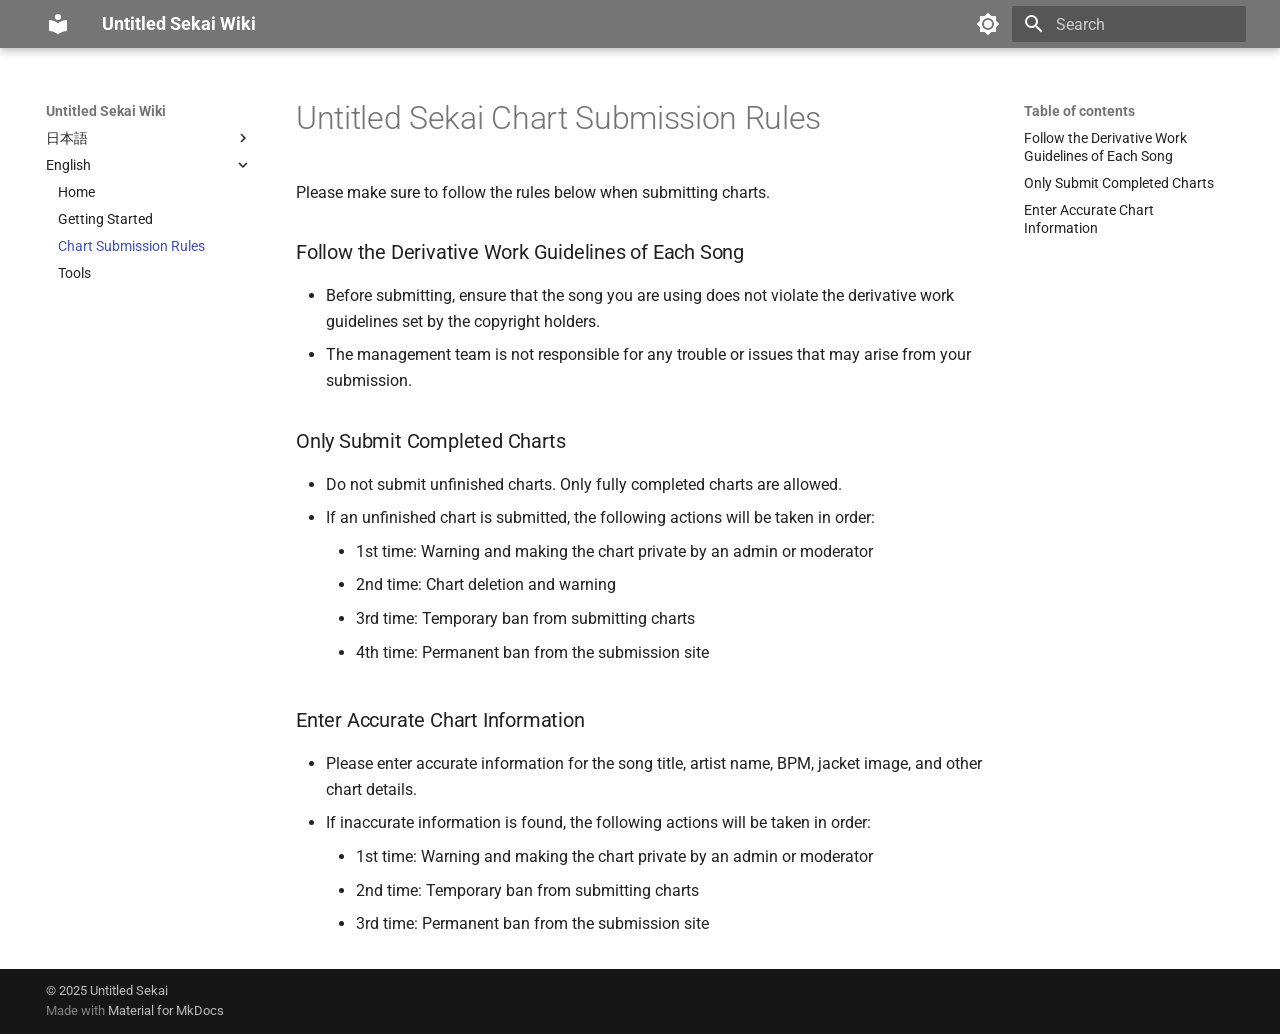
<file: en/rule/index.html>
<!doctype html>
<html lang="en" class="no-js">
  <head>
    
      <meta charset="utf-8">
      <meta name="viewport" content="width=device-width,initial-scale=1">
      
      
      
      
        <link rel="prev" href="../start/">
      
      
        <link rel="next" href="../tools/">
      
      
      <link rel="icon" href="../../assets/images/favicon.png">
      <meta name="generator" content="mkdocs-1.5.3, mkdocs-material-9.2.7">
    
    
      
        <title>Chart Submission Rules - Untitled Sekai Wiki</title>
      
    
    
      <link rel="stylesheet" href="../../assets/stylesheets/main.046329b4.min.css">
      
        
        <link rel="stylesheet" href="../../assets/stylesheets/palette.85d0ee34.min.css">
      
      


    
    
      
    
    
      
        
        
        <link rel="preconnect" href="https://fonts.gstatic.com" crossorigin>
        <link rel="stylesheet" href="https://fonts.googleapis.com/css?family=Roboto:300,300i,400,400i,700,700i%7CRoboto+Mono:400,400i,700,700i&display=fallback">
        <style>:root{--md-text-font:"Roboto";--md-code-font:"Roboto Mono"}</style>
      
    
    
      <link rel="stylesheet" href="../../stylesheets/extra.css">
    
    <script>__md_scope=new URL("../..",location),__md_hash=e=>[...e].reduce((e,_)=>(e<<5)-e+_.charCodeAt(0),0),__md_get=(e,_=localStorage,t=__md_scope)=>JSON.parse(_.getItem(t.pathname+"."+e)),__md_set=(e,_,t=localStorage,a=__md_scope)=>{try{t.setItem(a.pathname+"."+e,JSON.stringify(_))}catch(e){}}</script>
    
      

    
    
    
  </head>
  
  
    
    
      
    
    
    
    
    <body dir="ltr" data-md-color-scheme="default" data-md-color-primary="grey" data-md-color-accent="indigo">
  
    
    
      <script>var palette=__md_get("__palette");if(palette&&"object"==typeof palette.color)for(var key of Object.keys(palette.color))document.body.setAttribute("data-md-color-"+key,palette.color[key])</script>
    
    <input class="md-toggle" data-md-toggle="drawer" type="checkbox" id="__drawer" autocomplete="off">
    <input class="md-toggle" data-md-toggle="search" type="checkbox" id="__search" autocomplete="off">
    <label class="md-overlay" for="__drawer"></label>
    <div data-md-component="skip">
      
        
        <a href="#untitled-sekai-chart-submission-rules" class="md-skip">
          Skip to content
        </a>
      
    </div>
    <div data-md-component="announce">
      
    </div>
    
    
      

  

<header class="md-header md-header--shadow" data-md-component="header">
  <nav class="md-header__inner md-grid" aria-label="Header">
    <a href="../.." title="Untitled Sekai Wiki" class="md-header__button md-logo" aria-label="Untitled Sekai Wiki" data-md-component="logo">
      
  
  <svg xmlns="http://www.w3.org/2000/svg" viewBox="0 0 24 24"><path d="M12 8a3 3 0 0 0 3-3 3 3 0 0 0-3-3 3 3 0 0 0-3 3 3 3 0 0 0 3 3m0 3.54C9.64 9.35 6.5 8 3 8v11c3.5 0 6.64 1.35 9 3.54 2.36-2.19 5.5-3.54 9-3.54V8c-3.5 0-6.64 1.35-9 3.54Z"/></svg>

    </a>
    <label class="md-header__button md-icon" for="__drawer">
      
      <svg xmlns="http://www.w3.org/2000/svg" viewBox="0 0 24 24"><path d="M3 6h18v2H3V6m0 5h18v2H3v-2m0 5h18v2H3v-2Z"/></svg>
    </label>
    <div class="md-header__title" data-md-component="header-title">
      <div class="md-header__ellipsis">
        <div class="md-header__topic">
          <span class="md-ellipsis">
            Untitled Sekai Wiki
          </span>
        </div>
        <div class="md-header__topic" data-md-component="header-topic">
          <span class="md-ellipsis">
            
              Chart Submission Rules
            
          </span>
        </div>
      </div>
    </div>
    
      
        <form class="md-header__option" data-md-component="palette">
  
    
    
    
    <input class="md-option" data-md-color-media="" data-md-color-scheme="default" data-md-color-primary="grey" data-md-color-accent="indigo"  aria-label="Switch to dark mode"  type="radio" name="__palette" id="__palette_1">
    
      <label class="md-header__button md-icon" title="Switch to dark mode" for="__palette_2" hidden>
        <svg xmlns="http://www.w3.org/2000/svg" viewBox="0 0 24 24"><path d="M12 8a4 4 0 0 0-4 4 4 4 0 0 0 4 4 4 4 0 0 0 4-4 4 4 0 0 0-4-4m0 10a6 6 0 0 1-6-6 6 6 0 0 1 6-6 6 6 0 0 1 6 6 6 6 0 0 1-6 6m8-9.31V4h-4.69L12 .69 8.69 4H4v4.69L.69 12 4 15.31V20h4.69L12 23.31 15.31 20H20v-4.69L23.31 12 20 8.69Z"/></svg>
      </label>
    
  
    
    
    
    <input class="md-option" data-md-color-media="" data-md-color-scheme="slate" data-md-color-primary="grey" data-md-color-accent="indigo"  aria-label="Switch to light mode"  type="radio" name="__palette" id="__palette_2">
    
      <label class="md-header__button md-icon" title="Switch to light mode" for="__palette_1" hidden>
        <svg xmlns="http://www.w3.org/2000/svg" viewBox="0 0 24 24"><path d="M12 18c-.89 0-1.74-.2-2.5-.55C11.56 16.5 13 14.42 13 12c0-2.42-1.44-4.5-3.5-5.45C10.26 6.2 11.11 6 12 6a6 6 0 0 1 6 6 6 6 0 0 1-6 6m8-9.31V4h-4.69L12 .69 8.69 4H4v4.69L.69 12 4 15.31V20h4.69L12 23.31 15.31 20H20v-4.69L23.31 12 20 8.69Z"/></svg>
      </label>
    
  
</form>
      
    
    
    
      <label class="md-header__button md-icon" for="__search">
        
        <svg xmlns="http://www.w3.org/2000/svg" viewBox="0 0 24 24"><path d="M9.5 3A6.5 6.5 0 0 1 16 9.5c0 1.61-.59 3.09-1.56 4.23l.27.27h.79l5 5-1.5 1.5-5-5v-.79l-.27-.27A6.516 6.516 0 0 1 9.5 16 6.5 6.5 0 0 1 3 9.5 6.5 6.5 0 0 1 9.5 3m0 2C7 5 5 7 5 9.5S7 14 9.5 14 14 12 14 9.5 12 5 9.5 5Z"/></svg>
      </label>
      <div class="md-search" data-md-component="search" role="dialog">
  <label class="md-search__overlay" for="__search"></label>
  <div class="md-search__inner" role="search">
    <form class="md-search__form" name="search">
      <input type="text" class="md-search__input" name="query" aria-label="Search" placeholder="Search" autocapitalize="off" autocorrect="off" autocomplete="off" spellcheck="false" data-md-component="search-query" required>
      <label class="md-search__icon md-icon" for="__search">
        
        <svg xmlns="http://www.w3.org/2000/svg" viewBox="0 0 24 24"><path d="M9.5 3A6.5 6.5 0 0 1 16 9.5c0 1.61-.59 3.09-1.56 4.23l.27.27h.79l5 5-1.5 1.5-5-5v-.79l-.27-.27A6.516 6.516 0 0 1 9.5 16 6.5 6.5 0 0 1 3 9.5 6.5 6.5 0 0 1 9.5 3m0 2C7 5 5 7 5 9.5S7 14 9.5 14 14 12 14 9.5 12 5 9.5 5Z"/></svg>
        
        <svg xmlns="http://www.w3.org/2000/svg" viewBox="0 0 24 24"><path d="M20 11v2H8l5.5 5.5-1.42 1.42L4.16 12l7.92-7.92L13.5 5.5 8 11h12Z"/></svg>
      </label>
      <nav class="md-search__options" aria-label="Search">
        
        <button type="reset" class="md-search__icon md-icon" title="Clear" aria-label="Clear" tabindex="-1">
          
          <svg xmlns="http://www.w3.org/2000/svg" viewBox="0 0 24 24"><path d="M19 6.41 17.59 5 12 10.59 6.41 5 5 6.41 10.59 12 5 17.59 6.41 19 12 13.41 17.59 19 19 17.59 13.41 12 19 6.41Z"/></svg>
        </button>
      </nav>
      
    </form>
    <div class="md-search__output">
      <div class="md-search__scrollwrap" data-md-scrollfix>
        <div class="md-search-result" data-md-component="search-result">
          <div class="md-search-result__meta">
            Initializing search
          </div>
          <ol class="md-search-result__list" role="presentation"></ol>
        </div>
      </div>
    </div>
  </div>
</div>
    
    
  </nav>
  
</header>
    
    <div class="md-container" data-md-component="container">
      
      
        
          
        
      
      <main class="md-main" data-md-component="main">
        <div class="md-main__inner md-grid">
          
            
              
              <div class="md-sidebar md-sidebar--primary" data-md-component="sidebar" data-md-type="navigation" >
                <div class="md-sidebar__scrollwrap">
                  <div class="md-sidebar__inner">
                    



<nav class="md-nav md-nav--primary" aria-label="Navigation" data-md-level="0">
  <label class="md-nav__title" for="__drawer">
    <a href="../.." title="Untitled Sekai Wiki" class="md-nav__button md-logo" aria-label="Untitled Sekai Wiki" data-md-component="logo">
      
  
  <svg xmlns="http://www.w3.org/2000/svg" viewBox="0 0 24 24"><path d="M12 8a3 3 0 0 0 3-3 3 3 0 0 0-3-3 3 3 0 0 0-3 3 3 3 0 0 0 3 3m0 3.54C9.64 9.35 6.5 8 3 8v11c3.5 0 6.64 1.35 9 3.54 2.36-2.19 5.5-3.54 9-3.54V8c-3.5 0-6.64 1.35-9 3.54Z"/></svg>

    </a>
    Untitled Sekai Wiki
  </label>
  
  <ul class="md-nav__list" data-md-scrollfix>
    
      
      
  
  
  
    
    
    
    <li class="md-nav__item md-nav__item--nested">
      
        
        
        
        
        <input class="md-nav__toggle md-toggle " type="checkbox" id="__nav_1" >
        
          <label class="md-nav__link" for="__nav_1" id="__nav_1_label" tabindex="0">
            
  
  <span class="md-ellipsis">
    日本語
  </span>
  

            <span class="md-nav__icon md-icon"></span>
          </label>
        
        <nav class="md-nav" data-md-level="1" aria-labelledby="__nav_1_label" aria-expanded="false">
          <label class="md-nav__title" for="__nav_1">
            <span class="md-nav__icon md-icon"></span>
            日本語
          </label>
          <ul class="md-nav__list" data-md-scrollfix>
            
              
                
  
  
  
    <li class="md-nav__item">
      <a href="../.." class="md-nav__link">
        
  
  <span class="md-ellipsis">
    ホーム
  </span>
  

      </a>
    </li>
  

              
            
              
                
  
  
  
    <li class="md-nav__item">
      <a href="../../start/" class="md-nav__link">
        
  
  <span class="md-ellipsis">
    はじめに
  </span>
  

      </a>
    </li>
  

              
            
              
                
  
  
  
    <li class="md-nav__item">
      <a href="../../rule/" class="md-nav__link">
        
  
  <span class="md-ellipsis">
    譜面投稿規約
  </span>
  

      </a>
    </li>
  

              
            
              
                
  
  
  
    <li class="md-nav__item">
      <a href="../../tools/" class="md-nav__link">
        
  
  <span class="md-ellipsis">
    ツール
  </span>
  

      </a>
    </li>
  

              
            
          </ul>
        </nav>
      
    </li>
  

    
      
      
  
  
    
  
  
    
    
    
    <li class="md-nav__item md-nav__item--active md-nav__item--nested">
      
        
        
        
        
        <input class="md-nav__toggle md-toggle " type="checkbox" id="__nav_2" checked>
        
          <label class="md-nav__link" for="__nav_2" id="__nav_2_label" tabindex="0">
            
  
  <span class="md-ellipsis">
    English
  </span>
  

            <span class="md-nav__icon md-icon"></span>
          </label>
        
        <nav class="md-nav" data-md-level="1" aria-labelledby="__nav_2_label" aria-expanded="true">
          <label class="md-nav__title" for="__nav_2">
            <span class="md-nav__icon md-icon"></span>
            English
          </label>
          <ul class="md-nav__list" data-md-scrollfix>
            
              
                
  
  
  
    <li class="md-nav__item">
      <a href="../" class="md-nav__link">
        
  
  <span class="md-ellipsis">
    Home
  </span>
  

      </a>
    </li>
  

              
            
              
                
  
  
  
    <li class="md-nav__item">
      <a href="../start/" class="md-nav__link">
        
  
  <span class="md-ellipsis">
    Getting Started
  </span>
  

      </a>
    </li>
  

              
            
              
                
  
  
    
  
  
    <li class="md-nav__item md-nav__item--active">
      
      <input class="md-nav__toggle md-toggle" type="checkbox" id="__toc">
      
      
        
      
      
        <label class="md-nav__link md-nav__link--active" for="__toc">
          
  
  <span class="md-ellipsis">
    Chart Submission Rules
  </span>
  

          <span class="md-nav__icon md-icon"></span>
        </label>
      
      <a href="./" class="md-nav__link md-nav__link--active">
        
  
  <span class="md-ellipsis">
    Chart Submission Rules
  </span>
  

      </a>
      
        

<nav class="md-nav md-nav--secondary" aria-label="Table of contents">
  
  
  
    
  
  
    <label class="md-nav__title" for="__toc">
      <span class="md-nav__icon md-icon"></span>
      Table of contents
    </label>
    <ul class="md-nav__list" data-md-component="toc" data-md-scrollfix>
      
        <li class="md-nav__item">
  <a href="#follow-the-derivative-work-guidelines-of-each-song" class="md-nav__link">
    Follow the Derivative Work Guidelines of Each Song
  </a>
  
</li>
      
        <li class="md-nav__item">
  <a href="#only-submit-completed-charts" class="md-nav__link">
    Only Submit Completed Charts
  </a>
  
</li>
      
        <li class="md-nav__item">
  <a href="#enter-accurate-chart-information" class="md-nav__link">
    Enter Accurate Chart Information
  </a>
  
</li>
      
    </ul>
  
</nav>
      
    </li>
  

              
            
              
                
  
  
  
    <li class="md-nav__item">
      <a href="../tools/" class="md-nav__link">
        
  
  <span class="md-ellipsis">
    Tools
  </span>
  

      </a>
    </li>
  

              
            
          </ul>
        </nav>
      
    </li>
  

    
  </ul>
</nav>
                  </div>
                </div>
              </div>
            
            
              
              <div class="md-sidebar md-sidebar--secondary" data-md-component="sidebar" data-md-type="toc" >
                <div class="md-sidebar__scrollwrap">
                  <div class="md-sidebar__inner">
                    

<nav class="md-nav md-nav--secondary" aria-label="Table of contents">
  
  
  
    
  
  
    <label class="md-nav__title" for="__toc">
      <span class="md-nav__icon md-icon"></span>
      Table of contents
    </label>
    <ul class="md-nav__list" data-md-component="toc" data-md-scrollfix>
      
        <li class="md-nav__item">
  <a href="#follow-the-derivative-work-guidelines-of-each-song" class="md-nav__link">
    Follow the Derivative Work Guidelines of Each Song
  </a>
  
</li>
      
        <li class="md-nav__item">
  <a href="#only-submit-completed-charts" class="md-nav__link">
    Only Submit Completed Charts
  </a>
  
</li>
      
        <li class="md-nav__item">
  <a href="#enter-accurate-chart-information" class="md-nav__link">
    Enter Accurate Chart Information
  </a>
  
</li>
      
    </ul>
  
</nav>
                  </div>
                </div>
              </div>
            
          
          
            <div class="md-content" data-md-component="content">
              <article class="md-content__inner md-typeset">
                
                  


<h1 id="untitled-sekai-chart-submission-rules">Untitled Sekai Chart Submission Rules</h1>
<p>Please make sure to follow the rules below when submitting charts.</p>
<h3 id="follow-the-derivative-work-guidelines-of-each-song">Follow the Derivative Work Guidelines of Each Song</h3>
<ul>
<li>Before submitting, ensure that the song you are using does not violate the derivative work guidelines set by the copyright holders.</li>
<li>The management team is not responsible for any trouble or issues that may arise from your submission.</li>
</ul>
<h3 id="only-submit-completed-charts">Only Submit Completed Charts</h3>
<ul>
<li>Do not submit unfinished charts. Only fully completed charts are allowed.</li>
<li>If an unfinished chart is submitted, the following actions will be taken in order:<ul>
<li>1st time: Warning and making the chart private by an admin or moderator</li>
<li>2nd time: Chart deletion and warning</li>
<li>3rd time: Temporary ban from submitting charts</li>
<li>4th time: Permanent ban from the submission site</li>
</ul>
</li>
</ul>
<h3 id="enter-accurate-chart-information">Enter Accurate Chart Information</h3>
<ul>
<li>Please enter accurate information for the song title, artist name, BPM, jacket image, and other chart details.</li>
<li>If inaccurate information is found, the following actions will be taken in order:<ul>
<li>1st time: Warning and making the chart private by an admin or moderator</li>
<li>2nd time: Temporary ban from submitting charts</li>
<li>3rd time: Permanent ban from the submission site</li>
</ul>
</li>
</ul>





                
              </article>
            </div>
          
          
        </div>
        
      </main>
      
        <footer class="md-footer">
  
  <div class="md-footer-meta md-typeset">
    <div class="md-footer-meta__inner md-grid">
      <div class="md-copyright">
  
    <div class="md-copyright__highlight">
      &copy; 2025 Untitled Sekai
    </div>
  
  
    Made with
    <a href="https://squidfunk.github.io/mkdocs-material/" target="_blank" rel="noopener">
      Material for MkDocs
    </a>
  
</div>
      
    </div>
  </div>
</footer>
      
    </div>
    <div class="md-dialog" data-md-component="dialog">
      <div class="md-dialog__inner md-typeset"></div>
    </div>
    
    <script id="__config" type="application/json">{"base": "../..", "features": [], "search": "../../assets/javascripts/workers/search.dfff1995.min.js", "translations": {"clipboard.copied": "Copied to clipboard", "clipboard.copy": "Copy to clipboard", "search.result.more.one": "1 more on this page", "search.result.more.other": "# more on this page", "search.result.none": "No matching documents", "search.result.one": "1 matching document", "search.result.other": "# matching documents", "search.result.placeholder": "Type to start searching", "search.result.term.missing": "Missing", "select.version": "Select version"}}</script>
    
    
      <script src="../../assets/javascripts/bundle.dff1b7c8.min.js"></script>
      
    
  </body>
</html>
</file>
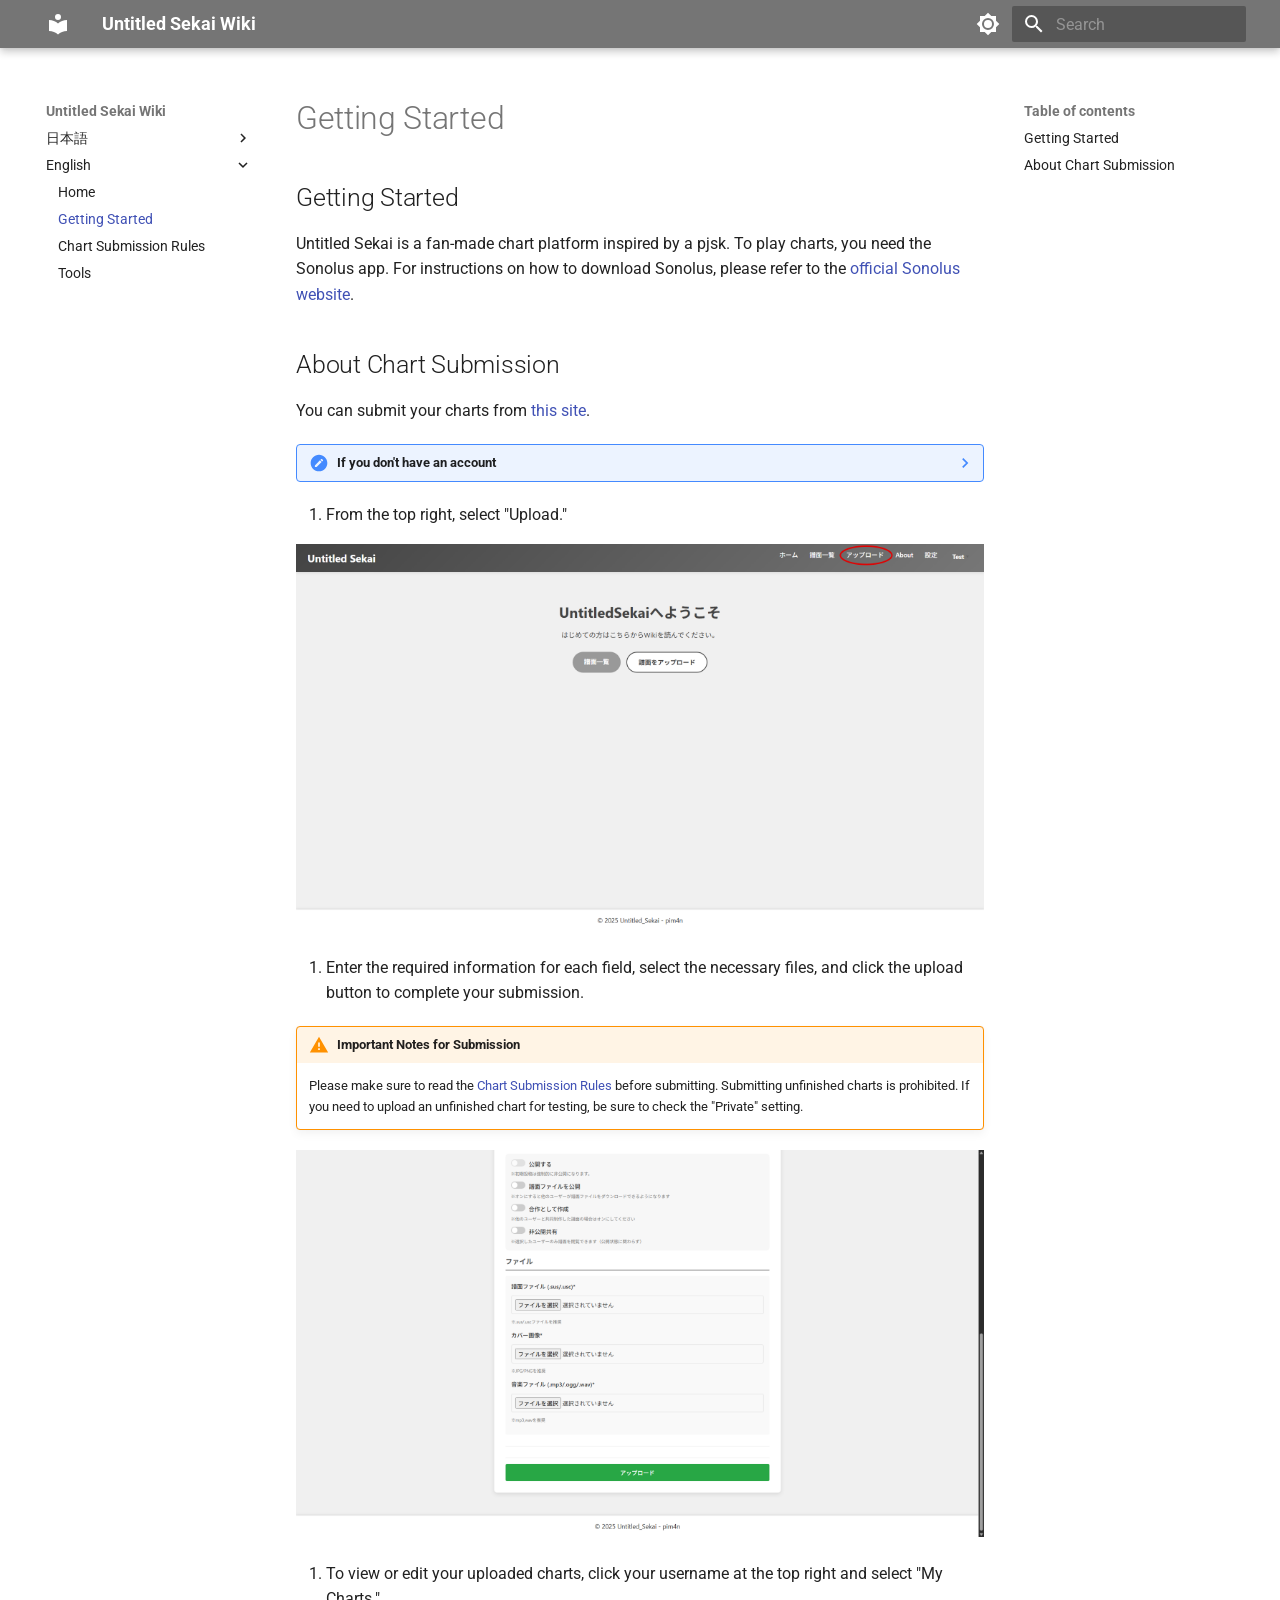
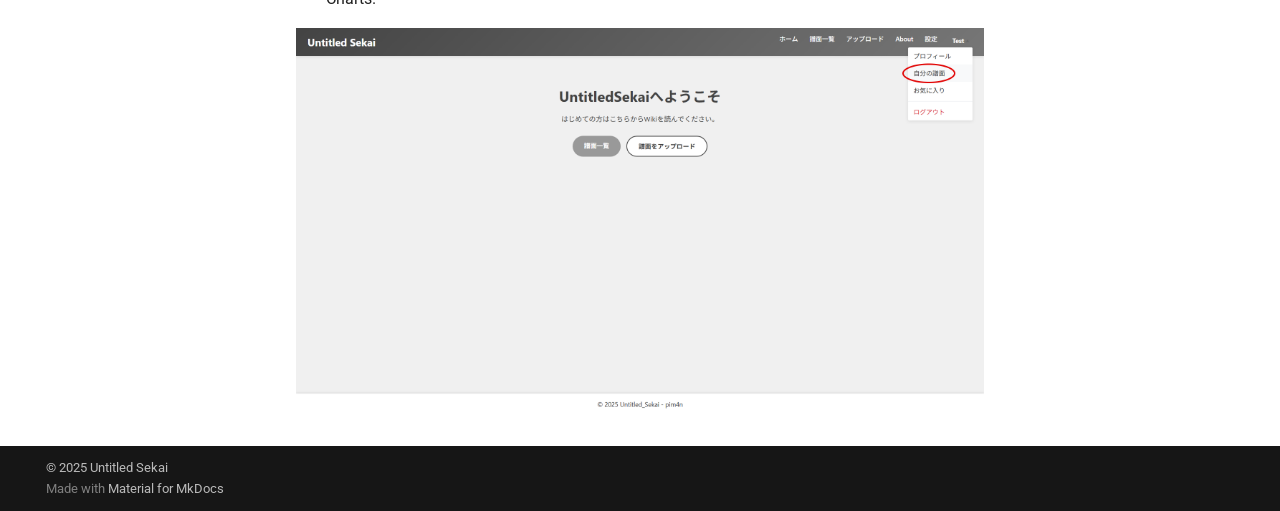
<file: en/start/index.html>
<!doctype html>
<html lang="en" class="no-js">
  <head>
    
      <meta charset="utf-8">
      <meta name="viewport" content="width=device-width,initial-scale=1">
      
      
      
      
        <link rel="prev" href="../">
      
      
        <link rel="next" href="../rule/">
      
      
      <link rel="icon" href="../../assets/images/favicon.png">
      <meta name="generator" content="mkdocs-1.5.3, mkdocs-material-9.2.7">
    
    
      
        <title>Getting Started - Untitled Sekai Wiki</title>
      
    
    
      <link rel="stylesheet" href="../../assets/stylesheets/main.046329b4.min.css">
      
        
        <link rel="stylesheet" href="../../assets/stylesheets/palette.85d0ee34.min.css">
      
      


    
    
      
    
    
      
        
        
        <link rel="preconnect" href="https://fonts.gstatic.com" crossorigin>
        <link rel="stylesheet" href="https://fonts.googleapis.com/css?family=Roboto:300,300i,400,400i,700,700i%7CRoboto+Mono:400,400i,700,700i&display=fallback">
        <style>:root{--md-text-font:"Roboto";--md-code-font:"Roboto Mono"}</style>
      
    
    
      <link rel="stylesheet" href="../../stylesheets/extra.css">
    
    <script>__md_scope=new URL("../..",location),__md_hash=e=>[...e].reduce((e,_)=>(e<<5)-e+_.charCodeAt(0),0),__md_get=(e,_=localStorage,t=__md_scope)=>JSON.parse(_.getItem(t.pathname+"."+e)),__md_set=(e,_,t=localStorage,a=__md_scope)=>{try{t.setItem(a.pathname+"."+e,JSON.stringify(_))}catch(e){}}</script>
    
      

    
    
    
  </head>
  
  
    
    
      
    
    
    
    
    <body dir="ltr" data-md-color-scheme="default" data-md-color-primary="grey" data-md-color-accent="indigo">
  
    
    
      <script>var palette=__md_get("__palette");if(palette&&"object"==typeof palette.color)for(var key of Object.keys(palette.color))document.body.setAttribute("data-md-color-"+key,palette.color[key])</script>
    
    <input class="md-toggle" data-md-toggle="drawer" type="checkbox" id="__drawer" autocomplete="off">
    <input class="md-toggle" data-md-toggle="search" type="checkbox" id="__search" autocomplete="off">
    <label class="md-overlay" for="__drawer"></label>
    <div data-md-component="skip">
      
        
        <a href="#getting-started" class="md-skip">
          Skip to content
        </a>
      
    </div>
    <div data-md-component="announce">
      
    </div>
    
    
      

  

<header class="md-header md-header--shadow" data-md-component="header">
  <nav class="md-header__inner md-grid" aria-label="Header">
    <a href="../.." title="Untitled Sekai Wiki" class="md-header__button md-logo" aria-label="Untitled Sekai Wiki" data-md-component="logo">
      
  
  <svg xmlns="http://www.w3.org/2000/svg" viewBox="0 0 24 24"><path d="M12 8a3 3 0 0 0 3-3 3 3 0 0 0-3-3 3 3 0 0 0-3 3 3 3 0 0 0 3 3m0 3.54C9.64 9.35 6.5 8 3 8v11c3.5 0 6.64 1.35 9 3.54 2.36-2.19 5.5-3.54 9-3.54V8c-3.5 0-6.64 1.35-9 3.54Z"/></svg>

    </a>
    <label class="md-header__button md-icon" for="__drawer">
      
      <svg xmlns="http://www.w3.org/2000/svg" viewBox="0 0 24 24"><path d="M3 6h18v2H3V6m0 5h18v2H3v-2m0 5h18v2H3v-2Z"/></svg>
    </label>
    <div class="md-header__title" data-md-component="header-title">
      <div class="md-header__ellipsis">
        <div class="md-header__topic">
          <span class="md-ellipsis">
            Untitled Sekai Wiki
          </span>
        </div>
        <div class="md-header__topic" data-md-component="header-topic">
          <span class="md-ellipsis">
            
              Getting Started
            
          </span>
        </div>
      </div>
    </div>
    
      
        <form class="md-header__option" data-md-component="palette">
  
    
    
    
    <input class="md-option" data-md-color-media="" data-md-color-scheme="default" data-md-color-primary="grey" data-md-color-accent="indigo"  aria-label="Switch to dark mode"  type="radio" name="__palette" id="__palette_1">
    
      <label class="md-header__button md-icon" title="Switch to dark mode" for="__palette_2" hidden>
        <svg xmlns="http://www.w3.org/2000/svg" viewBox="0 0 24 24"><path d="M12 8a4 4 0 0 0-4 4 4 4 0 0 0 4 4 4 4 0 0 0 4-4 4 4 0 0 0-4-4m0 10a6 6 0 0 1-6-6 6 6 0 0 1 6-6 6 6 0 0 1 6 6 6 6 0 0 1-6 6m8-9.31V4h-4.69L12 .69 8.69 4H4v4.69L.69 12 4 15.31V20h4.69L12 23.31 15.31 20H20v-4.69L23.31 12 20 8.69Z"/></svg>
      </label>
    
  
    
    
    
    <input class="md-option" data-md-color-media="" data-md-color-scheme="slate" data-md-color-primary="grey" data-md-color-accent="indigo"  aria-label="Switch to light mode"  type="radio" name="__palette" id="__palette_2">
    
      <label class="md-header__button md-icon" title="Switch to light mode" for="__palette_1" hidden>
        <svg xmlns="http://www.w3.org/2000/svg" viewBox="0 0 24 24"><path d="M12 18c-.89 0-1.74-.2-2.5-.55C11.56 16.5 13 14.42 13 12c0-2.42-1.44-4.5-3.5-5.45C10.26 6.2 11.11 6 12 6a6 6 0 0 1 6 6 6 6 0 0 1-6 6m8-9.31V4h-4.69L12 .69 8.69 4H4v4.69L.69 12 4 15.31V20h4.69L12 23.31 15.31 20H20v-4.69L23.31 12 20 8.69Z"/></svg>
      </label>
    
  
</form>
      
    
    
    
      <label class="md-header__button md-icon" for="__search">
        
        <svg xmlns="http://www.w3.org/2000/svg" viewBox="0 0 24 24"><path d="M9.5 3A6.5 6.5 0 0 1 16 9.5c0 1.61-.59 3.09-1.56 4.23l.27.27h.79l5 5-1.5 1.5-5-5v-.79l-.27-.27A6.516 6.516 0 0 1 9.5 16 6.5 6.5 0 0 1 3 9.5 6.5 6.5 0 0 1 9.5 3m0 2C7 5 5 7 5 9.5S7 14 9.5 14 14 12 14 9.5 12 5 9.5 5Z"/></svg>
      </label>
      <div class="md-search" data-md-component="search" role="dialog">
  <label class="md-search__overlay" for="__search"></label>
  <div class="md-search__inner" role="search">
    <form class="md-search__form" name="search">
      <input type="text" class="md-search__input" name="query" aria-label="Search" placeholder="Search" autocapitalize="off" autocorrect="off" autocomplete="off" spellcheck="false" data-md-component="search-query" required>
      <label class="md-search__icon md-icon" for="__search">
        
        <svg xmlns="http://www.w3.org/2000/svg" viewBox="0 0 24 24"><path d="M9.5 3A6.5 6.5 0 0 1 16 9.5c0 1.61-.59 3.09-1.56 4.23l.27.27h.79l5 5-1.5 1.5-5-5v-.79l-.27-.27A6.516 6.516 0 0 1 9.5 16 6.5 6.5 0 0 1 3 9.5 6.5 6.5 0 0 1 9.5 3m0 2C7 5 5 7 5 9.5S7 14 9.5 14 14 12 14 9.5 12 5 9.5 5Z"/></svg>
        
        <svg xmlns="http://www.w3.org/2000/svg" viewBox="0 0 24 24"><path d="M20 11v2H8l5.5 5.5-1.42 1.42L4.16 12l7.92-7.92L13.5 5.5 8 11h12Z"/></svg>
      </label>
      <nav class="md-search__options" aria-label="Search">
        
        <button type="reset" class="md-search__icon md-icon" title="Clear" aria-label="Clear" tabindex="-1">
          
          <svg xmlns="http://www.w3.org/2000/svg" viewBox="0 0 24 24"><path d="M19 6.41 17.59 5 12 10.59 6.41 5 5 6.41 10.59 12 5 17.59 6.41 19 12 13.41 17.59 19 19 17.59 13.41 12 19 6.41Z"/></svg>
        </button>
      </nav>
      
    </form>
    <div class="md-search__output">
      <div class="md-search__scrollwrap" data-md-scrollfix>
        <div class="md-search-result" data-md-component="search-result">
          <div class="md-search-result__meta">
            Initializing search
          </div>
          <ol class="md-search-result__list" role="presentation"></ol>
        </div>
      </div>
    </div>
  </div>
</div>
    
    
  </nav>
  
</header>
    
    <div class="md-container" data-md-component="container">
      
      
        
          
        
      
      <main class="md-main" data-md-component="main">
        <div class="md-main__inner md-grid">
          
            
              
              <div class="md-sidebar md-sidebar--primary" data-md-component="sidebar" data-md-type="navigation" >
                <div class="md-sidebar__scrollwrap">
                  <div class="md-sidebar__inner">
                    



<nav class="md-nav md-nav--primary" aria-label="Navigation" data-md-level="0">
  <label class="md-nav__title" for="__drawer">
    <a href="../.." title="Untitled Sekai Wiki" class="md-nav__button md-logo" aria-label="Untitled Sekai Wiki" data-md-component="logo">
      
  
  <svg xmlns="http://www.w3.org/2000/svg" viewBox="0 0 24 24"><path d="M12 8a3 3 0 0 0 3-3 3 3 0 0 0-3-3 3 3 0 0 0-3 3 3 3 0 0 0 3 3m0 3.54C9.64 9.35 6.5 8 3 8v11c3.5 0 6.64 1.35 9 3.54 2.36-2.19 5.5-3.54 9-3.54V8c-3.5 0-6.64 1.35-9 3.54Z"/></svg>

    </a>
    Untitled Sekai Wiki
  </label>
  
  <ul class="md-nav__list" data-md-scrollfix>
    
      
      
  
  
  
    
    
    
    <li class="md-nav__item md-nav__item--nested">
      
        
        
        
        
        <input class="md-nav__toggle md-toggle " type="checkbox" id="__nav_1" >
        
          <label class="md-nav__link" for="__nav_1" id="__nav_1_label" tabindex="0">
            
  
  <span class="md-ellipsis">
    日本語
  </span>
  

            <span class="md-nav__icon md-icon"></span>
          </label>
        
        <nav class="md-nav" data-md-level="1" aria-labelledby="__nav_1_label" aria-expanded="false">
          <label class="md-nav__title" for="__nav_1">
            <span class="md-nav__icon md-icon"></span>
            日本語
          </label>
          <ul class="md-nav__list" data-md-scrollfix>
            
              
                
  
  
  
    <li class="md-nav__item">
      <a href="../.." class="md-nav__link">
        
  
  <span class="md-ellipsis">
    ホーム
  </span>
  

      </a>
    </li>
  

              
            
              
                
  
  
  
    <li class="md-nav__item">
      <a href="../../start/" class="md-nav__link">
        
  
  <span class="md-ellipsis">
    はじめに
  </span>
  

      </a>
    </li>
  

              
            
              
                
  
  
  
    <li class="md-nav__item">
      <a href="../../rule/" class="md-nav__link">
        
  
  <span class="md-ellipsis">
    譜面投稿規約
  </span>
  

      </a>
    </li>
  

              
            
              
                
  
  
  
    <li class="md-nav__item">
      <a href="../../tools/" class="md-nav__link">
        
  
  <span class="md-ellipsis">
    ツール
  </span>
  

      </a>
    </li>
  

              
            
          </ul>
        </nav>
      
    </li>
  

    
      
      
  
  
    
  
  
    
    
    
    <li class="md-nav__item md-nav__item--active md-nav__item--nested">
      
        
        
        
        
        <input class="md-nav__toggle md-toggle " type="checkbox" id="__nav_2" checked>
        
          <label class="md-nav__link" for="__nav_2" id="__nav_2_label" tabindex="0">
            
  
  <span class="md-ellipsis">
    English
  </span>
  

            <span class="md-nav__icon md-icon"></span>
          </label>
        
        <nav class="md-nav" data-md-level="1" aria-labelledby="__nav_2_label" aria-expanded="true">
          <label class="md-nav__title" for="__nav_2">
            <span class="md-nav__icon md-icon"></span>
            English
          </label>
          <ul class="md-nav__list" data-md-scrollfix>
            
              
                
  
  
  
    <li class="md-nav__item">
      <a href="../" class="md-nav__link">
        
  
  <span class="md-ellipsis">
    Home
  </span>
  

      </a>
    </li>
  

              
            
              
                
  
  
    
  
  
    <li class="md-nav__item md-nav__item--active">
      
      <input class="md-nav__toggle md-toggle" type="checkbox" id="__toc">
      
      
      
        <label class="md-nav__link md-nav__link--active" for="__toc">
          
  
  <span class="md-ellipsis">
    Getting Started
  </span>
  

          <span class="md-nav__icon md-icon"></span>
        </label>
      
      <a href="./" class="md-nav__link md-nav__link--active">
        
  
  <span class="md-ellipsis">
    Getting Started
  </span>
  

      </a>
      
        

<nav class="md-nav md-nav--secondary" aria-label="Table of contents">
  
  
  
  
    <label class="md-nav__title" for="__toc">
      <span class="md-nav__icon md-icon"></span>
      Table of contents
    </label>
    <ul class="md-nav__list" data-md-component="toc" data-md-scrollfix>
      
        <li class="md-nav__item">
  <a href="#getting-started" class="md-nav__link">
    Getting Started
  </a>
  
</li>
      
        <li class="md-nav__item">
  <a href="#about-chart-submission" class="md-nav__link">
    About Chart Submission
  </a>
  
</li>
      
    </ul>
  
</nav>
      
    </li>
  

              
            
              
                
  
  
  
    <li class="md-nav__item">
      <a href="../rule/" class="md-nav__link">
        
  
  <span class="md-ellipsis">
    Chart Submission Rules
  </span>
  

      </a>
    </li>
  

              
            
              
                
  
  
  
    <li class="md-nav__item">
      <a href="../tools/" class="md-nav__link">
        
  
  <span class="md-ellipsis">
    Tools
  </span>
  

      </a>
    </li>
  

              
            
          </ul>
        </nav>
      
    </li>
  

    
  </ul>
</nav>
                  </div>
                </div>
              </div>
            
            
              
              <div class="md-sidebar md-sidebar--secondary" data-md-component="sidebar" data-md-type="toc" >
                <div class="md-sidebar__scrollwrap">
                  <div class="md-sidebar__inner">
                    

<nav class="md-nav md-nav--secondary" aria-label="Table of contents">
  
  
  
  
    <label class="md-nav__title" for="__toc">
      <span class="md-nav__icon md-icon"></span>
      Table of contents
    </label>
    <ul class="md-nav__list" data-md-component="toc" data-md-scrollfix>
      
        <li class="md-nav__item">
  <a href="#getting-started" class="md-nav__link">
    Getting Started
  </a>
  
</li>
      
        <li class="md-nav__item">
  <a href="#about-chart-submission" class="md-nav__link">
    About Chart Submission
  </a>
  
</li>
      
    </ul>
  
</nav>
                  </div>
                </div>
              </div>
            
          
          
            <div class="md-content" data-md-component="content">
              <article class="md-content__inner md-typeset">
                
                  


  <h1>Getting Started</h1>

<h2 id="getting-started">Getting Started</h2>
<p>Untitled Sekai is a fan-made chart platform inspired by a pjsk. To play charts, you need the Sonolus app. For instructions on how to download Sonolus, please refer to the <a href="https://sonolus.com/ja">official Sonolus website</a>.</p>
<h2 id="about-chart-submission">About Chart Submission</h2>
<p>You can submit your charts from <a href="https://untitled-sekai.pim4n-net.com/">this site</a>.</p>
<details class="note">
<summary>If you don't have an account</summary>
<p>To submit charts, you need to create an account and authenticate with the Sonolus app. Please follow the steps below:</p>
<ol>
<li>Open the Untitled Sekai site and select "Login" at the top right of the screen.</li>
</ol>
<p><img alt="1" src="../../images/x1.png" /></p>
<ol>
<li>Enter your username and password, then click "Login." If you don't have an account, click "Register" to create one, then log in again.</li>
</ol>
<p><img alt="2" src="../../images/x2.png" /></p>
<ol>
<li>After logging in, click your username at the top right and select "Profile."</li>
</ol>
<p><img alt="3" src="../../images/x3.png" /></p>
<ol>
<li>Select "Authenticate with Sonolus."</li>
</ol>
<p><img alt="4" src="../../images/x4.png" /></p>
<ol>
<li>Scan the displayed QR code with your smartphone or tablet and complete the authentication in the Sonolus app.</li>
</ol>
<div class="admonition tip">
<p class="admonition-title">If authentication does not work</p>
<p>If authentication is not completed after returning to the Untitled Sekai site, please reload the page.</p>
</div>
<p><img alt="5" src="../../images/x5.png" /></p>
</details>
<ol>
<li>From the top right, select "Upload."</li>
</ol>
<p><img alt="6" src="../../images/x6.png" /></p>
<ol>
<li>Enter the required information for each field, select the necessary files, and click the upload button to complete your submission.</li>
</ol>
<div class="admonition warning">
<p class="admonition-title">Important Notes for Submission</p>
<p>Please make sure to read the <a href="../rule/">Chart Submission Rules</a> before submitting.
Submitting unfinished charts is prohibited. If you need to upload an unfinished chart for testing, be sure to check the "Private" setting.</p>
</div>
<p><img alt="7" src="../../images/x7.png" /></p>
<ol>
<li>To view or edit your uploaded charts, click your username at the top right and select "My Charts."</li>
</ol>
<p><img alt="8" src="../../images/x8.png" /></p>





                
              </article>
            </div>
          
          
        </div>
        
      </main>
      
        <footer class="md-footer">
  
  <div class="md-footer-meta md-typeset">
    <div class="md-footer-meta__inner md-grid">
      <div class="md-copyright">
  
    <div class="md-copyright__highlight">
      &copy; 2025 Untitled Sekai
    </div>
  
  
    Made with
    <a href="https://squidfunk.github.io/mkdocs-material/" target="_blank" rel="noopener">
      Material for MkDocs
    </a>
  
</div>
      
    </div>
  </div>
</footer>
      
    </div>
    <div class="md-dialog" data-md-component="dialog">
      <div class="md-dialog__inner md-typeset"></div>
    </div>
    
    <script id="__config" type="application/json">{"base": "../..", "features": [], "search": "../../assets/javascripts/workers/search.dfff1995.min.js", "translations": {"clipboard.copied": "Copied to clipboard", "clipboard.copy": "Copy to clipboard", "search.result.more.one": "1 more on this page", "search.result.more.other": "# more on this page", "search.result.none": "No matching documents", "search.result.one": "1 matching document", "search.result.other": "# matching documents", "search.result.placeholder": "Type to start searching", "search.result.term.missing": "Missing", "select.version": "Select version"}}</script>
    
    
      <script src="../../assets/javascripts/bundle.dff1b7c8.min.js"></script>
      
    
  </body>
</html>
</file>
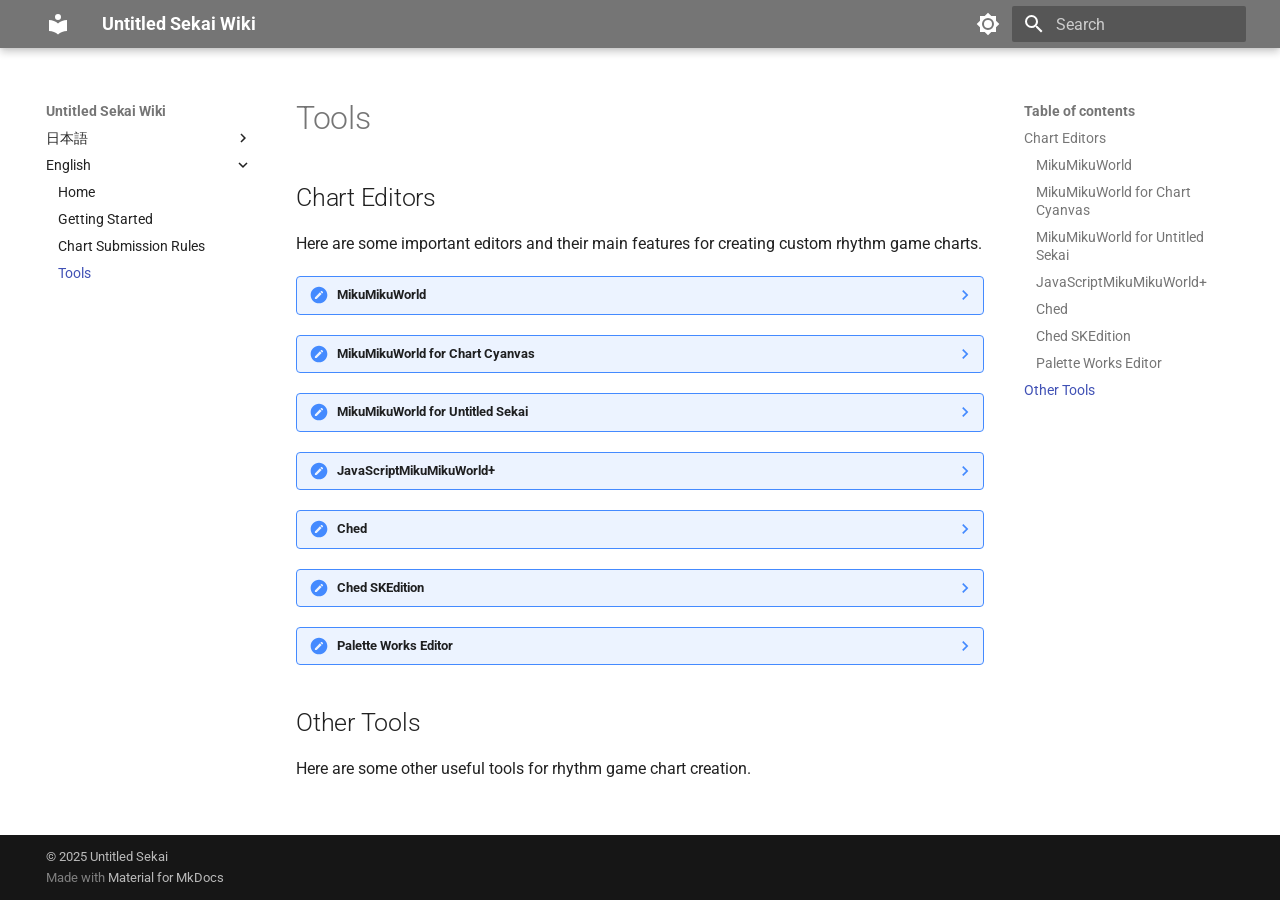
<file: en/tools/index.html>
<!doctype html>
<html lang="en" class="no-js">
  <head>
    
      <meta charset="utf-8">
      <meta name="viewport" content="width=device-width,initial-scale=1">
      
      
      
      
        <link rel="prev" href="../rule/">
      
      
      
      <link rel="icon" href="../../assets/images/favicon.png">
      <meta name="generator" content="mkdocs-1.5.3, mkdocs-material-9.2.7">
    
    
      
        <title>Tools - Untitled Sekai Wiki</title>
      
    
    
      <link rel="stylesheet" href="../../assets/stylesheets/main.046329b4.min.css">
      
        
        <link rel="stylesheet" href="../../assets/stylesheets/palette.85d0ee34.min.css">
      
      


    
    
      
    
    
      
        
        
        <link rel="preconnect" href="https://fonts.gstatic.com" crossorigin>
        <link rel="stylesheet" href="https://fonts.googleapis.com/css?family=Roboto:300,300i,400,400i,700,700i%7CRoboto+Mono:400,400i,700,700i&display=fallback">
        <style>:root{--md-text-font:"Roboto";--md-code-font:"Roboto Mono"}</style>
      
    
    
      <link rel="stylesheet" href="../../stylesheets/extra.css">
    
    <script>__md_scope=new URL("../..",location),__md_hash=e=>[...e].reduce((e,_)=>(e<<5)-e+_.charCodeAt(0),0),__md_get=(e,_=localStorage,t=__md_scope)=>JSON.parse(_.getItem(t.pathname+"."+e)),__md_set=(e,_,t=localStorage,a=__md_scope)=>{try{t.setItem(a.pathname+"."+e,JSON.stringify(_))}catch(e){}}</script>
    
      

    
    
    
  </head>
  
  
    
    
      
    
    
    
    
    <body dir="ltr" data-md-color-scheme="default" data-md-color-primary="grey" data-md-color-accent="indigo">
  
    
    
      <script>var palette=__md_get("__palette");if(palette&&"object"==typeof palette.color)for(var key of Object.keys(palette.color))document.body.setAttribute("data-md-color-"+key,palette.color[key])</script>
    
    <input class="md-toggle" data-md-toggle="drawer" type="checkbox" id="__drawer" autocomplete="off">
    <input class="md-toggle" data-md-toggle="search" type="checkbox" id="__search" autocomplete="off">
    <label class="md-overlay" for="__drawer"></label>
    <div data-md-component="skip">
      
        
        <a href="#chart-editors" class="md-skip">
          Skip to content
        </a>
      
    </div>
    <div data-md-component="announce">
      
    </div>
    
    
      

  

<header class="md-header md-header--shadow" data-md-component="header">
  <nav class="md-header__inner md-grid" aria-label="Header">
    <a href="../.." title="Untitled Sekai Wiki" class="md-header__button md-logo" aria-label="Untitled Sekai Wiki" data-md-component="logo">
      
  
  <svg xmlns="http://www.w3.org/2000/svg" viewBox="0 0 24 24"><path d="M12 8a3 3 0 0 0 3-3 3 3 0 0 0-3-3 3 3 0 0 0-3 3 3 3 0 0 0 3 3m0 3.54C9.64 9.35 6.5 8 3 8v11c3.5 0 6.64 1.35 9 3.54 2.36-2.19 5.5-3.54 9-3.54V8c-3.5 0-6.64 1.35-9 3.54Z"/></svg>

    </a>
    <label class="md-header__button md-icon" for="__drawer">
      
      <svg xmlns="http://www.w3.org/2000/svg" viewBox="0 0 24 24"><path d="M3 6h18v2H3V6m0 5h18v2H3v-2m0 5h18v2H3v-2Z"/></svg>
    </label>
    <div class="md-header__title" data-md-component="header-title">
      <div class="md-header__ellipsis">
        <div class="md-header__topic">
          <span class="md-ellipsis">
            Untitled Sekai Wiki
          </span>
        </div>
        <div class="md-header__topic" data-md-component="header-topic">
          <span class="md-ellipsis">
            
              Tools
            
          </span>
        </div>
      </div>
    </div>
    
      
        <form class="md-header__option" data-md-component="palette">
  
    
    
    
    <input class="md-option" data-md-color-media="" data-md-color-scheme="default" data-md-color-primary="grey" data-md-color-accent="indigo"  aria-label="Switch to dark mode"  type="radio" name="__palette" id="__palette_1">
    
      <label class="md-header__button md-icon" title="Switch to dark mode" for="__palette_2" hidden>
        <svg xmlns="http://www.w3.org/2000/svg" viewBox="0 0 24 24"><path d="M12 8a4 4 0 0 0-4 4 4 4 0 0 0 4 4 4 4 0 0 0 4-4 4 4 0 0 0-4-4m0 10a6 6 0 0 1-6-6 6 6 0 0 1 6-6 6 6 0 0 1 6 6 6 6 0 0 1-6 6m8-9.31V4h-4.69L12 .69 8.69 4H4v4.69L.69 12 4 15.31V20h4.69L12 23.31 15.31 20H20v-4.69L23.31 12 20 8.69Z"/></svg>
      </label>
    
  
    
    
    
    <input class="md-option" data-md-color-media="" data-md-color-scheme="slate" data-md-color-primary="grey" data-md-color-accent="indigo"  aria-label="Switch to light mode"  type="radio" name="__palette" id="__palette_2">
    
      <label class="md-header__button md-icon" title="Switch to light mode" for="__palette_1" hidden>
        <svg xmlns="http://www.w3.org/2000/svg" viewBox="0 0 24 24"><path d="M12 18c-.89 0-1.74-.2-2.5-.55C11.56 16.5 13 14.42 13 12c0-2.42-1.44-4.5-3.5-5.45C10.26 6.2 11.11 6 12 6a6 6 0 0 1 6 6 6 6 0 0 1-6 6m8-9.31V4h-4.69L12 .69 8.69 4H4v4.69L.69 12 4 15.31V20h4.69L12 23.31 15.31 20H20v-4.69L23.31 12 20 8.69Z"/></svg>
      </label>
    
  
</form>
      
    
    
    
      <label class="md-header__button md-icon" for="__search">
        
        <svg xmlns="http://www.w3.org/2000/svg" viewBox="0 0 24 24"><path d="M9.5 3A6.5 6.5 0 0 1 16 9.5c0 1.61-.59 3.09-1.56 4.23l.27.27h.79l5 5-1.5 1.5-5-5v-.79l-.27-.27A6.516 6.516 0 0 1 9.5 16 6.5 6.5 0 0 1 3 9.5 6.5 6.5 0 0 1 9.5 3m0 2C7 5 5 7 5 9.5S7 14 9.5 14 14 12 14 9.5 12 5 9.5 5Z"/></svg>
      </label>
      <div class="md-search" data-md-component="search" role="dialog">
  <label class="md-search__overlay" for="__search"></label>
  <div class="md-search__inner" role="search">
    <form class="md-search__form" name="search">
      <input type="text" class="md-search__input" name="query" aria-label="Search" placeholder="Search" autocapitalize="off" autocorrect="off" autocomplete="off" spellcheck="false" data-md-component="search-query" required>
      <label class="md-search__icon md-icon" for="__search">
        
        <svg xmlns="http://www.w3.org/2000/svg" viewBox="0 0 24 24"><path d="M9.5 3A6.5 6.5 0 0 1 16 9.5c0 1.61-.59 3.09-1.56 4.23l.27.27h.79l5 5-1.5 1.5-5-5v-.79l-.27-.27A6.516 6.516 0 0 1 9.5 16 6.5 6.5 0 0 1 3 9.5 6.5 6.5 0 0 1 9.5 3m0 2C7 5 5 7 5 9.5S7 14 9.5 14 14 12 14 9.5 12 5 9.5 5Z"/></svg>
        
        <svg xmlns="http://www.w3.org/2000/svg" viewBox="0 0 24 24"><path d="M20 11v2H8l5.5 5.5-1.42 1.42L4.16 12l7.92-7.92L13.5 5.5 8 11h12Z"/></svg>
      </label>
      <nav class="md-search__options" aria-label="Search">
        
        <button type="reset" class="md-search__icon md-icon" title="Clear" aria-label="Clear" tabindex="-1">
          
          <svg xmlns="http://www.w3.org/2000/svg" viewBox="0 0 24 24"><path d="M19 6.41 17.59 5 12 10.59 6.41 5 5 6.41 10.59 12 5 17.59 6.41 19 12 13.41 17.59 19 19 17.59 13.41 12 19 6.41Z"/></svg>
        </button>
      </nav>
      
    </form>
    <div class="md-search__output">
      <div class="md-search__scrollwrap" data-md-scrollfix>
        <div class="md-search-result" data-md-component="search-result">
          <div class="md-search-result__meta">
            Initializing search
          </div>
          <ol class="md-search-result__list" role="presentation"></ol>
        </div>
      </div>
    </div>
  </div>
</div>
    
    
  </nav>
  
</header>
    
    <div class="md-container" data-md-component="container">
      
      
        
          
        
      
      <main class="md-main" data-md-component="main">
        <div class="md-main__inner md-grid">
          
            
              
              <div class="md-sidebar md-sidebar--primary" data-md-component="sidebar" data-md-type="navigation" >
                <div class="md-sidebar__scrollwrap">
                  <div class="md-sidebar__inner">
                    



<nav class="md-nav md-nav--primary" aria-label="Navigation" data-md-level="0">
  <label class="md-nav__title" for="__drawer">
    <a href="../.." title="Untitled Sekai Wiki" class="md-nav__button md-logo" aria-label="Untitled Sekai Wiki" data-md-component="logo">
      
  
  <svg xmlns="http://www.w3.org/2000/svg" viewBox="0 0 24 24"><path d="M12 8a3 3 0 0 0 3-3 3 3 0 0 0-3-3 3 3 0 0 0-3 3 3 3 0 0 0 3 3m0 3.54C9.64 9.35 6.5 8 3 8v11c3.5 0 6.64 1.35 9 3.54 2.36-2.19 5.5-3.54 9-3.54V8c-3.5 0-6.64 1.35-9 3.54Z"/></svg>

    </a>
    Untitled Sekai Wiki
  </label>
  
  <ul class="md-nav__list" data-md-scrollfix>
    
      
      
  
  
  
    
    
    
    <li class="md-nav__item md-nav__item--nested">
      
        
        
        
        
        <input class="md-nav__toggle md-toggle " type="checkbox" id="__nav_1" >
        
          <label class="md-nav__link" for="__nav_1" id="__nav_1_label" tabindex="0">
            
  
  <span class="md-ellipsis">
    日本語
  </span>
  

            <span class="md-nav__icon md-icon"></span>
          </label>
        
        <nav class="md-nav" data-md-level="1" aria-labelledby="__nav_1_label" aria-expanded="false">
          <label class="md-nav__title" for="__nav_1">
            <span class="md-nav__icon md-icon"></span>
            日本語
          </label>
          <ul class="md-nav__list" data-md-scrollfix>
            
              
                
  
  
  
    <li class="md-nav__item">
      <a href="../.." class="md-nav__link">
        
  
  <span class="md-ellipsis">
    ホーム
  </span>
  

      </a>
    </li>
  

              
            
              
                
  
  
  
    <li class="md-nav__item">
      <a href="../../start/" class="md-nav__link">
        
  
  <span class="md-ellipsis">
    はじめに
  </span>
  

      </a>
    </li>
  

              
            
              
                
  
  
  
    <li class="md-nav__item">
      <a href="../../rule/" class="md-nav__link">
        
  
  <span class="md-ellipsis">
    譜面投稿規約
  </span>
  

      </a>
    </li>
  

              
            
              
                
  
  
  
    <li class="md-nav__item">
      <a href="../../tools/" class="md-nav__link">
        
  
  <span class="md-ellipsis">
    ツール
  </span>
  

      </a>
    </li>
  

              
            
          </ul>
        </nav>
      
    </li>
  

    
      
      
  
  
    
  
  
    
    
    
    <li class="md-nav__item md-nav__item--active md-nav__item--nested">
      
        
        
        
        
        <input class="md-nav__toggle md-toggle " type="checkbox" id="__nav_2" checked>
        
          <label class="md-nav__link" for="__nav_2" id="__nav_2_label" tabindex="0">
            
  
  <span class="md-ellipsis">
    English
  </span>
  

            <span class="md-nav__icon md-icon"></span>
          </label>
        
        <nav class="md-nav" data-md-level="1" aria-labelledby="__nav_2_label" aria-expanded="true">
          <label class="md-nav__title" for="__nav_2">
            <span class="md-nav__icon md-icon"></span>
            English
          </label>
          <ul class="md-nav__list" data-md-scrollfix>
            
              
                
  
  
  
    <li class="md-nav__item">
      <a href="../" class="md-nav__link">
        
  
  <span class="md-ellipsis">
    Home
  </span>
  

      </a>
    </li>
  

              
            
              
                
  
  
  
    <li class="md-nav__item">
      <a href="../start/" class="md-nav__link">
        
  
  <span class="md-ellipsis">
    Getting Started
  </span>
  

      </a>
    </li>
  

              
            
              
                
  
  
  
    <li class="md-nav__item">
      <a href="../rule/" class="md-nav__link">
        
  
  <span class="md-ellipsis">
    Chart Submission Rules
  </span>
  

      </a>
    </li>
  

              
            
              
                
  
  
    
  
  
    <li class="md-nav__item md-nav__item--active">
      
      <input class="md-nav__toggle md-toggle" type="checkbox" id="__toc">
      
      
      
        <label class="md-nav__link md-nav__link--active" for="__toc">
          
  
  <span class="md-ellipsis">
    Tools
  </span>
  

          <span class="md-nav__icon md-icon"></span>
        </label>
      
      <a href="./" class="md-nav__link md-nav__link--active">
        
  
  <span class="md-ellipsis">
    Tools
  </span>
  

      </a>
      
        

<nav class="md-nav md-nav--secondary" aria-label="Table of contents">
  
  
  
  
    <label class="md-nav__title" for="__toc">
      <span class="md-nav__icon md-icon"></span>
      Table of contents
    </label>
    <ul class="md-nav__list" data-md-component="toc" data-md-scrollfix>
      
        <li class="md-nav__item">
  <a href="#chart-editors" class="md-nav__link">
    Chart Editors
  </a>
  
    <nav class="md-nav" aria-label="Chart Editors">
      <ul class="md-nav__list">
        
          <li class="md-nav__item">
  <a href="#mikumikuworld" class="md-nav__link">
    MikuMikuWorld
  </a>
  
</li>
        
          <li class="md-nav__item">
  <a href="#mikumikuworld-for-chart-cyanvas" class="md-nav__link">
    MikuMikuWorld for Chart Cyanvas
  </a>
  
</li>
        
          <li class="md-nav__item">
  <a href="#mikumikuworld-for-untitled-sekai" class="md-nav__link">
    MikuMikuWorld for Untitled Sekai
  </a>
  
</li>
        
          <li class="md-nav__item">
  <a href="#javascriptmikumikuworld" class="md-nav__link">
    JavaScriptMikuMikuWorld+
  </a>
  
</li>
        
          <li class="md-nav__item">
  <a href="#ched" class="md-nav__link">
    Ched
  </a>
  
</li>
        
          <li class="md-nav__item">
  <a href="#ched-skedition" class="md-nav__link">
    Ched SKEdition
  </a>
  
</li>
        
          <li class="md-nav__item">
  <a href="#palette-works-editor" class="md-nav__link">
    Palette Works Editor
  </a>
  
</li>
        
      </ul>
    </nav>
  
</li>
      
        <li class="md-nav__item">
  <a href="#other-tools" class="md-nav__link">
    Other Tools
  </a>
  
</li>
      
    </ul>
  
</nav>
      
    </li>
  

              
            
          </ul>
        </nav>
      
    </li>
  

    
  </ul>
</nav>
                  </div>
                </div>
              </div>
            
            
              
              <div class="md-sidebar md-sidebar--secondary" data-md-component="sidebar" data-md-type="toc" >
                <div class="md-sidebar__scrollwrap">
                  <div class="md-sidebar__inner">
                    

<nav class="md-nav md-nav--secondary" aria-label="Table of contents">
  
  
  
  
    <label class="md-nav__title" for="__toc">
      <span class="md-nav__icon md-icon"></span>
      Table of contents
    </label>
    <ul class="md-nav__list" data-md-component="toc" data-md-scrollfix>
      
        <li class="md-nav__item">
  <a href="#chart-editors" class="md-nav__link">
    Chart Editors
  </a>
  
    <nav class="md-nav" aria-label="Chart Editors">
      <ul class="md-nav__list">
        
          <li class="md-nav__item">
  <a href="#mikumikuworld" class="md-nav__link">
    MikuMikuWorld
  </a>
  
</li>
        
          <li class="md-nav__item">
  <a href="#mikumikuworld-for-chart-cyanvas" class="md-nav__link">
    MikuMikuWorld for Chart Cyanvas
  </a>
  
</li>
        
          <li class="md-nav__item">
  <a href="#mikumikuworld-for-untitled-sekai" class="md-nav__link">
    MikuMikuWorld for Untitled Sekai
  </a>
  
</li>
        
          <li class="md-nav__item">
  <a href="#javascriptmikumikuworld" class="md-nav__link">
    JavaScriptMikuMikuWorld+
  </a>
  
</li>
        
          <li class="md-nav__item">
  <a href="#ched" class="md-nav__link">
    Ched
  </a>
  
</li>
        
          <li class="md-nav__item">
  <a href="#ched-skedition" class="md-nav__link">
    Ched SKEdition
  </a>
  
</li>
        
          <li class="md-nav__item">
  <a href="#palette-works-editor" class="md-nav__link">
    Palette Works Editor
  </a>
  
</li>
        
      </ul>
    </nav>
  
</li>
      
        <li class="md-nav__item">
  <a href="#other-tools" class="md-nav__link">
    Other Tools
  </a>
  
</li>
      
    </ul>
  
</nav>
                  </div>
                </div>
              </div>
            
          
          
            <div class="md-content" data-md-component="content">
              <article class="md-content__inner md-typeset">
                
                  


  <h1>Tools</h1>

<h2 id="chart-editors">Chart Editors</h2>
<p>Here are some important editors and their main features for creating custom rhythm game charts.</p>
<details class="note">
<summary>MikuMikuWorld</summary>
<h3 id="mikumikuworld">MikuMikuWorld</h3>
<p>A chart editor developed by crash5band. Also known as "Official MikuMikuWorld" or "Official MMW".</p>
<p><a href="https://github.com/crash5band/MikuMikuWorld/releases">Download here</a></p>
</details>
<details class="note">
<summary>MikuMikuWorld for Chart Cyanvas</summary>
<h3 id="mikumikuworld-for-chart-cyanvas">MikuMikuWorld for Chart Cyanvas</h3>
<p>An improved version of MikuMikuWorld by Nanashi. Commonly referred to as "MMW4CC" or simply "MikuMikuWorld" nowadays. Also called "Modded MikuMikuWorld". Recommended for most users unless you have a specific preference.</p>
<p><a href="https://github.com/sevenc-nanashi/MikuMikuWorld4CC/releases">Download here</a></p>
<details class="tip">
<summary>Main Features</summary>
<ul>
<li>
<p>High-Speed Interpolation</p>
<ul>
<li>Automatically interpolates the high-speed between the first and last points in the selected range at a specified interval and increment/decrement.</li>
<li>Example: Select the high-speed section, then right-click and choose "Interpolate High-Speed" at the bottom of the menu.</li>
</ul>
</li>
<li>
<p>Compress to First/Last Note</p>
<ul>
<li>Compresses the spacing between selected notes as much as possible while maintaining their relative positions.</li>
<li>Example: To compress to the first note, select the notes, then right-click and choose "Compress (to First Note)" in the lower middle of the menu.</li>
<li>This also works for slides, guides (start/end/mid points), and high-speed sections.</li>
</ul>
</li>
<li>
<p>Preset Feature</p>
<ul>
<li>Select notes and click "Add to Preset" at the bottom right to save the selection as a preset.</li>
</ul>
</li>
<li>
<p>Waveform Display</p>
<ul>
<li>Displays the audio waveform in the center of the lane.</li>
</ul>
</li>
<li>
<p>Bookmark Feature</p>
<ul>
<li>Click the lane with the selection tool, then click "Add Bookmark" at the bottom right to set a waypoint at the red line.</li>
<li>You can rename white markers on the lane, and jump to a specific measure by entering a value in the red arrow box at the bottom left.</li>
</ul>
</li>
<li>
<p>Absolute/Relative/Individual Absolute Snap</p>
<ul>
<li>Changes how notes move when dragged.</li>
<li>Absolute Snap: Aligns notes to the beat grid.</li>
<li>Relative Snap: Moves notes by a specified division while maintaining their offset from the grid.</li>
<li>Individual Absolute Snap: Aligns multiple notes to the grid.</li>
</ul>
</li>
<li>
<p>Change Playback Speed</p>
<ul>
<li>Allows you to change the playback speed to 25%, 50%, 75%, or 100%.</li>
</ul>
</li>
<li>
<p>Trace Conversion</p>
<ul>
<li>Places traces along slides/guides at specified intervals.</li>
<li>"Add Trace": Select a slide or guide, then right-click and choose "Add Trace" at the bottom of the menu.</li>
<li>"Convert to Trace": Select a slide or guide, then right-click and choose "Convert to Trace" at the bottom of the menu.</li>
</ul>
</li>
</ul>
</details>
</details>
<details class="note">
<summary>MikuMikuWorld for Untitled Sekai</summary>
<h3 id="mikumikuworld-for-untitled-sekai">MikuMikuWorld for Untitled Sekai</h3>
<p>A version of MikuMikuWorld improved by Piiman. Also known as "MMW4US" (MikuMikuWorld for Untitled Sekai).</p>
<p><a href="https://github.com/sevenc-nanashi/MikuMikuWorld4CC/releases">Download here</a> (No dedicated link as of now)</p>
<details class="tip">
<summary>Main Features</summary>
<ul>
<li>Includes all features of MikuMikuWorld for Chart Cyanvas</li>
<li>Dummy notes (Untitled Sekai exclusive: place notes with no judgment)</li>
</ul>
</details>
</details>
<details class="note">
<summary>JavaScriptMikuMikuWorld+</summary>
<h3 id="javascriptmikumikuworld">JavaScriptMikuMikuWorld+</h3>
<p>A web-based version of MikuMikuWorld under development in JavaScript (planned).</p>
<p><a href="https://github.com/sevenc-nanashi/MikuMikuWorld4CC/releases">Download here</a> (No dedicated link as of now)</p>
</details>
<details class="note">
<summary>Ched</summary>
<h3 id="ched">Ched</h3>
<p>A lightweight chart editor for a certain slider-headbang rhythm game, developed by paralleltree. Also called "Official Ched". Has limited features but is easy to use.</p>
<p><a href="https://github.com/paralleltree/Ched/releases">Download here</a></p>
<details class="tip">
<summary>Main Features</summary>
<ul>
<li>Flick traces without arrows (achieved by adding downward Air to traces)</li>
</ul>
</details>
</details>
<details class="note">
<summary>Ched SKEdition</summary>
<h3 id="ched-skedition">Ched SKEdition</h3>
<p>A modded version of Official Ched with many added features by Yukkuri Sky. Also known as "Modded Ched".</p>
<p><a href="https://github.com/myuuskye/Ched/releases">Download here</a></p>
<details class="tip">
<summary>Main Features</summary>
<ul>
<li>Flick traces without arrows</li>
<li>Step-specific channel assignment (separate channels for each point in slides/guides)</li>
<li>Plugin support (add your own plugins)</li>
<li>Combo counter (counts total notes in the chart)</li>
<li>Event shifting (move BPM, time signature, etc. by any measure/beat)</li>
<li>Slide/Guide weaving (repeat midpoints)</li>
<li>Slide &lt;-&gt; Guide conversion</li>
<li>Slide/Guide merge and split</li>
<li>Slide/Guide time axis inversion</li>
<li>Chart preview</li>
<li>Overlap visualization (highlight overlapping notes)</li>
<li>Zoom and move adjustment</li>
<li>Comment feature (viewable only in the editor)</li>
<li>USC export settings and improved overlap detection</li>
<li>AIR (add Air directly to notes)</li>
<li>AIR-ACTION enhancements (add AIR-ACTION to guide endpoints, adjust transparency, etc.)</li>
<li>Note width history</li>
<li>Note width change adjustment</li>
<li>Special shortcuts (disable width change, move by decimal units, etc.)</li>
</ul>
</details>
</details>
<details class="note">
<summary>Palette Works Editor</summary>
<h3 id="palette-works-editor">Palette Works Editor</h3>
<p>A browser-based site for creating rhythm game charts.</p>
<p><a href="https://paletteworks-editor.vercel.app/edit">Visit the site here</a></p>
</details>
<h2 id="other-tools">Other Tools</h2>
<p>Here are some other useful tools for rhythm game chart creation.</p>





                
              </article>
            </div>
          
          
        </div>
        
      </main>
      
        <footer class="md-footer">
  
  <div class="md-footer-meta md-typeset">
    <div class="md-footer-meta__inner md-grid">
      <div class="md-copyright">
  
    <div class="md-copyright__highlight">
      &copy; 2025 Untitled Sekai
    </div>
  
  
    Made with
    <a href="https://squidfunk.github.io/mkdocs-material/" target="_blank" rel="noopener">
      Material for MkDocs
    </a>
  
</div>
      
    </div>
  </div>
</footer>
      
    </div>
    <div class="md-dialog" data-md-component="dialog">
      <div class="md-dialog__inner md-typeset"></div>
    </div>
    
    <script id="__config" type="application/json">{"base": "../..", "features": [], "search": "../../assets/javascripts/workers/search.dfff1995.min.js", "translations": {"clipboard.copied": "Copied to clipboard", "clipboard.copy": "Copy to clipboard", "search.result.more.one": "1 more on this page", "search.result.more.other": "# more on this page", "search.result.none": "No matching documents", "search.result.one": "1 matching document", "search.result.other": "# matching documents", "search.result.placeholder": "Type to start searching", "search.result.term.missing": "Missing", "select.version": "Select version"}}</script>
    
    
      <script src="../../assets/javascripts/bundle.dff1b7c8.min.js"></script>
      
    
  </body>
</html>
</file>
<file: stylesheets/extra.css>
[data-md-color-scheme="slate"] {
  --md-default-bg-color: #1e2129;
}
</file>
<file: assets/stylesheets/main.046329b4.min.css>
@charset "UTF-8";html{-webkit-text-size-adjust:none;-moz-text-size-adjust:none;text-size-adjust:none;box-sizing:border-box}*,:after,:before{box-sizing:inherit}@media (prefers-reduced-motion){*,:after,:before{transition:none!important}}body{margin:0}a,button,input,label{-webkit-tap-highlight-color:transparent}a{color:inherit;text-decoration:none}hr{border:0;box-sizing:initial;display:block;height:.05rem;overflow:visible;padding:0}small{font-size:80%}sub,sup{line-height:1em}img{border-style:none}table{border-collapse:initial;border-spacing:0}td,th{font-weight:400;vertical-align:top}button{background:#0000;border:0;font-family:inherit;font-size:inherit;margin:0;padding:0}input{border:0;outline:none}:root{--md-primary-fg-color:#4051b5;--md-primary-fg-color--light:#5d6cc0;--md-primary-fg-color--dark:#303fa1;--md-primary-bg-color:#fff;--md-primary-bg-color--light:#ffffffb3;--md-accent-fg-color:#526cfe;--md-accent-fg-color--transparent:#526cfe1a;--md-accent-bg-color:#fff;--md-accent-bg-color--light:#ffffffb3}[data-md-color-scheme=default]{color-scheme:light}[data-md-color-scheme=default] img[src$="#gh-dark-mode-only"],[data-md-color-scheme=default] img[src$="#only-dark"]{display:none}:root,[data-md-color-scheme=default]{--md-default-fg-color:#000000de;--md-default-fg-color--light:#0000008a;--md-default-fg-color--lighter:#00000052;--md-default-fg-color--lightest:#00000012;--md-default-bg-color:#fff;--md-default-bg-color--light:#ffffffb3;--md-default-bg-color--lighter:#ffffff4d;--md-default-bg-color--lightest:#ffffff1f;--md-code-fg-color:#36464e;--md-code-bg-color:#f5f5f5;--md-code-hl-color:#ffff0080;--md-code-hl-number-color:#d52a2a;--md-code-hl-special-color:#db1457;--md-code-hl-function-color:#a846b9;--md-code-hl-constant-color:#6e59d9;--md-code-hl-keyword-color:#3f6ec6;--md-code-hl-string-color:#1c7d4d;--md-code-hl-name-color:var(--md-code-fg-color);--md-code-hl-operator-color:var(--md-default-fg-color--light);--md-code-hl-punctuation-color:var(--md-default-fg-color--light);--md-code-hl-comment-color:var(--md-default-fg-color--light);--md-code-hl-generic-color:var(--md-default-fg-color--light);--md-code-hl-variable-color:var(--md-default-fg-color--light);--md-typeset-color:var(--md-default-fg-color);--md-typeset-a-color:var(--md-primary-fg-color);--md-typeset-mark-color:#ffff0080;--md-typeset-del-color:#f5503d26;--md-typeset-ins-color:#0bd57026;--md-typeset-kbd-color:#fafafa;--md-typeset-kbd-accent-color:#fff;--md-typeset-kbd-border-color:#b8b8b8;--md-typeset-table-color:#0000001f;--md-typeset-table-color--light:rgba(0,0,0,.035);--md-admonition-fg-color:var(--md-default-fg-color);--md-admonition-bg-color:var(--md-default-bg-color);--md-warning-fg-color:#000000de;--md-warning-bg-color:#ff9;--md-footer-fg-color:#fff;--md-footer-fg-color--light:#ffffffb3;--md-footer-fg-color--lighter:#ffffff73;--md-footer-bg-color:#000000de;--md-footer-bg-color--dark:#00000052;--md-shadow-z1:0 0.2rem 0.5rem #0000000d,0 0 0.05rem #0000001a;--md-shadow-z2:0 0.2rem 0.5rem #0000001a,0 0 0.05rem #00000040;--md-shadow-z3:0 0.2rem 0.5rem #0003,0 0 0.05rem #00000059}.md-icon svg{fill:currentcolor;display:block;height:1.2rem;width:1.2rem}body{-webkit-font-smoothing:antialiased;-moz-osx-font-smoothing:grayscale;--md-text-font-family:var(--md-text-font,_),-apple-system,BlinkMacSystemFont,Helvetica,Arial,sans-serif;--md-code-font-family:var(--md-code-font,_),SFMono-Regular,Consolas,Menlo,monospace}aside,body,input{font-feature-settings:"kern","liga";color:var(--md-typeset-color);font-family:var(--md-text-font-family)}code,kbd,pre{font-feature-settings:"kern";font-family:var(--md-code-font-family)}:root{--md-typeset-table-sort-icon:url('data:image/svg+xml;charset=utf-8,<svg xmlns="http://www.w3.org/2000/svg" viewBox="0 0 24 24"><path d="m18 21-4-4h3V7h-3l4-4 4 4h-3v10h3M2 19v-2h10v2M2 13v-2h7v2M2 7V5h4v2H2Z"/></svg>');--md-typeset-table-sort-icon--asc:url('data:image/svg+xml;charset=utf-8,<svg xmlns="http://www.w3.org/2000/svg" viewBox="0 0 24 24"><path d="M19 17h3l-4 4-4-4h3V3h2M2 17h10v2H2M6 5v2H2V5m0 6h7v2H2v-2Z"/></svg>');--md-typeset-table-sort-icon--desc:url('data:image/svg+xml;charset=utf-8,<svg xmlns="http://www.w3.org/2000/svg" viewBox="0 0 24 24"><path d="M19 7h3l-4-4-4 4h3v14h2M2 17h10v2H2M6 5v2H2V5m0 6h7v2H2v-2Z"/></svg>')}.md-typeset{-webkit-print-color-adjust:exact;color-adjust:exact;font-size:.8rem;line-height:1.6}@media print{.md-typeset{font-size:.68rem}}.md-typeset blockquote,.md-typeset dl,.md-typeset figure,.md-typeset ol,.md-typeset pre,.md-typeset ul{margin-bottom:1em;margin-top:1em}.md-typeset h1{color:var(--md-default-fg-color--light);font-size:2em;line-height:1.3;margin:0 0 1.25em}.md-typeset h1,.md-typeset h2{font-weight:300;letter-spacing:-.01em}.md-typeset h2{font-size:1.5625em;line-height:1.4;margin:1.6em 0 .64em}.md-typeset h3{font-size:1.25em;font-weight:400;letter-spacing:-.01em;line-height:1.5;margin:1.6em 0 .8em}.md-typeset h2+h3{margin-top:.8em}.md-typeset h4{font-weight:700;letter-spacing:-.01em;margin:1em 0}.md-typeset h5,.md-typeset h6{color:var(--md-default-fg-color--light);font-size:.8em;font-weight:700;letter-spacing:-.01em;margin:1.25em 0}.md-typeset h5{text-transform:uppercase}.md-typeset hr{border-bottom:.05rem solid var(--md-default-fg-color--lightest);display:flow-root;margin:1.5em 0}.md-typeset a{color:var(--md-typeset-a-color);word-break:break-word}.md-typeset a,.md-typeset a:before{transition:color 125ms}.md-typeset a:focus,.md-typeset a:hover{color:var(--md-accent-fg-color)}.md-typeset a:focus code,.md-typeset a:hover code{background-color:var(--md-accent-fg-color--transparent)}.md-typeset a code{color:currentcolor;transition:background-color 125ms}.md-typeset a.focus-visible{outline-color:var(--md-accent-fg-color);outline-offset:.2rem}.md-typeset code,.md-typeset kbd,.md-typeset pre{color:var(--md-code-fg-color);direction:ltr;font-variant-ligatures:none}@media print{.md-typeset code,.md-typeset kbd,.md-typeset pre{white-space:pre-wrap}}.md-typeset code{background-color:var(--md-code-bg-color);border-radius:.1rem;-webkit-box-decoration-break:clone;box-decoration-break:clone;font-size:.85em;padding:0 .2941176471em;word-break:break-word}.md-typeset code:not(.focus-visible){-webkit-tap-highlight-color:transparent;outline:none}.md-typeset pre{display:flow-root;line-height:1.4;position:relative}.md-typeset pre>code{-webkit-box-decoration-break:slice;box-decoration-break:slice;box-shadow:none;display:block;margin:0;outline-color:var(--md-accent-fg-color);overflow:auto;padding:.7720588235em 1.1764705882em;scrollbar-color:var(--md-default-fg-color--lighter) #0000;scrollbar-width:thin;touch-action:auto;word-break:normal}.md-typeset pre>code:hover{scrollbar-color:var(--md-accent-fg-color) #0000}.md-typeset pre>code::-webkit-scrollbar{height:.2rem;width:.2rem}.md-typeset pre>code::-webkit-scrollbar-thumb{background-color:var(--md-default-fg-color--lighter)}.md-typeset pre>code::-webkit-scrollbar-thumb:hover{background-color:var(--md-accent-fg-color)}.md-typeset kbd{background-color:var(--md-typeset-kbd-color);border-radius:.1rem;box-shadow:0 .1rem 0 .05rem var(--md-typeset-kbd-border-color),0 .1rem 0 var(--md-typeset-kbd-border-color),0 -.1rem .2rem var(--md-typeset-kbd-accent-color) inset;color:var(--md-default-fg-color);display:inline-block;font-size:.75em;padding:0 .6666666667em;vertical-align:text-top;word-break:break-word}.md-typeset mark{background-color:var(--md-typeset-mark-color);-webkit-box-decoration-break:clone;box-decoration-break:clone;color:inherit;word-break:break-word}.md-typeset abbr{border-bottom:.05rem dotted var(--md-default-fg-color--light);cursor:help;text-decoration:none}@media (hover:none){.md-typeset abbr[title]:focus:after,.md-typeset abbr[title]:hover:after{background-color:var(--md-default-fg-color);border-radius:.1rem;box-shadow:var(--md-shadow-z3);color:var(--md-default-bg-color);content:attr(title);font-size:.7rem;left:.8rem;margin-top:2em;padding:.2rem .3rem;position:absolute;right:.8rem}}.md-typeset small{opacity:.75}[dir=ltr] .md-typeset sub,[dir=ltr] .md-typeset sup{margin-left:.078125em}[dir=rtl] .md-typeset sub,[dir=rtl] .md-typeset sup{margin-right:.078125em}[dir=ltr] .md-typeset blockquote{padding-left:.6rem}[dir=rtl] .md-typeset blockquote{padding-right:.6rem}[dir=ltr] .md-typeset blockquote{border-left:.2rem solid var(--md-default-fg-color--lighter)}[dir=rtl] .md-typeset blockquote{border-right:.2rem solid var(--md-default-fg-color--lighter)}.md-typeset blockquote{color:var(--md-default-fg-color--light);margin-left:0;margin-right:0}.md-typeset ul{list-style-type:disc}[dir=ltr] .md-typeset ol,[dir=ltr] .md-typeset ul{margin-left:.625em}[dir=rtl] .md-typeset ol,[dir=rtl] .md-typeset ul{margin-right:.625em}.md-typeset ol,.md-typeset ul{padding:0}.md-typeset ol:not([hidden]),.md-typeset ul:not([hidden]){display:flow-root}.md-typeset ol ol,.md-typeset ul ol{list-style-type:lower-alpha}.md-typeset ol ol ol,.md-typeset ul ol ol{list-style-type:lower-roman}[dir=ltr] .md-typeset ol li,[dir=ltr] .md-typeset ul li{margin-left:1.25em}[dir=rtl] .md-typeset ol li,[dir=rtl] .md-typeset ul li{margin-right:1.25em}.md-typeset ol li,.md-typeset ul li{margin-bottom:.5em}.md-typeset ol li blockquote,.md-typeset ol li p,.md-typeset ul li blockquote,.md-typeset ul li p{margin:.5em 0}.md-typeset ol li:last-child,.md-typeset ul li:last-child{margin-bottom:0}[dir=ltr] .md-typeset ol li ol,[dir=ltr] .md-typeset ol li ul,[dir=ltr] .md-typeset ul li ol,[dir=ltr] .md-typeset ul li ul{margin-left:.625em}[dir=rtl] .md-typeset ol li ol,[dir=rtl] .md-typeset ol li ul,[dir=rtl] .md-typeset ul li ol,[dir=rtl] .md-typeset ul li ul{margin-right:.625em}.md-typeset ol li ol,.md-typeset ol li ul,.md-typeset ul li ol,.md-typeset ul li ul{margin-bottom:.5em;margin-top:.5em}[dir=ltr] .md-typeset dd{margin-left:1.875em}[dir=rtl] .md-typeset dd{margin-right:1.875em}.md-typeset dd{margin-bottom:1.5em;margin-top:1em}.md-typeset img,.md-typeset svg,.md-typeset video{height:auto;max-width:100%}.md-typeset img[align=left]{margin:1em 1em 1em 0}.md-typeset img[align=right]{margin:1em 0 1em 1em}.md-typeset img[align]:only-child{margin-top:0}.md-typeset figure{display:flow-root;margin:1em auto;max-width:100%;text-align:center;width:-webkit-fit-content;width:-moz-fit-content;width:fit-content}.md-typeset figure img{display:block}.md-typeset figcaption{font-style:italic;margin:1em auto;max-width:24rem}.md-typeset iframe{max-width:100%}.md-typeset table:not([class]){background-color:var(--md-default-bg-color);border:.05rem solid var(--md-typeset-table-color);border-radius:.1rem;display:inline-block;font-size:.64rem;max-width:100%;overflow:auto;touch-action:auto}@media print{.md-typeset table:not([class]){display:table}}.md-typeset table:not([class])+*{margin-top:1.5em}.md-typeset table:not([class]) td>:first-child,.md-typeset table:not([class]) th>:first-child{margin-top:0}.md-typeset table:not([class]) td>:last-child,.md-typeset table:not([class]) th>:last-child{margin-bottom:0}.md-typeset table:not([class]) td:not([align]),.md-typeset table:not([class]) th:not([align]){text-align:left}[dir=rtl] .md-typeset table:not([class]) td:not([align]),[dir=rtl] .md-typeset table:not([class]) th:not([align]){text-align:right}.md-typeset table:not([class]) th{font-weight:700;min-width:5rem;padding:.9375em 1.25em;vertical-align:top}.md-typeset table:not([class]) td{border-top:.05rem solid var(--md-typeset-table-color);padding:.9375em 1.25em;vertical-align:top}.md-typeset table:not([class]) tbody tr{transition:background-color 125ms}.md-typeset table:not([class]) tbody tr:hover{background-color:var(--md-typeset-table-color--light);box-shadow:0 .05rem 0 var(--md-default-bg-color) inset}.md-typeset table:not([class]) a{word-break:normal}.md-typeset table th[role=columnheader]{cursor:pointer}[dir=ltr] .md-typeset table th[role=columnheader]:after{margin-left:.5em}[dir=rtl] .md-typeset table th[role=columnheader]:after{margin-right:.5em}.md-typeset table th[role=columnheader]:after{content:"";display:inline-block;height:1.2em;-webkit-mask-image:var(--md-typeset-table-sort-icon);mask-image:var(--md-typeset-table-sort-icon);-webkit-mask-repeat:no-repeat;mask-repeat:no-repeat;-webkit-mask-size:contain;mask-size:contain;transition:background-color 125ms;vertical-align:text-bottom;width:1.2em}.md-typeset table th[role=columnheader]:hover:after{background-color:var(--md-default-fg-color--lighter)}.md-typeset table th[role=columnheader][aria-sort=ascending]:after{background-color:var(--md-default-fg-color--light);-webkit-mask-image:var(--md-typeset-table-sort-icon--asc);mask-image:var(--md-typeset-table-sort-icon--asc)}.md-typeset table th[role=columnheader][aria-sort=descending]:after{background-color:var(--md-default-fg-color--light);-webkit-mask-image:var(--md-typeset-table-sort-icon--desc);mask-image:var(--md-typeset-table-sort-icon--desc)}.md-typeset__scrollwrap{margin:1em -.8rem;overflow-x:auto;touch-action:auto}.md-typeset__table{display:inline-block;margin-bottom:.5em;padding:0 .8rem}@media print{.md-typeset__table{display:block}}html .md-typeset__table table{display:table;margin:0;overflow:hidden;width:100%}@media screen and (max-width:44.9375em){.md-content__inner>pre{margin:1em -.8rem}.md-content__inner>pre code{border-radius:0}}.md-typeset .md-author{display:block;flex-shrink:0;height:1.6rem;overflow:hidden;position:relative;transition:color 125ms,transform 125ms;width:1.6rem}.md-typeset .md-author img{border-radius:100%;display:block}.md-typeset .md-author--more{background:var(--md-default-fg-color--lightest);color:var(--md-default-fg-color--lighter);font-size:.6rem;font-weight:700;line-height:1.6rem;text-align:center}.md-typeset .md-author--long{height:2.4rem;width:2.4rem}.md-typeset a.md-author{transform:scale(1)}.md-typeset a.md-author img{filter:grayscale(100%) opacity(75%);transition:filter 125ms}.md-typeset a.md-author:focus,.md-typeset a.md-author:hover{transform:scale(1.1);z-index:1}.md-typeset a.md-author:focus img,.md-typeset a.md-author:hover img{filter:grayscale(0)}.md-banner{background-color:var(--md-footer-bg-color);color:var(--md-footer-fg-color);overflow:auto}@media print{.md-banner{display:none}}.md-banner--warning{background-color:var(--md-warning-bg-color);color:var(--md-warning-fg-color)}.md-banner__inner{font-size:.7rem;margin:.6rem auto;padding:0 .8rem}[dir=ltr] .md-banner__button{float:right}[dir=rtl] .md-banner__button{float:left}.md-banner__button{color:inherit;cursor:pointer;transition:opacity .25s}.no-js .md-banner__button{display:none}.md-banner__button:hover{opacity:.7}html{font-size:125%;height:100%;overflow-x:hidden}@media screen and (min-width:100em){html{font-size:137.5%}}@media screen and (min-width:125em){html{font-size:150%}}body{background-color:var(--md-default-bg-color);display:flex;flex-direction:column;font-size:.5rem;min-height:100%;position:relative;width:100%}@media print{body{display:block}}@media screen and (max-width:59.9375em){body[data-md-scrolllock]{position:fixed}}.md-grid{margin-left:auto;margin-right:auto;max-width:61rem}.md-container{display:flex;flex-direction:column;flex-grow:1}@media print{.md-container{display:block}}.md-main{flex-grow:1}.md-main__inner{display:flex;height:100%;margin-top:1.5rem}.md-ellipsis{overflow:hidden;text-overflow:ellipsis}.md-toggle{display:none}.md-option{height:0;opacity:0;position:absolute;width:0}.md-option:checked+label:not([hidden]){display:block}.md-option.focus-visible+label{outline-color:var(--md-accent-fg-color);outline-style:auto}.md-skip{background-color:var(--md-default-fg-color);border-radius:.1rem;color:var(--md-default-bg-color);font-size:.64rem;margin:.5rem;opacity:0;outline-color:var(--md-accent-fg-color);padding:.3rem .5rem;position:fixed;transform:translateY(.4rem);z-index:-1}.md-skip:focus{opacity:1;transform:translateY(0);transition:transform .25s cubic-bezier(.4,0,.2,1),opacity 175ms 75ms;z-index:10}@page{margin:25mm}:root{--md-clipboard-icon:url('data:image/svg+xml;charset=utf-8,<svg xmlns="http://www.w3.org/2000/svg" viewBox="0 0 24 24"><path d="M19 21H8V7h11m0-2H8a2 2 0 0 0-2 2v14a2 2 0 0 0 2 2h11a2 2 0 0 0 2-2V7a2 2 0 0 0-2-2m-3-4H4a2 2 0 0 0-2 2v14h2V3h12V1Z"/></svg>')}.md-clipboard{border-radius:.1rem;color:var(--md-default-fg-color--lightest);cursor:pointer;height:1.5em;outline-color:var(--md-accent-fg-color);outline-offset:.1rem;position:absolute;right:.5em;top:.5em;transition:color .25s;width:1.5em;z-index:1}@media print{.md-clipboard{display:none}}.md-clipboard:not(.focus-visible){-webkit-tap-highlight-color:transparent;outline:none}:hover>.md-clipboard{color:var(--md-default-fg-color--light)}.md-clipboard:focus,.md-clipboard:hover{color:var(--md-accent-fg-color)}.md-clipboard:after{background-color:currentcolor;content:"";display:block;height:1.125em;margin:0 auto;-webkit-mask-image:var(--md-clipboard-icon);mask-image:var(--md-clipboard-icon);-webkit-mask-position:center;mask-position:center;-webkit-mask-repeat:no-repeat;mask-repeat:no-repeat;-webkit-mask-size:contain;mask-size:contain;width:1.125em}.md-clipboard--inline{cursor:pointer}.md-clipboard--inline code{transition:color .25s,background-color .25s}.md-clipboard--inline:focus code,.md-clipboard--inline:hover code{background-color:var(--md-accent-fg-color--transparent);color:var(--md-accent-fg-color)}@keyframes consent{0%{opacity:0;transform:translateY(100%)}to{opacity:1;transform:translateY(0)}}@keyframes overlay{0%{opacity:0}to{opacity:1}}.md-consent__overlay{animation:overlay .25s both;-webkit-backdrop-filter:blur(.1rem);backdrop-filter:blur(.1rem);background-color:#0000008a;height:100%;opacity:1;position:fixed;top:0;width:100%;z-index:5}.md-consent__inner{animation:consent .5s cubic-bezier(.1,.7,.1,1) both;background-color:var(--md-default-bg-color);border:0;border-radius:.1rem;bottom:0;box-shadow:0 0 .2rem #0000001a,0 .2rem .4rem #0003;max-height:100%;overflow:auto;padding:0;position:fixed;width:100%;z-index:5}.md-consent__form{padding:.8rem}.md-consent__settings{display:none;margin:1em 0}input:checked+.md-consent__settings{display:block}.md-consent__controls{margin-bottom:.8rem}.md-typeset .md-consent__controls .md-button{display:inline}@media screen and (max-width:44.9375em){.md-typeset .md-consent__controls .md-button{display:block;margin-top:.4rem;text-align:center;width:100%}}.md-consent label{cursor:pointer}.md-content{flex-grow:1;min-width:0}.md-content__inner{margin:0 .8rem 1.2rem;padding-top:.6rem}@media screen and (min-width:76.25em){[dir=ltr] .md-sidebar--primary:not([hidden])~.md-content>.md-content__inner{margin-left:1.2rem}[dir=ltr] .md-sidebar--secondary:not([hidden])~.md-content>.md-content__inner,[dir=rtl] .md-sidebar--primary:not([hidden])~.md-content>.md-content__inner{margin-right:1.2rem}[dir=rtl] .md-sidebar--secondary:not([hidden])~.md-content>.md-content__inner{margin-left:1.2rem}}.md-content__inner:before{content:"";display:block;height:.4rem}.md-content__inner>:last-child{margin-bottom:0}[dir=ltr] .md-content__button{float:right}[dir=rtl] .md-content__button{float:left}[dir=ltr] .md-content__button{margin-left:.4rem}[dir=rtl] .md-content__button{margin-right:.4rem}.md-content__button{margin:.4rem 0;padding:0}@media print{.md-content__button{display:none}}.md-typeset .md-content__button{color:var(--md-default-fg-color--lighter)}.md-content__button svg{display:inline;vertical-align:top}[dir=rtl] .md-content__button svg{transform:scaleX(-1)}[dir=ltr] .md-dialog{right:.8rem}[dir=rtl] .md-dialog{left:.8rem}.md-dialog{background-color:var(--md-default-fg-color);border-radius:.1rem;bottom:.8rem;box-shadow:var(--md-shadow-z3);min-width:11.1rem;opacity:0;padding:.4rem .6rem;pointer-events:none;position:fixed;transform:translateY(100%);transition:transform 0ms .4s,opacity .4s;z-index:4}@media print{.md-dialog{display:none}}.md-dialog--active{opacity:1;pointer-events:auto;transform:translateY(0);transition:transform .4s cubic-bezier(.075,.85,.175,1),opacity .4s}.md-dialog__inner{color:var(--md-default-bg-color);font-size:.7rem}.md-feedback{margin:2em 0 1em;text-align:center}.md-feedback fieldset{border:none;margin:0;padding:0}.md-feedback__title{font-weight:700;margin:1em auto}.md-feedback__inner{position:relative}.md-feedback__list{align-content:baseline;display:flex;flex-wrap:wrap;justify-content:center;position:relative}.md-feedback__list:hover .md-icon:not(:disabled){color:var(--md-default-fg-color--lighter)}:disabled .md-feedback__list{min-height:1.8rem}.md-feedback__icon{color:var(--md-default-fg-color--light);cursor:pointer;flex-shrink:0;margin:0 .1rem;transition:color 125ms}.md-feedback__icon:not(:disabled).md-icon:hover{color:var(--md-accent-fg-color)}.md-feedback__icon:disabled{color:var(--md-default-fg-color--lightest);pointer-events:none}.md-feedback__note{opacity:0;position:relative;transform:translateY(.4rem);transition:transform .4s cubic-bezier(.1,.7,.1,1),opacity .15s}.md-feedback__note>*{margin:0 auto;max-width:16rem}:disabled .md-feedback__note{opacity:1;transform:translateY(0)}.md-footer{background-color:var(--md-footer-bg-color);color:var(--md-footer-fg-color)}@media print{.md-footer{display:none}}.md-footer__inner{justify-content:space-between;overflow:auto;padding:.2rem}.md-footer__inner:not([hidden]){display:flex}.md-footer__link{align-items:end;display:flex;flex-grow:0.01;margin-bottom:.4rem;margin-top:1rem;max-width:100%;outline-color:var(--md-accent-fg-color);overflow:hidden;transition:opacity .25s}.md-footer__link:focus,.md-footer__link:hover{opacity:.7}[dir=rtl] .md-footer__link svg{transform:scaleX(-1)}@media screen and (max-width:44.9375em){.md-footer__link--prev{flex-shrink:0}.md-footer__link--prev .md-footer__title{display:none}}[dir=ltr] .md-footer__link--next{margin-left:auto}[dir=rtl] .md-footer__link--next{margin-right:auto}.md-footer__link--next{text-align:right}[dir=rtl] .md-footer__link--next{text-align:left}.md-footer__title{flex-grow:1;font-size:.9rem;margin-bottom:.7rem;max-width:calc(100% - 2.4rem);padding:0 1rem;white-space:nowrap}.md-footer__button{margin:.2rem;padding:.4rem}.md-footer__direction{font-size:.64rem;opacity:.7}.md-footer-meta{background-color:var(--md-footer-bg-color--dark)}.md-footer-meta__inner{display:flex;flex-wrap:wrap;justify-content:space-between;padding:.2rem}html .md-footer-meta.md-typeset a{color:var(--md-footer-fg-color--light)}html .md-footer-meta.md-typeset a:focus,html .md-footer-meta.md-typeset a:hover{color:var(--md-footer-fg-color)}.md-copyright{color:var(--md-footer-fg-color--lighter);font-size:.64rem;margin:auto .6rem;padding:.4rem 0;width:100%}@media screen and (min-width:45em){.md-copyright{width:auto}}.md-copyright__highlight{color:var(--md-footer-fg-color--light)}.md-social{display:inline-flex;gap:.2rem;margin:0 .4rem;padding:.2rem 0 .6rem}@media screen and (min-width:45em){.md-social{padding:.6rem 0}}.md-social__link{display:inline-block;height:1.6rem;text-align:center;width:1.6rem}.md-social__link:before{line-height:1.9}.md-social__link svg{fill:currentcolor;max-height:.8rem;vertical-align:-25%}.md-typeset .md-button{border:.1rem solid;border-radius:.1rem;color:var(--md-primary-fg-color);cursor:pointer;display:inline-block;font-weight:700;padding:.625em 2em;transition:color 125ms,background-color 125ms,border-color 125ms}.md-typeset .md-button--primary{background-color:var(--md-primary-fg-color);border-color:var(--md-primary-fg-color);color:var(--md-primary-bg-color)}.md-typeset .md-button:focus,.md-typeset .md-button:hover{background-color:var(--md-accent-fg-color);border-color:var(--md-accent-fg-color);color:var(--md-accent-bg-color)}[dir=ltr] .md-typeset .md-input{border-top-left-radius:.1rem}[dir=ltr] .md-typeset .md-input,[dir=rtl] .md-typeset .md-input{border-top-right-radius:.1rem}[dir=rtl] .md-typeset .md-input{border-top-left-radius:.1rem}.md-typeset .md-input{border-bottom:.1rem solid var(--md-default-fg-color--lighter);box-shadow:var(--md-shadow-z1);font-size:.8rem;height:1.8rem;padding:0 .6rem;transition:border .25s,box-shadow .25s}.md-typeset .md-input:focus,.md-typeset .md-input:hover{border-bottom-color:var(--md-accent-fg-color);box-shadow:var(--md-shadow-z2)}.md-typeset .md-input--stretch{width:100%}.md-header{background-color:var(--md-primary-fg-color);box-shadow:0 0 .2rem #0000,0 .2rem .4rem #0000;color:var(--md-primary-bg-color);display:block;left:0;position:sticky;right:0;top:0;z-index:4}@media print{.md-header{display:none}}.md-header[hidden]{transform:translateY(-100%);transition:transform .25s cubic-bezier(.8,0,.6,1),box-shadow .25s}.md-header--shadow{box-shadow:0 0 .2rem #0000001a,0 .2rem .4rem #0003;transition:transform .25s cubic-bezier(.1,.7,.1,1),box-shadow .25s}.md-header__inner{align-items:center;display:flex;padding:0 .2rem}.md-header__button{color:currentcolor;cursor:pointer;margin:.2rem;outline-color:var(--md-accent-fg-color);padding:.4rem;position:relative;transition:opacity .25s;vertical-align:middle;z-index:1}.md-header__button:hover{opacity:.7}.md-header__button:not([hidden]){display:inline-block}.md-header__button:not(.focus-visible){-webkit-tap-highlight-color:transparent;outline:none}.md-header__button.md-logo{margin:.2rem;padding:.4rem}@media screen and (max-width:76.1875em){.md-header__button.md-logo{display:none}}.md-header__button.md-logo img,.md-header__button.md-logo svg{fill:currentcolor;display:block;height:1.2rem;width:auto}@media screen and (min-width:60em){.md-header__button[for=__search]{display:none}}.no-js .md-header__button[for=__search]{display:none}[dir=rtl] .md-header__button[for=__search] svg{transform:scaleX(-1)}@media screen and (min-width:76.25em){.md-header__button[for=__drawer]{display:none}}.md-header__topic{display:flex;max-width:100%;position:absolute;transition:transform .4s cubic-bezier(.1,.7,.1,1),opacity .15s;white-space:nowrap}.md-header__topic+.md-header__topic{opacity:0;pointer-events:none;transform:translateX(1.25rem);transition:transform .4s cubic-bezier(1,.7,.1,.1),opacity .15s;z-index:-1}[dir=rtl] .md-header__topic+.md-header__topic{transform:translateX(-1.25rem)}.md-header__topic:first-child{font-weight:700}[dir=ltr] .md-header__title{margin-left:1rem}[dir=rtl] .md-header__title{margin-right:1rem}[dir=ltr] .md-header__title{margin-right:.4rem}[dir=rtl] .md-header__title{margin-left:.4rem}.md-header__title{flex-grow:1;font-size:.9rem;height:2.4rem;line-height:2.4rem}.md-header__title--active .md-header__topic{opacity:0;pointer-events:none;transform:translateX(-1.25rem);transition:transform .4s cubic-bezier(1,.7,.1,.1),opacity .15s;z-index:-1}[dir=rtl] .md-header__title--active .md-header__topic{transform:translateX(1.25rem)}.md-header__title--active .md-header__topic+.md-header__topic{opacity:1;pointer-events:auto;transform:translateX(0);transition:transform .4s cubic-bezier(.1,.7,.1,1),opacity .15s;z-index:0}.md-header__title>.md-header__ellipsis{height:100%;position:relative;width:100%}.md-header__option{display:flex;flex-shrink:0;max-width:100%;transition:max-width 0ms .25s,opacity .25s .25s;white-space:nowrap}[data-md-toggle=search]:checked~.md-header .md-header__option{max-width:0;opacity:0;transition:max-width 0ms,opacity 0ms}.md-header__option>input{bottom:0}.md-header__source{display:none}@media screen and (min-width:60em){[dir=ltr] .md-header__source{margin-left:1rem}[dir=rtl] .md-header__source{margin-right:1rem}.md-header__source{display:block;max-width:11.7rem;width:11.7rem}}@media screen and (min-width:76.25em){[dir=ltr] .md-header__source{margin-left:1.4rem}[dir=rtl] .md-header__source{margin-right:1.4rem}}.md-meta{color:var(--md-default-fg-color--light);font-size:.7rem;line-height:1.3}.md-meta__list{display:inline-flex;flex-wrap:wrap;list-style:none;margin:0;padding:0}.md-meta__item:not(:last-child):after{content:"·";margin-left:.2rem;margin-right:.2rem}.md-meta__link{color:var(--md-typeset-a-color)}.md-meta__link:focus,.md-meta__link:hover{color:var(--md-accent-fg-color)}.md-draft{background-color:#ff1744;border-radius:.125em;color:#fff;display:inline-block;font-weight:700;padding-left:.5714285714em;padding-right:.5714285714em}:root{--md-nav-icon--prev:url('data:image/svg+xml;charset=utf-8,<svg xmlns="http://www.w3.org/2000/svg" viewBox="0 0 24 24"><path d="M20 11v2H8l5.5 5.5-1.42 1.42L4.16 12l7.92-7.92L13.5 5.5 8 11h12Z"/></svg>');--md-nav-icon--next:url('data:image/svg+xml;charset=utf-8,<svg xmlns="http://www.w3.org/2000/svg" viewBox="0 0 24 24"><path d="M8.59 16.58 13.17 12 8.59 7.41 10 6l6 6-6 6-1.41-1.42Z"/></svg>');--md-toc-icon:url('data:image/svg+xml;charset=utf-8,<svg xmlns="http://www.w3.org/2000/svg" viewBox="0 0 24 24"><path d="M3 9h14V7H3v2m0 4h14v-2H3v2m0 4h14v-2H3v2m16 0h2v-2h-2v2m0-10v2h2V7h-2m0 6h2v-2h-2v2Z"/></svg>')}.md-nav{font-size:.7rem;line-height:1.3}.md-nav__title{color:var(--md-default-fg-color--light);display:block;font-weight:700;overflow:hidden;padding:0 .6rem;text-overflow:ellipsis}.md-nav__title .md-nav__button{display:none}.md-nav__title .md-nav__button img{height:100%;width:auto}.md-nav__title .md-nav__button.md-logo img,.md-nav__title .md-nav__button.md-logo svg{fill:currentcolor;display:block;height:2.4rem;max-width:100%;object-fit:contain;width:auto}.md-nav__list{list-style:none;margin:0;padding:0}.md-nav__item{padding:0 .6rem}[dir=ltr] .md-nav__item .md-nav__item{padding-right:0}[dir=rtl] .md-nav__item .md-nav__item{padding-left:0}.md-nav__link{align-items:flex-start;display:flex;margin-top:.625em;scroll-snap-align:start;transition:color 125ms}.md-nav__link--passed{color:var(--md-default-fg-color--light)}.md-nav__item .md-nav__link--active,.md-nav__item .md-nav__link--active code{color:var(--md-typeset-a-color)}.md-nav__link .md-ellipsis{position:relative}.md-nav__link .md-icon:last-child{margin-left:auto}.md-nav__link svg{fill:currentcolor;flex-shrink:0;height:1.3em}[dir=ltr] .md-nav__link svg+*{margin-left:.4rem}[dir=rtl] .md-nav__link svg+*{margin-right:.4rem}.md-nav__link:not(.md-nav__container):focus,.md-nav__link:not(.md-nav__container):hover{color:var(--md-accent-fg-color);cursor:pointer}.md-nav__link.focus-visible{outline-color:var(--md-accent-fg-color);outline-offset:.2rem}.md-nav--primary .md-nav__link[for=__toc]{display:none}.md-nav--primary .md-nav__link[for=__toc] .md-icon:after{background-color:currentcolor;display:block;height:100%;-webkit-mask-image:var(--md-toc-icon);mask-image:var(--md-toc-icon);width:100%}.md-nav--primary .md-nav__link[for=__toc]~.md-nav{display:none}.md-nav__container>.md-nav__link{margin-top:0}.md-nav__container>.md-nav__link:first-child{flex-grow:1}.md-nav__icon{flex-shrink:0}.md-nav__source{display:none}@media screen and (max-width:76.1875em){.md-nav--primary,.md-nav--primary .md-nav{background-color:var(--md-default-bg-color);display:flex;flex-direction:column;height:100%;left:0;position:absolute;right:0;top:0;z-index:1}.md-nav--primary .md-nav__item,.md-nav--primary .md-nav__title{font-size:.8rem;line-height:1.5}.md-nav--primary .md-nav__title{background-color:var(--md-default-fg-color--lightest);color:var(--md-default-fg-color--light);cursor:pointer;height:5.6rem;line-height:2.4rem;padding:3rem .8rem .2rem;position:relative;white-space:nowrap}[dir=ltr] .md-nav--primary .md-nav__title .md-nav__icon{left:.4rem}[dir=rtl] .md-nav--primary .md-nav__title .md-nav__icon{right:.4rem}.md-nav--primary .md-nav__title .md-nav__icon{display:block;height:1.2rem;margin:.2rem;position:absolute;top:.4rem;width:1.2rem}.md-nav--primary .md-nav__title .md-nav__icon:after{background-color:currentcolor;content:"";display:block;height:100%;-webkit-mask-image:var(--md-nav-icon--prev);mask-image:var(--md-nav-icon--prev);-webkit-mask-position:center;mask-position:center;-webkit-mask-repeat:no-repeat;mask-repeat:no-repeat;-webkit-mask-size:contain;mask-size:contain;width:100%}.md-nav--primary .md-nav__title~.md-nav__list{background-color:var(--md-default-bg-color);box-shadow:0 .05rem 0 var(--md-default-fg-color--lightest) inset;overflow-y:auto;scroll-snap-type:y mandatory;touch-action:pan-y}.md-nav--primary .md-nav__title~.md-nav__list>:first-child{border-top:0}.md-nav--primary .md-nav__title[for=__drawer]{background-color:var(--md-primary-fg-color);color:var(--md-primary-bg-color);font-weight:700}.md-nav--primary .md-nav__title .md-logo{display:block;left:.2rem;margin:.2rem;padding:.4rem;position:absolute;right:.2rem;top:.2rem}.md-nav--primary .md-nav__list{flex:1}.md-nav--primary .md-nav__item{border-top:.05rem solid var(--md-default-fg-color--lightest);padding:0}.md-nav--primary .md-nav__item--active>.md-nav__link{color:var(--md-typeset-a-color)}.md-nav--primary .md-nav__item--active>.md-nav__link:focus,.md-nav--primary .md-nav__item--active>.md-nav__link:hover{color:var(--md-accent-fg-color)}.md-nav--primary .md-nav__link{margin-top:0;padding:.6rem .8rem}.md-nav--primary .md-nav__link svg{margin-top:.1em}.md-nav--primary .md-nav__link>.md-nav__link{padding:0}[dir=ltr] .md-nav--primary .md-nav__link .md-nav__icon{margin-right:-.2rem}[dir=rtl] .md-nav--primary .md-nav__link .md-nav__icon{margin-left:-.2rem}.md-nav--primary .md-nav__link .md-nav__icon{font-size:1.2rem;height:1.2rem;width:1.2rem}.md-nav--primary .md-nav__link .md-nav__icon:after{background-color:currentcolor;content:"";display:block;height:100%;-webkit-mask-image:var(--md-nav-icon--next);mask-image:var(--md-nav-icon--next);-webkit-mask-position:center;mask-position:center;-webkit-mask-repeat:no-repeat;mask-repeat:no-repeat;-webkit-mask-size:contain;mask-size:contain;width:100%}[dir=rtl] .md-nav--primary .md-nav__icon:after{transform:scale(-1)}.md-nav--primary .md-nav--secondary .md-nav{background-color:initial;position:static}[dir=ltr] .md-nav--primary .md-nav--secondary .md-nav .md-nav__link{padding-left:1.4rem}[dir=rtl] .md-nav--primary .md-nav--secondary .md-nav .md-nav__link{padding-right:1.4rem}[dir=ltr] .md-nav--primary .md-nav--secondary .md-nav .md-nav .md-nav__link{padding-left:2rem}[dir=rtl] .md-nav--primary .md-nav--secondary .md-nav .md-nav .md-nav__link{padding-right:2rem}[dir=ltr] .md-nav--primary .md-nav--secondary .md-nav .md-nav .md-nav .md-nav__link{padding-left:2.6rem}[dir=rtl] .md-nav--primary .md-nav--secondary .md-nav .md-nav .md-nav .md-nav__link{padding-right:2.6rem}[dir=ltr] .md-nav--primary .md-nav--secondary .md-nav .md-nav .md-nav .md-nav .md-nav__link{padding-left:3.2rem}[dir=rtl] .md-nav--primary .md-nav--secondary .md-nav .md-nav .md-nav .md-nav .md-nav__link{padding-right:3.2rem}.md-nav--secondary{background-color:initial}.md-nav__toggle~.md-nav{display:flex;opacity:0;transform:translateX(100%);transition:transform .25s cubic-bezier(.8,0,.6,1),opacity 125ms 50ms}[dir=rtl] .md-nav__toggle~.md-nav{transform:translateX(-100%)}.md-nav__toggle:checked~.md-nav{opacity:1;transform:translateX(0);transition:transform .25s cubic-bezier(.4,0,.2,1),opacity 125ms 125ms}.md-nav__toggle:checked~.md-nav>.md-nav__list{-webkit-backface-visibility:hidden;backface-visibility:hidden}}@media screen and (max-width:59.9375em){.md-nav--primary .md-nav__link[for=__toc]{display:flex}.md-nav--primary .md-nav__link[for=__toc] .md-icon:after{content:""}.md-nav--primary .md-nav__link[for=__toc]+.md-nav__link{display:none}.md-nav--primary .md-nav__link[for=__toc]~.md-nav{display:flex}.md-nav__source{background-color:var(--md-primary-fg-color--dark);color:var(--md-primary-bg-color);display:block;padding:0 .2rem}}@media screen and (min-width:60em) and (max-width:76.1875em){.md-nav--integrated .md-nav__link[for=__toc]{display:flex}.md-nav--integrated .md-nav__link[for=__toc] .md-icon:after{content:""}.md-nav--integrated .md-nav__link[for=__toc]+.md-nav__link{display:none}.md-nav--integrated .md-nav__link[for=__toc]~.md-nav{display:flex}}@media screen and (min-width:60em){.md-nav--secondary .md-nav__title{background:var(--md-default-bg-color);box-shadow:0 0 .4rem .4rem var(--md-default-bg-color);position:sticky;top:0;z-index:1}.md-nav--secondary .md-nav__title[for=__toc]{scroll-snap-align:start}.md-nav--secondary .md-nav__title .md-nav__icon{display:none}}@media screen and (min-width:76.25em){.md-nav{transition:max-height .25s cubic-bezier(.86,0,.07,1)}.md-nav--primary .md-nav__title{background:var(--md-default-bg-color);box-shadow:0 0 .4rem .4rem var(--md-default-bg-color);position:sticky;top:0;z-index:1}.md-nav--primary .md-nav__title[for=__drawer]{scroll-snap-align:start}.md-nav--primary .md-nav__title .md-nav__icon,.md-nav__toggle~.md-nav{display:none}.md-nav__toggle:checked~.md-nav,.md-nav__toggle:indeterminate~.md-nav{display:block}.md-nav__item--nested>.md-nav>.md-nav__title{display:none}.md-nav__item--section{display:block;margin:1.25em 0}.md-nav__item--section:last-child{margin-bottom:0}.md-nav__item--section>.md-nav__link{font-weight:700}.md-nav__item--section>.md-nav__link[for]{color:var(--md-default-fg-color--light)}.md-nav__item--section>.md-nav__link:not(.md-nav__container){pointer-events:none}.md-nav__item--section>.md-nav__link .md-nav__icon{display:none}.md-nav__item--section>.md-nav{display:block}.md-nav__item--section>.md-nav>.md-nav__list>.md-nav__item{padding:0}.md-nav__icon{border-radius:100%;height:.9rem;transition:background-color .25s;width:.9rem}.md-nav__icon:hover{background-color:var(--md-accent-fg-color--transparent)}.md-nav__icon:after{background-color:currentcolor;border-radius:100%;content:"";display:inline-block;height:100%;-webkit-mask-image:var(--md-nav-icon--next);mask-image:var(--md-nav-icon--next);-webkit-mask-position:center;mask-position:center;-webkit-mask-repeat:no-repeat;mask-repeat:no-repeat;-webkit-mask-size:contain;mask-size:contain;transition:transform .25s;vertical-align:-.1rem;width:100%}[dir=rtl] .md-nav__icon:after{transform:rotate(180deg)}.md-nav__item--nested .md-nav__toggle:checked~.md-nav__link .md-nav__icon:after,.md-nav__item--nested .md-nav__toggle:indeterminate~.md-nav__link .md-nav__icon:after{transform:rotate(90deg)}.md-nav--lifted>.md-nav__list>.md-nav__item,.md-nav--lifted>.md-nav__list>.md-nav__item--nested,.md-nav--lifted>.md-nav__title{display:none}.md-nav--lifted>.md-nav__list>.md-nav__item--active{display:block;padding:0}.md-nav--lifted>.md-nav__list>.md-nav__item--active>.md-nav__link{background:var(--md-default-bg-color);box-shadow:0 0 .4rem .4rem var(--md-default-bg-color);font-weight:700;margin-top:0;padding:0 .6rem;position:sticky;top:0;z-index:1}.md-nav--lifted>.md-nav__list>.md-nav__item--active>.md-nav__link:not(.md-nav__container){pointer-events:none}.md-nav--lifted>.md-nav__list>.md-nav__item--active>.md-nav__link .md-nav__icon{display:none}.md-nav--lifted>.md-nav__list>.md-nav__item>[for]{color:var(--md-default-fg-color--light)}.md-nav--lifted .md-nav[data-md-level="1"]{display:block}[dir=ltr] .md-nav--lifted .md-nav[data-md-level="1"]>.md-nav__list>.md-nav__item{padding-right:.6rem}[dir=rtl] .md-nav--lifted .md-nav[data-md-level="1"]>.md-nav__list>.md-nav__item{padding-left:.6rem}.md-nav--integrated>.md-nav__list>.md-nav__item--active:not(.md-nav__item--nested){padding:0 .6rem}.md-nav--integrated>.md-nav__list>.md-nav__item--active:not(.md-nav__item--nested)>.md-nav__link{padding:0}[dir=ltr] .md-nav--integrated>.md-nav__list>.md-nav__item--active .md-nav--secondary{border-left:.05rem solid var(--md-primary-fg-color)}[dir=rtl] .md-nav--integrated>.md-nav__list>.md-nav__item--active .md-nav--secondary{border-right:.05rem solid var(--md-primary-fg-color)}.md-nav--integrated>.md-nav__list>.md-nav__item--active .md-nav--secondary{display:block;margin-bottom:1.25em}.md-nav--integrated>.md-nav__list>.md-nav__item--active .md-nav--secondary>.md-nav__title{display:none}}.md-pagination{font-size:.8rem;font-weight:700;gap:.4rem}.md-pagination,.md-pagination>*{align-items:center;display:flex;justify-content:center}.md-pagination>*{border-radius:.2rem;height:1.8rem;min-width:1.8rem;text-align:center}.md-pagination__current{background-color:var(--md-default-fg-color--lightest);color:var(--md-default-fg-color--light)}.md-pagination__link{transition:color 125ms,background-color 125ms}.md-pagination__link:focus,.md-pagination__link:hover{background-color:var(--md-accent-fg-color--transparent);color:var(--md-accent-fg-color)}.md-pagination__link:focus svg,.md-pagination__link:hover svg{color:var(--md-accent-fg-color)}.md-pagination__link.focus-visible{outline-color:var(--md-accent-fg-color);outline-offset:.2rem}.md-pagination__link svg{fill:currentcolor;color:var(--md-default-fg-color--lighter);display:block;max-height:100%;width:1.2rem}.md-post__back{border-bottom:.05rem solid var(--md-default-fg-color--lightest);margin-bottom:1.2rem;padding-bottom:1.2rem}@media screen and (max-width:76.1875em){.md-post__back{display:none}}[dir=rtl] .md-post__back svg{transform:scaleX(-1)}.md-post__authors{display:flex;flex-direction:column;gap:.6rem;margin:0 .6rem}.md-post .md-post__meta a{transition:color 125ms}.md-post .md-post__meta a:focus,.md-post .md-post__meta a:hover{color:var(--md-accent-fg-color)}.md-post--excerpt{margin-bottom:3.2rem}.md-post--excerpt .md-post__header{align-items:center;display:flex;gap:.6rem;min-height:1.6rem}.md-post--excerpt .md-post__authors{align-items:center;display:inline-flex;flex-direction:row;gap:.2rem;margin:0;min-height:2.4rem}[dir=ltr] .md-post--excerpt .md-post__meta .md-meta__list{margin-right:.4rem}[dir=rtl] .md-post--excerpt .md-post__meta .md-meta__list{margin-left:.4rem}.md-post--excerpt .md-post__content>:first-child{--md-scroll-margin:6rem;margin-top:0}.md-post>.md-nav--secondary,.md-post>.md-nav:first-child>.md-nav__list{margin:1em 0}.md-profile{align-items:center;display:flex;font-size:.7rem;gap:.6rem;line-height:1.4;width:100%}.md-profile__description{flex-grow:1}.md-content--post{display:flex}@media screen and (max-width:76.1875em){.md-content--post{flex-flow:column-reverse}}.md-content--post>.md-content__inner{min-width:0}@media screen and (min-width:76.25em){[dir=ltr] .md-content--post>.md-content__inner{margin-left:1.2rem}[dir=rtl] .md-content--post>.md-content__inner{margin-right:1.2rem}}@media screen and (max-width:76.1875em){.md-sidebar.md-sidebar--post{padding:0}}:root{--md-search-result-icon:url('data:image/svg+xml;charset=utf-8,<svg xmlns="http://www.w3.org/2000/svg" viewBox="0 0 24 24"><path d="M14 2H6a2 2 0 0 0-2 2v16a2 2 0 0 0 2 2h7c-.41-.25-.8-.56-1.14-.9-.33-.33-.61-.7-.86-1.1H6V4h7v5h5v1.18c.71.16 1.39.43 2 .82V8l-6-6m6.31 16.9c1.33-2.11.69-4.9-1.4-6.22-2.11-1.33-4.91-.68-6.22 1.4-1.34 2.11-.69 4.89 1.4 6.22 1.46.93 3.32.93 4.79.02L22 23.39 23.39 22l-3.08-3.1m-3.81.1a2.5 2.5 0 0 1-2.5-2.5 2.5 2.5 0 0 1 2.5-2.5 2.5 2.5 0 0 1 2.5 2.5 2.5 2.5 0 0 1-2.5 2.5Z"/></svg>')}.md-search{position:relative}@media screen and (min-width:60em){.md-search{padding:.2rem 0}}.no-js .md-search{display:none}.md-search__overlay{opacity:0;z-index:1}@media screen and (max-width:59.9375em){[dir=ltr] .md-search__overlay{left:-2.2rem}[dir=rtl] .md-search__overlay{right:-2.2rem}.md-search__overlay{background-color:var(--md-default-bg-color);border-radius:1rem;height:2rem;overflow:hidden;pointer-events:none;position:absolute;top:-1rem;transform-origin:center;transition:transform .3s .1s,opacity .2s .2s;width:2rem}[data-md-toggle=search]:checked~.md-header .md-search__overlay{opacity:1;transition:transform .4s,opacity .1s}}@media screen and (min-width:60em){[dir=ltr] .md-search__overlay{left:0}[dir=rtl] .md-search__overlay{right:0}.md-search__overlay{background-color:#0000008a;cursor:pointer;height:0;position:fixed;top:0;transition:width 0ms .25s,height 0ms .25s,opacity .25s;width:0}[data-md-toggle=search]:checked~.md-header .md-search__overlay{height:200vh;opacity:1;transition:width 0ms,height 0ms,opacity .25s;width:100%}}@media screen and (max-width:29.9375em){[data-md-toggle=search]:checked~.md-header .md-search__overlay{transform:scale(45)}}@media screen and (min-width:30em) and (max-width:44.9375em){[data-md-toggle=search]:checked~.md-header .md-search__overlay{transform:scale(60)}}@media screen and (min-width:45em) and (max-width:59.9375em){[data-md-toggle=search]:checked~.md-header .md-search__overlay{transform:scale(75)}}.md-search__inner{-webkit-backface-visibility:hidden;backface-visibility:hidden}@media screen and (max-width:59.9375em){[dir=ltr] .md-search__inner{left:0}[dir=rtl] .md-search__inner{right:0}.md-search__inner{height:0;opacity:0;overflow:hidden;position:fixed;top:0;transform:translateX(5%);transition:width 0ms .3s,height 0ms .3s,transform .15s cubic-bezier(.4,0,.2,1) .15s,opacity .15s .15s;width:0;z-index:2}[dir=rtl] .md-search__inner{transform:translateX(-5%)}[data-md-toggle=search]:checked~.md-header .md-search__inner{height:100%;opacity:1;transform:translateX(0);transition:width 0ms 0ms,height 0ms 0ms,transform .15s cubic-bezier(.1,.7,.1,1) .15s,opacity .15s .15s;width:100%}}@media screen and (min-width:60em){[dir=ltr] .md-search__inner{float:right}[dir=rtl] .md-search__inner{float:left}.md-search__inner{padding:.1rem 0;position:relative;transition:width .25s cubic-bezier(.1,.7,.1,1);width:11.7rem}}@media screen and (min-width:60em) and (max-width:76.1875em){[data-md-toggle=search]:checked~.md-header .md-search__inner{width:23.4rem}}@media screen and (min-width:76.25em){[data-md-toggle=search]:checked~.md-header .md-search__inner{width:34.4rem}}.md-search__form{background-color:var(--md-default-bg-color);box-shadow:0 0 .6rem #0000;height:2.4rem;position:relative;transition:color .25s,background-color .25s;z-index:2}@media screen and (min-width:60em){.md-search__form{background-color:#00000042;border-radius:.1rem;height:1.8rem}.md-search__form:hover{background-color:#ffffff1f}}[data-md-toggle=search]:checked~.md-header .md-search__form{background-color:var(--md-default-bg-color);border-radius:.1rem .1rem 0 0;box-shadow:0 0 .6rem #00000012;color:var(--md-default-fg-color)}[dir=ltr] .md-search__input{padding-left:3.6rem;padding-right:2.2rem}[dir=rtl] .md-search__input{padding-left:2.2rem;padding-right:3.6rem}.md-search__input{background:#0000;font-size:.9rem;height:100%;position:relative;text-overflow:ellipsis;width:100%;z-index:2}.md-search__input::placeholder{transition:color .25s}.md-search__input::placeholder,.md-search__input~.md-search__icon{color:var(--md-default-fg-color--light)}.md-search__input::-ms-clear{display:none}@media screen and (max-width:59.9375em){.md-search__input{font-size:.9rem;height:2.4rem;width:100%}}@media screen and (min-width:60em){[dir=ltr] .md-search__input{padding-left:2.2rem}[dir=rtl] .md-search__input{padding-right:2.2rem}.md-search__input{color:inherit;font-size:.8rem}.md-search__input::placeholder{color:var(--md-primary-bg-color--light)}.md-search__input+.md-search__icon{color:var(--md-primary-bg-color)}[data-md-toggle=search]:checked~.md-header .md-search__input{text-overflow:clip}[data-md-toggle=search]:checked~.md-header .md-search__input+.md-search__icon{color:var(--md-default-fg-color--light)}[data-md-toggle=search]:checked~.md-header .md-search__input::placeholder{color:#0000}}.md-search__icon{cursor:pointer;display:inline-block;height:1.2rem;transition:color .25s,opacity .25s;width:1.2rem}.md-search__icon:hover{opacity:.7}[dir=ltr] .md-search__icon[for=__search]{left:.5rem}[dir=rtl] .md-search__icon[for=__search]{right:.5rem}.md-search__icon[for=__search]{position:absolute;top:.3rem;z-index:2}[dir=rtl] .md-search__icon[for=__search] svg{transform:scaleX(-1)}@media screen and (max-width:59.9375em){[dir=ltr] .md-search__icon[for=__search]{left:.8rem}[dir=rtl] .md-search__icon[for=__search]{right:.8rem}.md-search__icon[for=__search]{top:.6rem}.md-search__icon[for=__search] svg:first-child{display:none}}@media screen and (min-width:60em){.md-search__icon[for=__search]{pointer-events:none}.md-search__icon[for=__search] svg:last-child{display:none}}[dir=ltr] .md-search__options{right:.5rem}[dir=rtl] .md-search__options{left:.5rem}.md-search__options{pointer-events:none;position:absolute;top:.3rem;z-index:2}@media screen and (max-width:59.9375em){[dir=ltr] .md-search__options{right:.8rem}[dir=rtl] .md-search__options{left:.8rem}.md-search__options{top:.6rem}}[dir=ltr] .md-search__options>.md-icon{margin-left:.2rem}[dir=rtl] .md-search__options>.md-icon{margin-right:.2rem}.md-search__options>.md-icon{color:var(--md-default-fg-color--light);opacity:0;transform:scale(.75);transition:transform .15s cubic-bezier(.1,.7,.1,1),opacity .15s}.md-search__options>.md-icon:not(.focus-visible){-webkit-tap-highlight-color:transparent;outline:none}[data-md-toggle=search]:checked~.md-header .md-search__input:valid~.md-search__options>.md-icon{opacity:1;pointer-events:auto;transform:scale(1)}[data-md-toggle=search]:checked~.md-header .md-search__input:valid~.md-search__options>.md-icon:hover{opacity:.7}[dir=ltr] .md-search__suggest{padding-left:3.6rem;padding-right:2.2rem}[dir=rtl] .md-search__suggest{padding-left:2.2rem;padding-right:3.6rem}.md-search__suggest{align-items:center;color:var(--md-default-fg-color--lighter);display:flex;font-size:.9rem;height:100%;opacity:0;position:absolute;top:0;transition:opacity 50ms;white-space:nowrap;width:100%}@media screen and (min-width:60em){[dir=ltr] .md-search__suggest{padding-left:2.2rem}[dir=rtl] .md-search__suggest{padding-right:2.2rem}.md-search__suggest{font-size:.8rem}}[data-md-toggle=search]:checked~.md-header .md-search__suggest{opacity:1;transition:opacity .3s .1s}[dir=ltr] .md-search__output{border-bottom-left-radius:.1rem}[dir=ltr] .md-search__output,[dir=rtl] .md-search__output{border-bottom-right-radius:.1rem}[dir=rtl] .md-search__output{border-bottom-left-radius:.1rem}.md-search__output{overflow:hidden;position:absolute;width:100%;z-index:1}@media screen and (max-width:59.9375em){.md-search__output{bottom:0;top:2.4rem}}@media screen and (min-width:60em){.md-search__output{opacity:0;top:1.9rem;transition:opacity .4s}[data-md-toggle=search]:checked~.md-header .md-search__output{box-shadow:var(--md-shadow-z3);opacity:1}}.md-search__scrollwrap{-webkit-backface-visibility:hidden;backface-visibility:hidden;background-color:var(--md-default-bg-color);height:100%;overflow-y:auto;touch-action:pan-y}@media (-webkit-max-device-pixel-ratio:1),(max-resolution:1dppx){.md-search__scrollwrap{transform:translateZ(0)}}@media screen and (min-width:60em) and (max-width:76.1875em){.md-search__scrollwrap{width:23.4rem}}@media screen and (min-width:76.25em){.md-search__scrollwrap{width:34.4rem}}@media screen and (min-width:60em){.md-search__scrollwrap{max-height:0;scrollbar-color:var(--md-default-fg-color--lighter) #0000;scrollbar-width:thin}[data-md-toggle=search]:checked~.md-header .md-search__scrollwrap{max-height:75vh}.md-search__scrollwrap:hover{scrollbar-color:var(--md-accent-fg-color) #0000}.md-search__scrollwrap::-webkit-scrollbar{height:.2rem;width:.2rem}.md-search__scrollwrap::-webkit-scrollbar-thumb{background-color:var(--md-default-fg-color--lighter)}.md-search__scrollwrap::-webkit-scrollbar-thumb:hover{background-color:var(--md-accent-fg-color)}}.md-search-result{color:var(--md-default-fg-color);word-break:break-word}.md-search-result__meta{background-color:var(--md-default-fg-color--lightest);color:var(--md-default-fg-color--light);font-size:.64rem;line-height:1.8rem;padding:0 .8rem;scroll-snap-align:start}@media screen and (min-width:60em){[dir=ltr] .md-search-result__meta{padding-left:2.2rem}[dir=rtl] .md-search-result__meta{padding-right:2.2rem}}.md-search-result__list{list-style:none;margin:0;padding:0;-webkit-user-select:none;user-select:none}.md-search-result__item{box-shadow:0 -.05rem var(--md-default-fg-color--lightest)}.md-search-result__item:first-child{box-shadow:none}.md-search-result__link{display:block;outline:none;scroll-snap-align:start;transition:background-color .25s}.md-search-result__link:focus,.md-search-result__link:hover{background-color:var(--md-accent-fg-color--transparent)}.md-search-result__link:last-child p:last-child{margin-bottom:.6rem}.md-search-result__more>summary{cursor:pointer;display:block;outline:none;position:sticky;scroll-snap-align:start;top:0;z-index:1}.md-search-result__more>summary::marker{display:none}.md-search-result__more>summary::-webkit-details-marker{display:none}.md-search-result__more>summary>div{color:var(--md-typeset-a-color);font-size:.64rem;padding:.75em .8rem;transition:color .25s,background-color .25s}@media screen and (min-width:60em){[dir=ltr] .md-search-result__more>summary>div{padding-left:2.2rem}[dir=rtl] .md-search-result__more>summary>div{padding-right:2.2rem}}.md-search-result__more>summary:focus>div,.md-search-result__more>summary:hover>div{background-color:var(--md-accent-fg-color--transparent);color:var(--md-accent-fg-color)}.md-search-result__more[open]>summary{background-color:var(--md-default-bg-color)}.md-search-result__article{overflow:hidden;padding:0 .8rem;position:relative}@media screen and (min-width:60em){[dir=ltr] .md-search-result__article{padding-left:2.2rem}[dir=rtl] .md-search-result__article{padding-right:2.2rem}}[dir=ltr] .md-search-result__icon{left:0}[dir=rtl] .md-search-result__icon{right:0}.md-search-result__icon{color:var(--md-default-fg-color--light);height:1.2rem;margin:.5rem;position:absolute;width:1.2rem}@media screen and (max-width:59.9375em){.md-search-result__icon{display:none}}.md-search-result__icon:after{background-color:currentcolor;content:"";display:inline-block;height:100%;-webkit-mask-image:var(--md-search-result-icon);mask-image:var(--md-search-result-icon);-webkit-mask-position:center;mask-position:center;-webkit-mask-repeat:no-repeat;mask-repeat:no-repeat;-webkit-mask-size:contain;mask-size:contain;width:100%}[dir=rtl] .md-search-result__icon:after{transform:scaleX(-1)}.md-search-result .md-typeset{color:var(--md-default-fg-color--light);font-size:.64rem;line-height:1.6}.md-search-result .md-typeset h1{color:var(--md-default-fg-color);font-size:.8rem;font-weight:400;line-height:1.4;margin:.55rem 0}.md-search-result .md-typeset h1 mark{text-decoration:none}.md-search-result .md-typeset h2{color:var(--md-default-fg-color);font-size:.64rem;font-weight:700;line-height:1.6;margin:.5em 0}.md-search-result .md-typeset h2 mark{text-decoration:none}.md-search-result__terms{color:var(--md-default-fg-color);display:block;font-size:.64rem;font-style:italic;margin:.5em 0}.md-search-result mark{background-color:initial;color:var(--md-accent-fg-color);text-decoration:underline}.md-select{position:relative;z-index:1}.md-select__inner{background-color:var(--md-default-bg-color);border-radius:.1rem;box-shadow:var(--md-shadow-z2);color:var(--md-default-fg-color);left:50%;margin-top:.2rem;max-height:0;opacity:0;position:absolute;top:calc(100% - .2rem);transform:translate3d(-50%,.3rem,0);transition:transform .25s 375ms,opacity .25s .25s,max-height 0ms .5s}.md-select:focus-within .md-select__inner,.md-select:hover .md-select__inner{max-height:10rem;opacity:1;transform:translate3d(-50%,0,0);transition:transform .25s cubic-bezier(.1,.7,.1,1),opacity .25s,max-height 0ms}.md-select__inner:after{border-bottom:.2rem solid #0000;border-bottom-color:var(--md-default-bg-color);border-left:.2rem solid #0000;border-right:.2rem solid #0000;border-top:0;content:"";height:0;left:50%;margin-left:-.2rem;margin-top:-.2rem;position:absolute;top:0;width:0}.md-select__list{border-radius:.1rem;font-size:.8rem;list-style-type:none;margin:0;max-height:inherit;overflow:auto;padding:0}.md-select__item{line-height:1.8rem}[dir=ltr] .md-select__link{padding-left:.6rem;padding-right:1.2rem}[dir=rtl] .md-select__link{padding-left:1.2rem;padding-right:.6rem}.md-select__link{cursor:pointer;display:block;outline:none;scroll-snap-align:start;transition:background-color .25s,color .25s;width:100%}.md-select__link:focus,.md-select__link:hover{color:var(--md-accent-fg-color)}.md-select__link:focus{background-color:var(--md-default-fg-color--lightest)}.md-sidebar{align-self:flex-start;flex-shrink:0;padding:1.2rem 0;position:sticky;top:2.4rem;width:12.1rem}@media print{.md-sidebar{display:none}}@media screen and (max-width:76.1875em){[dir=ltr] .md-sidebar--primary{left:-12.1rem}[dir=rtl] .md-sidebar--primary{right:-12.1rem}.md-sidebar--primary{background-color:var(--md-default-bg-color);display:block;height:100%;position:fixed;top:0;transform:translateX(0);transition:transform .25s cubic-bezier(.4,0,.2,1),box-shadow .25s;width:12.1rem;z-index:5}[data-md-toggle=drawer]:checked~.md-container .md-sidebar--primary{box-shadow:var(--md-shadow-z3);transform:translateX(12.1rem)}[dir=rtl] [data-md-toggle=drawer]:checked~.md-container .md-sidebar--primary{transform:translateX(-12.1rem)}.md-sidebar--primary .md-sidebar__scrollwrap{bottom:0;left:0;margin:0;overflow:hidden;position:absolute;right:0;scroll-snap-type:none;top:0}}@media screen and (min-width:76.25em){.md-sidebar{height:0}.no-js .md-sidebar{height:auto}.md-header--lifted~.md-container .md-sidebar{top:4.8rem}}.md-sidebar--secondary{display:none;order:2}@media screen and (min-width:60em){.md-sidebar--secondary{height:0}.no-js .md-sidebar--secondary{height:auto}.md-sidebar--secondary:not([hidden]){display:block}.md-sidebar--secondary .md-sidebar__scrollwrap{touch-action:pan-y}}.md-sidebar__scrollwrap{scrollbar-gutter:stable;-webkit-backface-visibility:hidden;backface-visibility:hidden;margin:0 .2rem;overflow-y:auto;scrollbar-color:var(--md-default-fg-color--lighter) #0000;scrollbar-width:thin}.md-sidebar__scrollwrap::-webkit-scrollbar{height:.2rem;width:.2rem}.md-sidebar__scrollwrap:focus-within,.md-sidebar__scrollwrap:hover{scrollbar-color:var(--md-accent-fg-color) #0000}.md-sidebar__scrollwrap:focus-within::-webkit-scrollbar-thumb,.md-sidebar__scrollwrap:hover::-webkit-scrollbar-thumb{background-color:var(--md-default-fg-color--lighter)}.md-sidebar__scrollwrap:focus-within::-webkit-scrollbar-thumb:hover,.md-sidebar__scrollwrap:hover::-webkit-scrollbar-thumb:hover{background-color:var(--md-accent-fg-color)}@supports selector(::-webkit-scrollbar){.md-sidebar__scrollwrap{scrollbar-gutter:auto}[dir=ltr] .md-sidebar__inner{padding-right:calc(100% - 11.5rem)}[dir=rtl] .md-sidebar__inner{padding-left:calc(100% - 11.5rem)}}@media screen and (max-width:76.1875em){.md-overlay{background-color:#0000008a;height:0;opacity:0;position:fixed;top:0;transition:width 0ms .25s,height 0ms .25s,opacity .25s;width:0;z-index:5}[data-md-toggle=drawer]:checked~.md-overlay{height:100%;opacity:1;transition:width 0ms,height 0ms,opacity .25s;width:100%}}@keyframes facts{0%{height:0}to{height:.65rem}}@keyframes fact{0%{opacity:0;transform:translateY(100%)}50%{opacity:0}to{opacity:1;transform:translateY(0)}}:root{--md-source-forks-icon:url('data:image/svg+xml;charset=utf-8,<svg xmlns="http://www.w3.org/2000/svg" viewBox="0 0 16 16"><path d="M5 5.372v.878c0 .414.336.75.75.75h4.5a.75.75 0 0 0 .75-.75v-.878a2.25 2.25 0 1 1 1.5 0v.878a2.25 2.25 0 0 1-2.25 2.25h-1.5v2.128a2.251 2.251 0 1 1-1.5 0V8.5h-1.5A2.25 2.25 0 0 1 3.5 6.25v-.878a2.25 2.25 0 1 1 1.5 0ZM5 3.25a.75.75 0 1 0-1.5 0 .75.75 0 0 0 1.5 0Zm6.75.75a.75.75 0 1 0 0-1.5.75.75 0 0 0 0 1.5Zm-3 8.75a.75.75 0 1 0-1.5 0 .75.75 0 0 0 1.5 0Z"/></svg>');--md-source-repositories-icon:url('data:image/svg+xml;charset=utf-8,<svg xmlns="http://www.w3.org/2000/svg" viewBox="0 0 16 16"><path d="M2 2.5A2.5 2.5 0 0 1 4.5 0h8.75a.75.75 0 0 1 .75.75v12.5a.75.75 0 0 1-.75.75h-2.5a.75.75 0 0 1 0-1.5h1.75v-2h-8a1 1 0 0 0-.714 1.7.75.75 0 1 1-1.072 1.05A2.495 2.495 0 0 1 2 11.5Zm10.5-1h-8a1 1 0 0 0-1 1v6.708A2.486 2.486 0 0 1 4.5 9h8ZM5 12.25a.25.25 0 0 1 .25-.25h3.5a.25.25 0 0 1 .25.25v3.25a.25.25 0 0 1-.4.2l-1.45-1.087a.249.249 0 0 0-.3 0L5.4 15.7a.25.25 0 0 1-.4-.2Z"/></svg>');--md-source-stars-icon:url('data:image/svg+xml;charset=utf-8,<svg xmlns="http://www.w3.org/2000/svg" viewBox="0 0 16 16"><path d="M8 .25a.75.75 0 0 1 .673.418l1.882 3.815 4.21.612a.75.75 0 0 1 .416 1.279l-3.046 2.97.719 4.192a.751.751 0 0 1-1.088.791L8 12.347l-3.766 1.98a.75.75 0 0 1-1.088-.79l.72-4.194L.818 6.374a.75.75 0 0 1 .416-1.28l4.21-.611L7.327.668A.75.75 0 0 1 8 .25Zm0 2.445L6.615 5.5a.75.75 0 0 1-.564.41l-3.097.45 2.24 2.184a.75.75 0 0 1 .216.664l-.528 3.084 2.769-1.456a.75.75 0 0 1 .698 0l2.77 1.456-.53-3.084a.75.75 0 0 1 .216-.664l2.24-2.183-3.096-.45a.75.75 0 0 1-.564-.41L8 2.694Z"/></svg>');--md-source-version-icon:url('data:image/svg+xml;charset=utf-8,<svg xmlns="http://www.w3.org/2000/svg" viewBox="0 0 16 16"><path d="M1 7.775V2.75C1 1.784 1.784 1 2.75 1h5.025c.464 0 .91.184 1.238.513l6.25 6.25a1.75 1.75 0 0 1 0 2.474l-5.026 5.026a1.75 1.75 0 0 1-2.474 0l-6.25-6.25A1.752 1.752 0 0 1 1 7.775Zm1.5 0c0 .066.026.13.073.177l6.25 6.25a.25.25 0 0 0 .354 0l5.025-5.025a.25.25 0 0 0 0-.354l-6.25-6.25a.25.25 0 0 0-.177-.073H2.75a.25.25 0 0 0-.25.25ZM6 5a1 1 0 1 1 0 2 1 1 0 0 1 0-2Z"/></svg>')}.md-source{-webkit-backface-visibility:hidden;backface-visibility:hidden;display:block;font-size:.65rem;line-height:1.2;outline-color:var(--md-accent-fg-color);transition:opacity .25s;white-space:nowrap}.md-source:hover{opacity:.7}.md-source__icon{display:inline-block;height:2.4rem;vertical-align:middle;width:2rem}[dir=ltr] .md-source__icon svg{margin-left:.6rem}[dir=rtl] .md-source__icon svg{margin-right:.6rem}.md-source__icon svg{margin-top:.6rem}[dir=ltr] .md-source__icon+.md-source__repository{padding-left:2rem}[dir=rtl] .md-source__icon+.md-source__repository{padding-right:2rem}[dir=ltr] .md-source__icon+.md-source__repository{margin-left:-2rem}[dir=rtl] .md-source__icon+.md-source__repository{margin-right:-2rem}[dir=ltr] .md-source__repository{margin-left:.6rem}[dir=rtl] .md-source__repository{margin-right:.6rem}.md-source__repository{display:inline-block;max-width:calc(100% - 1.2rem);overflow:hidden;text-overflow:ellipsis;vertical-align:middle}.md-source__facts{display:flex;font-size:.55rem;gap:.4rem;list-style-type:none;margin:.1rem 0 0;opacity:.75;overflow:hidden;padding:0;width:100%}.md-source__repository--active .md-source__facts{animation:facts .25s ease-in}.md-source__fact{overflow:hidden;text-overflow:ellipsis}.md-source__repository--active .md-source__fact{animation:fact .4s ease-out}[dir=ltr] .md-source__fact:before{margin-right:.1rem}[dir=rtl] .md-source__fact:before{margin-left:.1rem}.md-source__fact:before{background-color:currentcolor;content:"";display:inline-block;height:.6rem;-webkit-mask-position:center;mask-position:center;-webkit-mask-repeat:no-repeat;mask-repeat:no-repeat;-webkit-mask-size:contain;mask-size:contain;vertical-align:text-top;width:.6rem}.md-source__fact:nth-child(1n+2){flex-shrink:0}.md-source__fact--version:before{-webkit-mask-image:var(--md-source-version-icon);mask-image:var(--md-source-version-icon)}.md-source__fact--stars:before{-webkit-mask-image:var(--md-source-stars-icon);mask-image:var(--md-source-stars-icon)}.md-source__fact--forks:before{-webkit-mask-image:var(--md-source-forks-icon);mask-image:var(--md-source-forks-icon)}.md-source__fact--repositories:before{-webkit-mask-image:var(--md-source-repositories-icon);mask-image:var(--md-source-repositories-icon)}:root{--md-status:url('data:image/svg+xml;charset=utf-8,<svg xmlns="http://www.w3.org/2000/svg" viewBox="0 0 24 24"><path d="M11 9h2V7h-2m1 13c-4.41 0-8-3.59-8-8s3.59-8 8-8 8 3.59 8 8-3.59 8-8 8m0-18A10 10 0 0 0 2 12a10 10 0 0 0 10 10 10 10 0 0 0 10-10A10 10 0 0 0 12 2m-1 15h2v-6h-2v6Z"/></svg>');--md-status--new:url('data:image/svg+xml;charset=utf-8,<svg xmlns="http://www.w3.org/2000/svg" viewBox="0 0 24 24"><path d="m23 12-2.44-2.78.34-3.68-3.61-.82-1.89-3.18L12 3 8.6 1.54 6.71 4.72l-3.61.81.34 3.68L1 12l2.44 2.78-.34 3.69 3.61.82 1.89 3.18L12 21l3.4 1.46 1.89-3.18 3.61-.82-.34-3.68L23 12m-10 5h-2v-2h2v2m0-4h-2V7h2v6Z"/></svg>');--md-status--deprecated:url('data:image/svg+xml;charset=utf-8,<svg xmlns="http://www.w3.org/2000/svg" viewBox="0 0 24 24"><path d="M9 3v1H4v2h1v13a2 2 0 0 0 2 2h10a2 2 0 0 0 2-2V6h1V4h-5V3H9m0 5h2v9H9V8m4 0h2v9h-2V8Z"/></svg>');--md-status--encrypted:url('data:image/svg+xml;charset=utf-8,<svg xmlns="http://www.w3.org/2000/svg" viewBox="0 0 24 24"><path d="M12 1 3 5v6c0 5.55 3.84 10.74 9 12 5.16-1.26 9-6.45 9-12V5l-9-4m0 6c1.4 0 2.8 1.1 2.8 2.5V11c.6 0 1.2.6 1.2 1.3v3.5c0 .6-.6 1.2-1.3 1.2H9.2c-.6 0-1.2-.6-1.2-1.3v-3.5c0-.6.6-1.2 1.2-1.2V9.5C9.2 8.1 10.6 7 12 7m0 1.2c-.8 0-1.5.5-1.5 1.3V11h3V9.5c0-.8-.7-1.3-1.5-1.3Z"/></svg>')}.md-status{margin-left:.2rem}.md-status:after{background-color:var(--md-default-fg-color--light);content:"";display:inline-block;height:1.125em;-webkit-mask-image:var(--md-status);mask-image:var(--md-status);-webkit-mask-position:center;mask-position:center;-webkit-mask-repeat:no-repeat;mask-repeat:no-repeat;-webkit-mask-size:contain;mask-size:contain;vertical-align:text-bottom;width:1.125em}.md-status:hover:after{background-color:currentcolor}.md-status--new:after{-webkit-mask-image:var(--md-status--new);mask-image:var(--md-status--new)}.md-status--deprecated:after{-webkit-mask-image:var(--md-status--deprecated);mask-image:var(--md-status--deprecated)}.md-status--encrypted:after{-webkit-mask-image:var(--md-status--encrypted);mask-image:var(--md-status--encrypted)}.md-tabs{background-color:var(--md-primary-fg-color);color:var(--md-primary-bg-color);display:block;line-height:1.3;overflow:auto;width:100%;z-index:3}@media print{.md-tabs{display:none}}@media screen and (max-width:76.1875em){.md-tabs{display:none}}.md-tabs[hidden]{pointer-events:none}[dir=ltr] .md-tabs__list{margin-left:.2rem}[dir=rtl] .md-tabs__list{margin-right:.2rem}.md-tabs__list{contain:content;display:flex;list-style:none;margin:0;overflow:auto;padding:0;scrollbar-width:none;white-space:nowrap}.md-tabs__list::-webkit-scrollbar{display:none}.md-tabs__item{height:2.4rem;padding-left:.6rem;padding-right:.6rem}.md-tabs__item--active .md-tabs__link{color:inherit;opacity:1}.md-tabs__link{-webkit-backface-visibility:hidden;backface-visibility:hidden;display:flex;font-size:.7rem;margin-top:.8rem;opacity:.7;outline-color:var(--md-accent-fg-color);outline-offset:.2rem;transition:transform .4s cubic-bezier(.1,.7,.1,1),opacity .25s}.md-tabs__link:focus,.md-tabs__link:hover{color:inherit;opacity:1}[dir=ltr] .md-tabs__link svg{margin-right:.4rem}[dir=rtl] .md-tabs__link svg{margin-left:.4rem}.md-tabs__link svg{fill:currentcolor;height:1.3em}.md-tabs__item:nth-child(2) .md-tabs__link{transition-delay:20ms}.md-tabs__item:nth-child(3) .md-tabs__link{transition-delay:40ms}.md-tabs__item:nth-child(4) .md-tabs__link{transition-delay:60ms}.md-tabs__item:nth-child(5) .md-tabs__link{transition-delay:80ms}.md-tabs__item:nth-child(6) .md-tabs__link{transition-delay:.1s}.md-tabs__item:nth-child(7) .md-tabs__link{transition-delay:.12s}.md-tabs__item:nth-child(8) .md-tabs__link{transition-delay:.14s}.md-tabs__item:nth-child(9) .md-tabs__link{transition-delay:.16s}.md-tabs__item:nth-child(10) .md-tabs__link{transition-delay:.18s}.md-tabs__item:nth-child(11) .md-tabs__link{transition-delay:.2s}.md-tabs__item:nth-child(12) .md-tabs__link{transition-delay:.22s}.md-tabs__item:nth-child(13) .md-tabs__link{transition-delay:.24s}.md-tabs__item:nth-child(14) .md-tabs__link{transition-delay:.26s}.md-tabs__item:nth-child(15) .md-tabs__link{transition-delay:.28s}.md-tabs__item:nth-child(16) .md-tabs__link{transition-delay:.3s}.md-tabs[hidden] .md-tabs__link{opacity:0;transform:translateY(50%);transition:transform 0ms .1s,opacity .1s}:root{--md-tag-icon:url('data:image/svg+xml;charset=utf-8,<svg xmlns="http://www.w3.org/2000/svg" viewBox="0 0 24 24"><path d="m5.41 21 .71-4h-4l.35-2h4l1.06-6h-4l.35-2h4l.71-4h2l-.71 4h6l.71-4h2l-.71 4h4l-.35 2h-4l-1.06 6h4l-.35 2h-4l-.71 4h-2l.71-4h-6l-.71 4h-2M9.53 9l-1.06 6h6l1.06-6h-6Z"/></svg>')}.md-typeset .md-tags{margin-bottom:.75em;margin-top:-.125em}[dir=ltr] .md-typeset .md-tag{margin-right:.5em}[dir=rtl] .md-typeset .md-tag{margin-left:.5em}.md-typeset .md-tag{background:var(--md-default-fg-color--lightest);border-radius:2.4rem;display:inline-block;font-size:.64rem;font-weight:700;letter-spacing:normal;line-height:1.6;margin-bottom:.5em;padding:.3125em .9375em;vertical-align:middle}.md-typeset .md-tag[href]{-webkit-tap-highlight-color:transparent;color:inherit;outline:none;transition:color 125ms,background-color 125ms}.md-typeset .md-tag[href]:focus,.md-typeset .md-tag[href]:hover{background-color:var(--md-accent-fg-color);color:var(--md-accent-bg-color)}[id]>.md-typeset .md-tag{vertical-align:text-top}.md-typeset .md-tag-icon:before{background-color:var(--md-default-fg-color--lighter);content:"";display:inline-block;height:1.2em;margin-right:.4em;-webkit-mask-image:var(--md-tag-icon);mask-image:var(--md-tag-icon);-webkit-mask-position:center;mask-position:center;-webkit-mask-repeat:no-repeat;mask-repeat:no-repeat;-webkit-mask-size:contain;mask-size:contain;transition:background-color 125ms;vertical-align:text-bottom;width:1.2em}.md-typeset .md-tag-icon[href]:focus:before,.md-typeset .md-tag-icon[href]:hover:before{background-color:var(--md-accent-bg-color)}@keyframes pulse{0%{transform:scale(.95)}75%{transform:scale(1)}to{transform:scale(.95)}}:root{--md-annotation-bg-icon:url('data:image/svg+xml;charset=utf-8,<svg xmlns="http://www.w3.org/2000/svg" viewBox="0 0 24 24"><path d="M12 2A10 10 0 0 0 2 12a10 10 0 0 0 10 10 10 10 0 0 0 10-10A10 10 0 0 0 12 2Z"/></svg>');--md-annotation-icon:url('data:image/svg+xml;charset=utf-8,<svg xmlns="http://www.w3.org/2000/svg" viewBox="0 0 24 24"><path d="M17 13h-4v4h-2v-4H7v-2h4V7h2v4h4m-5-9A10 10 0 0 0 2 12a10 10 0 0 0 10 10 10 10 0 0 0 10-10A10 10 0 0 0 12 2Z"/></svg>');--md-tooltip-width:20rem}.md-tooltip{-webkit-backface-visibility:hidden;backface-visibility:hidden;background-color:var(--md-default-bg-color);border-radius:.1rem;box-shadow:var(--md-shadow-z2);color:var(--md-default-fg-color);font-family:var(--md-text-font-family);left:clamp(var(--md-tooltip-0,0rem) + .8rem,var(--md-tooltip-x),100vw + var(--md-tooltip-0,0rem) + .8rem - var(--md-tooltip-width) - 2 * .8rem);max-width:calc(100vw - 1.6rem);opacity:0;position:absolute;top:var(--md-tooltip-y);transform:translateY(-.4rem);transition:transform 0ms .25s,opacity .25s,z-index .25s;width:var(--md-tooltip-width);z-index:0}.md-tooltip--active{opacity:1;transform:translateY(0);transition:transform .25s cubic-bezier(.1,.7,.1,1),opacity .25s,z-index 0ms;z-index:2}.focus-visible>.md-tooltip,.md-tooltip:target{outline:var(--md-accent-fg-color) auto}.md-tooltip__inner{font-size:.64rem;padding:.8rem}.md-tooltip__inner.md-typeset>:first-child{margin-top:0}.md-tooltip__inner.md-typeset>:last-child{margin-bottom:0}.md-annotation{font-weight:400;outline:none;vertical-align:text-bottom;white-space:normal}[dir=rtl] .md-annotation{direction:rtl}code .md-annotation{font-family:var(--md-code-font-family);font-size:inherit}.md-annotation:not([hidden]){display:inline-block;line-height:1.25}.md-annotation__index{border-radius:.01px;cursor:pointer;display:inline-block;margin-left:.4ch;margin-right:.4ch;outline:none;overflow:hidden;position:relative;-webkit-user-select:none;user-select:none;vertical-align:text-top;z-index:0}.md-annotation .md-annotation__index{transition:z-index .25s}@media screen{.md-annotation__index{width:2.2ch}[data-md-visible]>.md-annotation__index{animation:pulse 2s infinite}.md-annotation__index:before{background:var(--md-default-bg-color);-webkit-mask-image:var(--md-annotation-bg-icon);mask-image:var(--md-annotation-bg-icon)}.md-annotation__index:after,.md-annotation__index:before{content:"";height:2.2ch;-webkit-mask-position:center;mask-position:center;-webkit-mask-repeat:no-repeat;mask-repeat:no-repeat;-webkit-mask-size:contain;mask-size:contain;position:absolute;top:-.1ch;width:2.2ch;z-index:-1}.md-annotation__index:after{background-color:var(--md-default-fg-color--lighter);-webkit-mask-image:var(--md-annotation-icon);mask-image:var(--md-annotation-icon);transform:scale(1.0001);transition:background-color .25s,transform .25s}.md-tooltip--active+.md-annotation__index:after{transform:rotate(45deg)}.md-tooltip--active+.md-annotation__index:after,:hover>.md-annotation__index:after{background-color:var(--md-accent-fg-color)}}.md-tooltip--active+.md-annotation__index{animation-play-state:paused;transition-duration:0ms;z-index:2}.md-annotation__index [data-md-annotation-id]{display:inline-block}@media print{.md-annotation__index [data-md-annotation-id]{background:var(--md-default-fg-color--lighter);border-radius:2ch;color:var(--md-default-bg-color);font-weight:700;padding:0 .6ch;white-space:nowrap}.md-annotation__index [data-md-annotation-id]:after{content:attr(data-md-annotation-id)}}.md-typeset .md-annotation-list{counter-reset:xxx;list-style:none}.md-typeset .md-annotation-list li{position:relative}[dir=ltr] .md-typeset .md-annotation-list li:before{left:-2.125em}[dir=rtl] .md-typeset .md-annotation-list li:before{right:-2.125em}.md-typeset .md-annotation-list li:before{background:var(--md-default-fg-color--lighter);border-radius:2ch;color:var(--md-default-bg-color);content:counter(xxx);counter-increment:xxx;font-size:.8875em;font-weight:700;height:2ch;line-height:1.25;min-width:2ch;padding:0 .6ch;position:absolute;text-align:center;top:.25em}[dir=ltr] .md-top{margin-left:50%}[dir=rtl] .md-top{margin-right:50%}.md-top{background-color:var(--md-default-bg-color);border-radius:1.6rem;box-shadow:var(--md-shadow-z2);color:var(--md-default-fg-color--light);cursor:pointer;display:block;font-size:.7rem;outline:none;padding:.4rem .8rem;position:fixed;top:3.2rem;transform:translate(-50%);transition:color 125ms,background-color 125ms,transform 125ms cubic-bezier(.4,0,.2,1),opacity 125ms;z-index:2}@media print{.md-top{display:none}}[dir=rtl] .md-top{transform:translate(50%)}.md-top[hidden]{opacity:0;pointer-events:none;transform:translate(-50%,.2rem);transition-duration:0ms}[dir=rtl] .md-top[hidden]{transform:translate(50%,.2rem)}.md-top:focus,.md-top:hover{background-color:var(--md-accent-fg-color);color:var(--md-accent-bg-color)}.md-top svg{display:inline-block;vertical-align:-.5em}@keyframes hoverfix{0%{pointer-events:none}}:root{--md-version-icon:url('data:image/svg+xml;charset=utf-8,<svg xmlns="http://www.w3.org/2000/svg" viewBox="0 0 320 512"><!--! Font Awesome Free 6.4.2 by @fontawesome - https://fontawesome.com License - https://fontawesome.com/license/free (Icons: CC BY 4.0, Fonts: SIL OFL 1.1, Code: MIT License) Copyright 2023 Fonticons, Inc.--><path d="M137.4 374.6c12.5 12.5 32.8 12.5 45.3 0l128-128c9.2-9.2 11.9-22.9 6.9-34.9S301 191.9 288 191.9L32 192c-12.9 0-24.6 7.8-29.6 19.8s-2.2 25.7 6.9 34.9l128 128z"/></svg>')}.md-version{flex-shrink:0;font-size:.8rem;height:2.4rem}[dir=ltr] .md-version__current{margin-left:1.4rem;margin-right:.4rem}[dir=rtl] .md-version__current{margin-left:.4rem;margin-right:1.4rem}.md-version__current{color:inherit;cursor:pointer;outline:none;position:relative;top:.05rem}[dir=ltr] .md-version__current:after{margin-left:.4rem}[dir=rtl] .md-version__current:after{margin-right:.4rem}.md-version__current:after{background-color:currentcolor;content:"";display:inline-block;height:.6rem;-webkit-mask-image:var(--md-version-icon);mask-image:var(--md-version-icon);-webkit-mask-position:center;mask-position:center;-webkit-mask-repeat:no-repeat;mask-repeat:no-repeat;-webkit-mask-size:contain;mask-size:contain;width:.4rem}.md-version__list{background-color:var(--md-default-bg-color);border-radius:.1rem;box-shadow:var(--md-shadow-z2);color:var(--md-default-fg-color);list-style-type:none;margin:.2rem .8rem;max-height:0;opacity:0;overflow:auto;padding:0;position:absolute;scroll-snap-type:y mandatory;top:.15rem;transition:max-height 0ms .5s,opacity .25s .25s;z-index:3}.md-version:focus-within .md-version__list,.md-version:hover .md-version__list{max-height:10rem;opacity:1;transition:max-height 0ms,opacity .25s}@media (hover:none),(pointer:coarse){.md-version:hover .md-version__list{animation:hoverfix .25s forwards}.md-version:focus-within .md-version__list{animation:none}}.md-version__item{line-height:1.8rem}[dir=ltr] .md-version__link{padding-left:.6rem;padding-right:1.2rem}[dir=rtl] .md-version__link{padding-left:1.2rem;padding-right:.6rem}.md-version__link{cursor:pointer;display:block;outline:none;scroll-snap-align:start;transition:color .25s,background-color .25s;white-space:nowrap;width:100%}.md-version__link:focus,.md-version__link:hover{color:var(--md-accent-fg-color)}.md-version__link:focus{background-color:var(--md-default-fg-color--lightest)}:root{--md-admonition-icon--note:url('data:image/svg+xml;charset=utf-8,<svg xmlns="http://www.w3.org/2000/svg" viewBox="0 0 24 24"><path d="M12 2C6.47 2 2 6.47 2 12s4.47 10 10 10 10-4.47 10-10S17.53 2 12 2m3.1 5.07c.14 0 .28.05.4.16l1.27 1.27c.23.22.23.57 0 .78l-1 1-2.05-2.05 1-1c.1-.11.24-.16.38-.16m-1.97 1.74 2.06 2.06-6.06 6.06H7.07v-2.06l6.06-6.06Z"/></svg>');--md-admonition-icon--abstract:url('data:image/svg+xml;charset=utf-8,<svg xmlns="http://www.w3.org/2000/svg" viewBox="0 0 24 24"><path d="M17 9H7V7h10m0 6H7v-2h10m-3 6H7v-2h7M12 3a1 1 0 0 1 1 1 1 1 0 0 1-1 1 1 1 0 0 1-1-1 1 1 0 0 1 1-1m7 0h-4.18C14.4 1.84 13.3 1 12 1c-1.3 0-2.4.84-2.82 2H5a2 2 0 0 0-2 2v14a2 2 0 0 0 2 2h14a2 2 0 0 0 2-2V5a2 2 0 0 0-2-2Z"/></svg>');--md-admonition-icon--info:url('data:image/svg+xml;charset=utf-8,<svg xmlns="http://www.w3.org/2000/svg" viewBox="0 0 24 24"><path d="M13 9h-2V7h2m0 10h-2v-6h2m-1-9A10 10 0 0 0 2 12a10 10 0 0 0 10 10 10 10 0 0 0 10-10A10 10 0 0 0 12 2Z"/></svg>');--md-admonition-icon--tip:url('data:image/svg+xml;charset=utf-8,<svg xmlns="http://www.w3.org/2000/svg" viewBox="0 0 24 24"><path d="M17.66 11.2c-.23-.3-.51-.56-.77-.82-.67-.6-1.43-1.03-2.07-1.66C13.33 7.26 13 4.85 13.95 3c-.95.23-1.78.75-2.49 1.32-2.59 2.08-3.61 5.75-2.39 8.9.04.1.08.2.08.33 0 .22-.15.42-.35.5-.23.1-.47.04-.66-.12a.58.58 0 0 1-.14-.17c-1.13-1.43-1.31-3.48-.55-5.12C5.78 10 4.87 12.3 5 14.47c.06.5.12 1 .29 1.5.14.6.41 1.2.71 1.73 1.08 1.73 2.95 2.97 4.96 3.22 2.14.27 4.43-.12 6.07-1.6 1.83-1.66 2.47-4.32 1.53-6.6l-.13-.26c-.21-.46-.77-1.26-.77-1.26m-3.16 6.3c-.28.24-.74.5-1.1.6-1.12.4-2.24-.16-2.9-.82 1.19-.28 1.9-1.16 2.11-2.05.17-.8-.15-1.46-.28-2.23-.12-.74-.1-1.37.17-2.06.19.38.39.76.63 1.06.77 1 1.98 1.44 2.24 2.8.04.14.06.28.06.43.03.82-.33 1.72-.93 2.27Z"/></svg>');--md-admonition-icon--success:url('data:image/svg+xml;charset=utf-8,<svg xmlns="http://www.w3.org/2000/svg" viewBox="0 0 24 24"><path d="M21 7 9 19l-5.5-5.5 1.41-1.41L9 16.17 19.59 5.59 21 7Z"/></svg>');--md-admonition-icon--question:url('data:image/svg+xml;charset=utf-8,<svg xmlns="http://www.w3.org/2000/svg" viewBox="0 0 24 24"><path d="m15.07 11.25-.9.92C13.45 12.89 13 13.5 13 15h-2v-.5c0-1.11.45-2.11 1.17-2.83l1.24-1.26c.37-.36.59-.86.59-1.41a2 2 0 0 0-2-2 2 2 0 0 0-2 2H8a4 4 0 0 1 4-4 4 4 0 0 1 4 4 3.2 3.2 0 0 1-.93 2.25M13 19h-2v-2h2M12 2A10 10 0 0 0 2 12a10 10 0 0 0 10 10 10 10 0 0 0 10-10c0-5.53-4.5-10-10-10Z"/></svg>');--md-admonition-icon--warning:url('data:image/svg+xml;charset=utf-8,<svg xmlns="http://www.w3.org/2000/svg" viewBox="0 0 24 24"><path d="M13 14h-2V9h2m0 9h-2v-2h2M1 21h22L12 2 1 21Z"/></svg>');--md-admonition-icon--failure:url('data:image/svg+xml;charset=utf-8,<svg xmlns="http://www.w3.org/2000/svg" viewBox="0 0 24 24"><path d="M19 6.41 17.59 5 12 10.59 6.41 5 5 6.41 10.59 12 5 17.59 6.41 19 12 13.41 17.59 19 19 17.59 13.41 12 19 6.41Z"/></svg>');--md-admonition-icon--danger:url('data:image/svg+xml;charset=utf-8,<svg xmlns="http://www.w3.org/2000/svg" viewBox="0 0 24 24"><path d="m11.5 20 4.86-9.73H13V4l-5 9.73h3.5V20M12 2c2.75 0 5.1 1 7.05 2.95C21 6.9 22 9.25 22 12s-1 5.1-2.95 7.05C17.1 21 14.75 22 12 22s-5.1-1-7.05-2.95C3 17.1 2 14.75 2 12s1-5.1 2.95-7.05C6.9 3 9.25 2 12 2Z"/></svg>');--md-admonition-icon--bug:url('data:image/svg+xml;charset=utf-8,<svg xmlns="http://www.w3.org/2000/svg" viewBox="0 0 24 24"><path d="M11 13h2v1h-2v-1m10-8v6c0 5.5-3.8 10.7-9 12-5.2-1.3-9-6.5-9-12V5l9-4 9 4m-4 5h-2.2c-.2-.6-.6-1.1-1.1-1.5l1.2-1.2-.7-.7L12.8 8H12c-.2 0-.5 0-.7.1L9.9 6.6l-.8.8 1.2 1.2c-.5.3-.9.8-1.1 1.4H7v1h2v1H7v1h2v1H7v1h2.2c.4 1.2 1.5 2 2.8 2s2.4-.8 2.8-2H17v-1h-2v-1h2v-1h-2v-1h2v-1m-6 2h2v-1h-2v1Z"/></svg>');--md-admonition-icon--example:url('data:image/svg+xml;charset=utf-8,<svg xmlns="http://www.w3.org/2000/svg" viewBox="0 0 24 24"><path d="M7 2v2h1v14a4 4 0 0 0 4 4 4 4 0 0 0 4-4V4h1V2H7m4 14c-.6 0-1-.4-1-1s.4-1 1-1 1 .4 1 1-.4 1-1 1m2-4c-.6 0-1-.4-1-1s.4-1 1-1 1 .4 1 1-.4 1-1 1m1-5h-4V4h4v3Z"/></svg>');--md-admonition-icon--quote:url('data:image/svg+xml;charset=utf-8,<svg xmlns="http://www.w3.org/2000/svg" viewBox="0 0 24 24"><path d="M14 17h3l2-4V7h-6v6h3M6 17h3l2-4V7H5v6h3l-2 4Z"/></svg>')}.md-typeset .admonition,.md-typeset details{background-color:var(--md-admonition-bg-color);border:.05rem solid #448aff;border-radius:.2rem;box-shadow:var(--md-shadow-z1);color:var(--md-admonition-fg-color);display:flow-root;font-size:.64rem;margin:1.5625em 0;padding:0 .6rem;page-break-inside:avoid;transition:box-shadow 125ms}@media print{.md-typeset .admonition,.md-typeset details{box-shadow:none}}.md-typeset .admonition:focus-within,.md-typeset details:focus-within{box-shadow:0 0 0 .2rem #448aff1a}.md-typeset .admonition>*,.md-typeset details>*{box-sizing:border-box}.md-typeset .admonition .admonition,.md-typeset .admonition details,.md-typeset details .admonition,.md-typeset details details{margin-bottom:1em;margin-top:1em}.md-typeset .admonition .md-typeset__scrollwrap,.md-typeset details .md-typeset__scrollwrap{margin:1em -.6rem}.md-typeset .admonition .md-typeset__table,.md-typeset details .md-typeset__table{padding:0 .6rem}.md-typeset .admonition>.tabbed-set:only-child,.md-typeset details>.tabbed-set:only-child{margin-top:0}html .md-typeset .admonition>:last-child,html .md-typeset details>:last-child{margin-bottom:.6rem}[dir=ltr] .md-typeset .admonition-title,[dir=ltr] .md-typeset summary{padding-left:2rem;padding-right:.6rem}[dir=rtl] .md-typeset .admonition-title,[dir=rtl] .md-typeset summary{padding-left:.6rem;padding-right:2rem}[dir=ltr] .md-typeset .admonition-title,[dir=ltr] .md-typeset summary{border-left-width:.2rem}[dir=rtl] .md-typeset .admonition-title,[dir=rtl] .md-typeset summary{border-right-width:.2rem}[dir=ltr] .md-typeset .admonition-title,[dir=ltr] .md-typeset summary{border-top-left-radius:.1rem}[dir=ltr] .md-typeset .admonition-title,[dir=ltr] .md-typeset summary,[dir=rtl] .md-typeset .admonition-title,[dir=rtl] .md-typeset summary{border-top-right-radius:.1rem}[dir=rtl] .md-typeset .admonition-title,[dir=rtl] .md-typeset summary{border-top-left-radius:.1rem}.md-typeset .admonition-title,.md-typeset summary{background-color:#448aff1a;border:none;font-weight:700;margin:0 -.6rem;padding-bottom:.4rem;padding-top:.4rem;position:relative}html .md-typeset .admonition-title:last-child,html .md-typeset summary:last-child{margin-bottom:0}[dir=ltr] .md-typeset .admonition-title:before,[dir=ltr] .md-typeset summary:before{left:.6rem}[dir=rtl] .md-typeset .admonition-title:before,[dir=rtl] .md-typeset summary:before{right:.6rem}.md-typeset .admonition-title:before,.md-typeset summary:before{background-color:#448aff;content:"";height:1rem;-webkit-mask-image:var(--md-admonition-icon--note);mask-image:var(--md-admonition-icon--note);-webkit-mask-position:center;mask-position:center;-webkit-mask-repeat:no-repeat;mask-repeat:no-repeat;-webkit-mask-size:contain;mask-size:contain;position:absolute;top:.625em;width:1rem}.md-typeset .admonition-title code,.md-typeset summary code{box-shadow:0 0 0 .05rem var(--md-default-fg-color--lightest)}.md-typeset .admonition.note,.md-typeset details.note{border-color:#448aff}.md-typeset .admonition.note:focus-within,.md-typeset details.note:focus-within{box-shadow:0 0 0 .2rem #448aff1a}.md-typeset .note>.admonition-title,.md-typeset .note>summary{background-color:#448aff1a}.md-typeset .note>.admonition-title:before,.md-typeset .note>summary:before{background-color:#448aff;-webkit-mask-image:var(--md-admonition-icon--note);mask-image:var(--md-admonition-icon--note)}.md-typeset .note>.admonition-title:after,.md-typeset .note>summary:after{color:#448aff}.md-typeset .admonition.abstract,.md-typeset details.abstract{border-color:#00b0ff}.md-typeset .admonition.abstract:focus-within,.md-typeset details.abstract:focus-within{box-shadow:0 0 0 .2rem #00b0ff1a}.md-typeset .abstract>.admonition-title,.md-typeset .abstract>summary{background-color:#00b0ff1a}.md-typeset .abstract>.admonition-title:before,.md-typeset .abstract>summary:before{background-color:#00b0ff;-webkit-mask-image:var(--md-admonition-icon--abstract);mask-image:var(--md-admonition-icon--abstract)}.md-typeset .abstract>.admonition-title:after,.md-typeset .abstract>summary:after{color:#00b0ff}.md-typeset .admonition.info,.md-typeset details.info{border-color:#00b8d4}.md-typeset .admonition.info:focus-within,.md-typeset details.info:focus-within{box-shadow:0 0 0 .2rem #00b8d41a}.md-typeset .info>.admonition-title,.md-typeset .info>summary{background-color:#00b8d41a}.md-typeset .info>.admonition-title:before,.md-typeset .info>summary:before{background-color:#00b8d4;-webkit-mask-image:var(--md-admonition-icon--info);mask-image:var(--md-admonition-icon--info)}.md-typeset .info>.admonition-title:after,.md-typeset .info>summary:after{color:#00b8d4}.md-typeset .admonition.tip,.md-typeset details.tip{border-color:#00bfa5}.md-typeset .admonition.tip:focus-within,.md-typeset details.tip:focus-within{box-shadow:0 0 0 .2rem #00bfa51a}.md-typeset .tip>.admonition-title,.md-typeset .tip>summary{background-color:#00bfa51a}.md-typeset .tip>.admonition-title:before,.md-typeset .tip>summary:before{background-color:#00bfa5;-webkit-mask-image:var(--md-admonition-icon--tip);mask-image:var(--md-admonition-icon--tip)}.md-typeset .tip>.admonition-title:after,.md-typeset .tip>summary:after{color:#00bfa5}.md-typeset .admonition.success,.md-typeset details.success{border-color:#00c853}.md-typeset .admonition.success:focus-within,.md-typeset details.success:focus-within{box-shadow:0 0 0 .2rem #00c8531a}.md-typeset .success>.admonition-title,.md-typeset .success>summary{background-color:#00c8531a}.md-typeset .success>.admonition-title:before,.md-typeset .success>summary:before{background-color:#00c853;-webkit-mask-image:var(--md-admonition-icon--success);mask-image:var(--md-admonition-icon--success)}.md-typeset .success>.admonition-title:after,.md-typeset .success>summary:after{color:#00c853}.md-typeset .admonition.question,.md-typeset details.question{border-color:#64dd17}.md-typeset .admonition.question:focus-within,.md-typeset details.question:focus-within{box-shadow:0 0 0 .2rem #64dd171a}.md-typeset .question>.admonition-title,.md-typeset .question>summary{background-color:#64dd171a}.md-typeset .question>.admonition-title:before,.md-typeset .question>summary:before{background-color:#64dd17;-webkit-mask-image:var(--md-admonition-icon--question);mask-image:var(--md-admonition-icon--question)}.md-typeset .question>.admonition-title:after,.md-typeset .question>summary:after{color:#64dd17}.md-typeset .admonition.warning,.md-typeset details.warning{border-color:#ff9100}.md-typeset .admonition.warning:focus-within,.md-typeset details.warning:focus-within{box-shadow:0 0 0 .2rem #ff91001a}.md-typeset .warning>.admonition-title,.md-typeset .warning>summary{background-color:#ff91001a}.md-typeset .warning>.admonition-title:before,.md-typeset .warning>summary:before{background-color:#ff9100;-webkit-mask-image:var(--md-admonition-icon--warning);mask-image:var(--md-admonition-icon--warning)}.md-typeset .warning>.admonition-title:after,.md-typeset .warning>summary:after{color:#ff9100}.md-typeset .admonition.failure,.md-typeset details.failure{border-color:#ff5252}.md-typeset .admonition.failure:focus-within,.md-typeset details.failure:focus-within{box-shadow:0 0 0 .2rem #ff52521a}.md-typeset .failure>.admonition-title,.md-typeset .failure>summary{background-color:#ff52521a}.md-typeset .failure>.admonition-title:before,.md-typeset .failure>summary:before{background-color:#ff5252;-webkit-mask-image:var(--md-admonition-icon--failure);mask-image:var(--md-admonition-icon--failure)}.md-typeset .failure>.admonition-title:after,.md-typeset .failure>summary:after{color:#ff5252}.md-typeset .admonition.danger,.md-typeset details.danger{border-color:#ff1744}.md-typeset .admonition.danger:focus-within,.md-typeset details.danger:focus-within{box-shadow:0 0 0 .2rem #ff17441a}.md-typeset .danger>.admonition-title,.md-typeset .danger>summary{background-color:#ff17441a}.md-typeset .danger>.admonition-title:before,.md-typeset .danger>summary:before{background-color:#ff1744;-webkit-mask-image:var(--md-admonition-icon--danger);mask-image:var(--md-admonition-icon--danger)}.md-typeset .danger>.admonition-title:after,.md-typeset .danger>summary:after{color:#ff1744}.md-typeset .admonition.bug,.md-typeset details.bug{border-color:#f50057}.md-typeset .admonition.bug:focus-within,.md-typeset details.bug:focus-within{box-shadow:0 0 0 .2rem #f500571a}.md-typeset .bug>.admonition-title,.md-typeset .bug>summary{background-color:#f500571a}.md-typeset .bug>.admonition-title:before,.md-typeset .bug>summary:before{background-color:#f50057;-webkit-mask-image:var(--md-admonition-icon--bug);mask-image:var(--md-admonition-icon--bug)}.md-typeset .bug>.admonition-title:after,.md-typeset .bug>summary:after{color:#f50057}.md-typeset .admonition.example,.md-typeset details.example{border-color:#7c4dff}.md-typeset .admonition.example:focus-within,.md-typeset details.example:focus-within{box-shadow:0 0 0 .2rem #7c4dff1a}.md-typeset .example>.admonition-title,.md-typeset .example>summary{background-color:#7c4dff1a}.md-typeset .example>.admonition-title:before,.md-typeset .example>summary:before{background-color:#7c4dff;-webkit-mask-image:var(--md-admonition-icon--example);mask-image:var(--md-admonition-icon--example)}.md-typeset .example>.admonition-title:after,.md-typeset .example>summary:after{color:#7c4dff}.md-typeset .admonition.quote,.md-typeset details.quote{border-color:#9e9e9e}.md-typeset .admonition.quote:focus-within,.md-typeset details.quote:focus-within{box-shadow:0 0 0 .2rem #9e9e9e1a}.md-typeset .quote>.admonition-title,.md-typeset .quote>summary{background-color:#9e9e9e1a}.md-typeset .quote>.admonition-title:before,.md-typeset .quote>summary:before{background-color:#9e9e9e;-webkit-mask-image:var(--md-admonition-icon--quote);mask-image:var(--md-admonition-icon--quote)}.md-typeset .quote>.admonition-title:after,.md-typeset .quote>summary:after{color:#9e9e9e}:root{--md-footnotes-icon:url('data:image/svg+xml;charset=utf-8,<svg xmlns="http://www.w3.org/2000/svg" viewBox="0 0 24 24"><path d="M19 7v4H5.83l3.58-3.59L8 6l-6 6 6 6 1.41-1.42L5.83 13H21V7h-2Z"/></svg>')}.md-typeset .footnote{color:var(--md-default-fg-color--light);font-size:.64rem}[dir=ltr] .md-typeset .footnote>ol{margin-left:0}[dir=rtl] .md-typeset .footnote>ol{margin-right:0}.md-typeset .footnote>ol>li{transition:color 125ms}.md-typeset .footnote>ol>li:target{color:var(--md-default-fg-color)}.md-typeset .footnote>ol>li:focus-within .footnote-backref{opacity:1;transform:translateX(0);transition:none}.md-typeset .footnote>ol>li:hover .footnote-backref,.md-typeset .footnote>ol>li:target .footnote-backref{opacity:1;transform:translateX(0)}.md-typeset .footnote>ol>li>:first-child{margin-top:0}.md-typeset .footnote-ref{font-size:.75em;font-weight:700}html .md-typeset .footnote-ref{outline-offset:.1rem}.md-typeset [id^="fnref:"]:target>.footnote-ref{outline:auto}.md-typeset .footnote-backref{color:var(--md-typeset-a-color);display:inline-block;font-size:0;opacity:0;transform:translateX(.25rem);transition:color .25s,transform .25s .25s,opacity 125ms .25s;vertical-align:text-bottom}@media print{.md-typeset .footnote-backref{color:var(--md-typeset-a-color);opacity:1;transform:translateX(0)}}[dir=rtl] .md-typeset .footnote-backref{transform:translateX(-.25rem)}.md-typeset .footnote-backref:hover{color:var(--md-accent-fg-color)}.md-typeset .footnote-backref:before{background-color:currentcolor;content:"";display:inline-block;height:.8rem;-webkit-mask-image:var(--md-footnotes-icon);mask-image:var(--md-footnotes-icon);-webkit-mask-position:center;mask-position:center;-webkit-mask-repeat:no-repeat;mask-repeat:no-repeat;-webkit-mask-size:contain;mask-size:contain;width:.8rem}[dir=rtl] .md-typeset .footnote-backref:before svg{transform:scaleX(-1)}[dir=ltr] .md-typeset .headerlink{margin-left:.5rem}[dir=rtl] .md-typeset .headerlink{margin-right:.5rem}.md-typeset .headerlink{color:var(--md-default-fg-color--lighter);display:inline-block;opacity:0;transition:color .25s,opacity 125ms}@media print{.md-typeset .headerlink{display:none}}.md-typeset .headerlink:focus,.md-typeset :hover>.headerlink,.md-typeset :target>.headerlink{opacity:1;transition:color .25s,opacity 125ms}.md-typeset .headerlink:focus,.md-typeset .headerlink:hover,.md-typeset :target>.headerlink{color:var(--md-accent-fg-color)}.md-typeset :target{--md-scroll-margin:3.6rem;--md-scroll-offset:0rem;scroll-margin-top:calc(var(--md-scroll-margin) - var(--md-scroll-offset))}@media screen and (min-width:76.25em){.md-header--lifted~.md-container .md-typeset :target{--md-scroll-margin:6rem}}.md-typeset h1:target,.md-typeset h2:target,.md-typeset h3:target{--md-scroll-offset:0.2rem}.md-typeset h4:target{--md-scroll-offset:0.15rem}.md-typeset div.arithmatex{overflow:auto}@media screen and (max-width:44.9375em){.md-typeset div.arithmatex{margin:0 -.8rem}}.md-typeset div.arithmatex>*{margin-left:auto!important;margin-right:auto!important;padding:0 .8rem;touch-action:auto;width:-webkit-min-content;width:min-content}.md-typeset div.arithmatex>* mjx-container{margin:0!important}.md-typeset del.critic{background-color:var(--md-typeset-del-color)}.md-typeset del.critic,.md-typeset ins.critic{-webkit-box-decoration-break:clone;box-decoration-break:clone}.md-typeset ins.critic{background-color:var(--md-typeset-ins-color)}.md-typeset .critic.comment{-webkit-box-decoration-break:clone;box-decoration-break:clone;color:var(--md-code-hl-comment-color)}.md-typeset .critic.comment:before{content:"/* "}.md-typeset .critic.comment:after{content:" */"}.md-typeset .critic.block{box-shadow:none;display:block;margin:1em 0;overflow:auto;padding-left:.8rem;padding-right:.8rem}.md-typeset .critic.block>:first-child{margin-top:.5em}.md-typeset .critic.block>:last-child{margin-bottom:.5em}:root{--md-details-icon:url('data:image/svg+xml;charset=utf-8,<svg xmlns="http://www.w3.org/2000/svg" viewBox="0 0 24 24"><path d="M8.59 16.58 13.17 12 8.59 7.41 10 6l6 6-6 6-1.41-1.42Z"/></svg>')}.md-typeset details{display:flow-root;overflow:visible;padding-top:0}.md-typeset details[open]>summary:after{transform:rotate(90deg)}.md-typeset details:not([open]){box-shadow:none;padding-bottom:0}.md-typeset details:not([open])>summary{border-radius:.1rem}[dir=ltr] .md-typeset summary{padding-right:1.8rem}[dir=rtl] .md-typeset summary{padding-left:1.8rem}[dir=ltr] .md-typeset summary{border-top-left-radius:.1rem}[dir=ltr] .md-typeset summary,[dir=rtl] .md-typeset summary{border-top-right-radius:.1rem}[dir=rtl] .md-typeset summary{border-top-left-radius:.1rem}.md-typeset summary{cursor:pointer;display:block;min-height:1rem}.md-typeset summary.focus-visible{outline-color:var(--md-accent-fg-color);outline-offset:.2rem}.md-typeset summary:not(.focus-visible){-webkit-tap-highlight-color:transparent;outline:none}[dir=ltr] .md-typeset summary:after{right:.4rem}[dir=rtl] .md-typeset summary:after{left:.4rem}.md-typeset summary:after{background-color:currentcolor;content:"";height:1rem;-webkit-mask-image:var(--md-details-icon);mask-image:var(--md-details-icon);-webkit-mask-position:center;mask-position:center;-webkit-mask-repeat:no-repeat;mask-repeat:no-repeat;-webkit-mask-size:contain;mask-size:contain;position:absolute;top:.625em;transform:rotate(0deg);transition:transform .25s;width:1rem}[dir=rtl] .md-typeset summary:after{transform:rotate(180deg)}.md-typeset summary::marker{display:none}.md-typeset summary::-webkit-details-marker{display:none}.md-typeset .emojione,.md-typeset .gemoji,.md-typeset .twemoji{display:inline-flex;height:1.125em;vertical-align:text-top}.md-typeset .emojione svg,.md-typeset .gemoji svg,.md-typeset .twemoji svg{fill:currentcolor;max-height:100%;width:1.125em}.highlight .o,.highlight .ow{color:var(--md-code-hl-operator-color)}.highlight .p{color:var(--md-code-hl-punctuation-color)}.highlight .cpf,.highlight .l,.highlight .s,.highlight .s1,.highlight .s2,.highlight .sb,.highlight .sc,.highlight .si,.highlight .ss{color:var(--md-code-hl-string-color)}.highlight .cp,.highlight .se,.highlight .sh,.highlight .sr,.highlight .sx{color:var(--md-code-hl-special-color)}.highlight .il,.highlight .m,.highlight .mb,.highlight .mf,.highlight .mh,.highlight .mi,.highlight .mo{color:var(--md-code-hl-number-color)}.highlight .k,.highlight .kd,.highlight .kn,.highlight .kp,.highlight .kr,.highlight .kt{color:var(--md-code-hl-keyword-color)}.highlight .kc,.highlight .n{color:var(--md-code-hl-name-color)}.highlight .bp,.highlight .nb,.highlight .no{color:var(--md-code-hl-constant-color)}.highlight .nc,.highlight .ne,.highlight .nf,.highlight .nn{color:var(--md-code-hl-function-color)}.highlight .nd,.highlight .ni,.highlight .nl,.highlight .nt{color:var(--md-code-hl-keyword-color)}.highlight .c,.highlight .c1,.highlight .ch,.highlight .cm,.highlight .cs,.highlight .sd{color:var(--md-code-hl-comment-color)}.highlight .na,.highlight .nv,.highlight .vc,.highlight .vg,.highlight .vi{color:var(--md-code-hl-variable-color)}.highlight .ge,.highlight .gh,.highlight .go,.highlight .gp,.highlight .gr,.highlight .gs,.highlight .gt,.highlight .gu{color:var(--md-code-hl-generic-color)}.highlight .gd,.highlight .gi{border-radius:.1rem;margin:0 -.125em;padding:0 .125em}.highlight .gd{background-color:var(--md-typeset-del-color)}.highlight .gi{background-color:var(--md-typeset-ins-color)}.highlight .hll{background-color:var(--md-code-hl-color);display:block;margin:0 -1.1764705882em;padding:0 1.1764705882em}.highlight span.filename{background-color:var(--md-code-bg-color);border-bottom:.05rem solid var(--md-default-fg-color--lightest);border-top-left-radius:.1rem;border-top-right-radius:.1rem;display:flow-root;font-size:.85em;font-weight:700;margin-top:1em;padding:.6617647059em 1.1764705882em;position:relative}.highlight span.filename+pre{margin-top:0}.highlight span.filename+pre>code{border-top-left-radius:0;border-top-right-radius:0}.highlight [data-linenos]:before{background-color:var(--md-code-bg-color);box-shadow:-.05rem 0 var(--md-default-fg-color--lightest) inset;color:var(--md-default-fg-color--light);content:attr(data-linenos);float:left;left:-1.1764705882em;margin-left:-1.1764705882em;margin-right:1.1764705882em;padding-left:1.1764705882em;position:sticky;-webkit-user-select:none;user-select:none;z-index:3}.highlight code a[id]{position:absolute;visibility:hidden}.highlight code[data-md-copying] .hll{display:contents}.highlight code[data-md-copying] .md-annotation{display:none}.highlighttable{display:flow-root}.highlighttable tbody,.highlighttable td{display:block;padding:0}.highlighttable tr{display:flex}.highlighttable pre{margin:0}.highlighttable th.filename{flex-grow:1;padding:0;text-align:left}.highlighttable th.filename span.filename{margin-top:0}.highlighttable .linenos{background-color:var(--md-code-bg-color);border-bottom-left-radius:.1rem;border-top-left-radius:.1rem;font-size:.85em;padding:.7720588235em 0 .7720588235em 1.1764705882em;-webkit-user-select:none;user-select:none}.highlighttable .linenodiv{box-shadow:-.05rem 0 var(--md-default-fg-color--lightest) inset;padding-right:.5882352941em}.highlighttable .linenodiv pre{color:var(--md-default-fg-color--light);text-align:right}.highlighttable .code{flex:1;min-width:0}.linenodiv a{color:inherit}.md-typeset .highlighttable{direction:ltr;margin:1em 0}.md-typeset .highlighttable>tbody>tr>.code>div>pre>code{border-bottom-left-radius:0;border-top-left-radius:0}.md-typeset .highlight+.result{border:.05rem solid var(--md-code-bg-color);border-bottom-left-radius:.1rem;border-bottom-right-radius:.1rem;border-top-width:.1rem;margin-top:-1.125em;overflow:visible;padding:0 1em}.md-typeset .highlight+.result:after{clear:both;content:"";display:block}@media screen and (max-width:44.9375em){.md-content__inner>.highlight{margin:1em -.8rem}.md-content__inner>.highlight>.filename,.md-content__inner>.highlight>.highlighttable>tbody>tr>.code>div>pre>code,.md-content__inner>.highlight>.highlighttable>tbody>tr>.filename span.filename,.md-content__inner>.highlight>.highlighttable>tbody>tr>.linenos,.md-content__inner>.highlight>pre>code{border-radius:0}.md-content__inner>.highlight+.result{border-left-width:0;border-radius:0;border-right-width:0;margin-left:-.8rem;margin-right:-.8rem}}.md-typeset .keys kbd:after,.md-typeset .keys kbd:before{-moz-osx-font-smoothing:initial;-webkit-font-smoothing:initial;color:inherit;margin:0;position:relative}.md-typeset .keys span{color:var(--md-default-fg-color--light);padding:0 .2em}.md-typeset .keys .key-alt:before,.md-typeset .keys .key-left-alt:before,.md-typeset .keys .key-right-alt:before{content:"⎇";padding-right:.4em}.md-typeset .keys .key-command:before,.md-typeset .keys .key-left-command:before,.md-typeset .keys .key-right-command:before{content:"⌘";padding-right:.4em}.md-typeset .keys .key-control:before,.md-typeset .keys .key-left-control:before,.md-typeset .keys .key-right-control:before{content:"⌃";padding-right:.4em}.md-typeset .keys .key-left-meta:before,.md-typeset .keys .key-meta:before,.md-typeset .keys .key-right-meta:before{content:"◆";padding-right:.4em}.md-typeset .keys .key-left-option:before,.md-typeset .keys .key-option:before,.md-typeset .keys .key-right-option:before{content:"⌥";padding-right:.4em}.md-typeset .keys .key-left-shift:before,.md-typeset .keys .key-right-shift:before,.md-typeset .keys .key-shift:before{content:"⇧";padding-right:.4em}.md-typeset .keys .key-left-super:before,.md-typeset .keys .key-right-super:before,.md-typeset .keys .key-super:before{content:"❖";padding-right:.4em}.md-typeset .keys .key-left-windows:before,.md-typeset .keys .key-right-windows:before,.md-typeset .keys .key-windows:before{content:"⊞";padding-right:.4em}.md-typeset .keys .key-arrow-down:before{content:"↓";padding-right:.4em}.md-typeset .keys .key-arrow-left:before{content:"←";padding-right:.4em}.md-typeset .keys .key-arrow-right:before{content:"→";padding-right:.4em}.md-typeset .keys .key-arrow-up:before{content:"↑";padding-right:.4em}.md-typeset .keys .key-backspace:before{content:"⌫";padding-right:.4em}.md-typeset .keys .key-backtab:before{content:"⇤";padding-right:.4em}.md-typeset .keys .key-caps-lock:before{content:"⇪";padding-right:.4em}.md-typeset .keys .key-clear:before{content:"⌧";padding-right:.4em}.md-typeset .keys .key-context-menu:before{content:"☰";padding-right:.4em}.md-typeset .keys .key-delete:before{content:"⌦";padding-right:.4em}.md-typeset .keys .key-eject:before{content:"⏏";padding-right:.4em}.md-typeset .keys .key-end:before{content:"⤓";padding-right:.4em}.md-typeset .keys .key-escape:before{content:"⎋";padding-right:.4em}.md-typeset .keys .key-home:before{content:"⤒";padding-right:.4em}.md-typeset .keys .key-insert:before{content:"⎀";padding-right:.4em}.md-typeset .keys .key-page-down:before{content:"⇟";padding-right:.4em}.md-typeset .keys .key-page-up:before{content:"⇞";padding-right:.4em}.md-typeset .keys .key-print-screen:before{content:"⎙";padding-right:.4em}.md-typeset .keys .key-tab:after{content:"⇥";padding-left:.4em}.md-typeset .keys .key-num-enter:after{content:"⌤";padding-left:.4em}.md-typeset .keys .key-enter:after{content:"⏎";padding-left:.4em}:root{--md-tabbed-icon--prev:url('data:image/svg+xml;charset=utf-8,<svg xmlns="http://www.w3.org/2000/svg" viewBox="0 0 24 24"><path d="M15.41 16.58 10.83 12l4.58-4.59L14 6l-6 6 6 6 1.41-1.42Z"/></svg>');--md-tabbed-icon--next:url('data:image/svg+xml;charset=utf-8,<svg xmlns="http://www.w3.org/2000/svg" viewBox="0 0 24 24"><path d="M8.59 16.58 13.17 12 8.59 7.41 10 6l6 6-6 6-1.41-1.42Z"/></svg>')}.md-typeset .tabbed-set{border-radius:.1rem;display:flex;flex-flow:column wrap;margin:1em 0;position:relative}.md-typeset .tabbed-set>input{height:0;opacity:0;position:absolute;width:0}.md-typeset .tabbed-set>input:target{--md-scroll-offset:0.625em}.md-typeset .tabbed-labels{-ms-overflow-style:none;box-shadow:0 -.05rem var(--md-default-fg-color--lightest) inset;display:flex;max-width:100%;overflow:auto;scrollbar-width:none}@media print{.md-typeset .tabbed-labels{display:contents}}@media screen{.js .md-typeset .tabbed-labels{position:relative}.js .md-typeset .tabbed-labels:before{background:var(--md-accent-fg-color);bottom:0;content:"";display:block;height:2px;left:0;position:absolute;transform:translateX(var(--md-indicator-x));transition:width 225ms,transform .25s;transition-timing-function:cubic-bezier(.4,0,.2,1);width:var(--md-indicator-width)}}.md-typeset .tabbed-labels::-webkit-scrollbar{display:none}.md-typeset .tabbed-labels>label{border-bottom:.1rem solid #0000;border-radius:.1rem .1rem 0 0;color:var(--md-default-fg-color--light);cursor:pointer;flex-shrink:0;font-size:.64rem;font-weight:700;padding:.78125em 1.25em .625em;scroll-margin-inline-start:1rem;transition:background-color .25s,color .25s;white-space:nowrap;width:auto}@media print{.md-typeset .tabbed-labels>label:first-child{order:1}.md-typeset .tabbed-labels>label:nth-child(2){order:2}.md-typeset .tabbed-labels>label:nth-child(3){order:3}.md-typeset .tabbed-labels>label:nth-child(4){order:4}.md-typeset .tabbed-labels>label:nth-child(5){order:5}.md-typeset .tabbed-labels>label:nth-child(6){order:6}.md-typeset .tabbed-labels>label:nth-child(7){order:7}.md-typeset .tabbed-labels>label:nth-child(8){order:8}.md-typeset .tabbed-labels>label:nth-child(9){order:9}.md-typeset .tabbed-labels>label:nth-child(10){order:10}.md-typeset .tabbed-labels>label:nth-child(11){order:11}.md-typeset .tabbed-labels>label:nth-child(12){order:12}.md-typeset .tabbed-labels>label:nth-child(13){order:13}.md-typeset .tabbed-labels>label:nth-child(14){order:14}.md-typeset .tabbed-labels>label:nth-child(15){order:15}.md-typeset .tabbed-labels>label:nth-child(16){order:16}.md-typeset .tabbed-labels>label:nth-child(17){order:17}.md-typeset .tabbed-labels>label:nth-child(18){order:18}.md-typeset .tabbed-labels>label:nth-child(19){order:19}.md-typeset .tabbed-labels>label:nth-child(20){order:20}}.md-typeset .tabbed-labels>label:hover{color:var(--md-accent-fg-color)}.md-typeset .tabbed-content{width:100%}@media print{.md-typeset .tabbed-content{display:contents}}.md-typeset .tabbed-block{display:none}@media print{.md-typeset .tabbed-block{display:block}.md-typeset .tabbed-block:first-child{order:1}.md-typeset .tabbed-block:nth-child(2){order:2}.md-typeset .tabbed-block:nth-child(3){order:3}.md-typeset .tabbed-block:nth-child(4){order:4}.md-typeset .tabbed-block:nth-child(5){order:5}.md-typeset .tabbed-block:nth-child(6){order:6}.md-typeset .tabbed-block:nth-child(7){order:7}.md-typeset .tabbed-block:nth-child(8){order:8}.md-typeset .tabbed-block:nth-child(9){order:9}.md-typeset .tabbed-block:nth-child(10){order:10}.md-typeset .tabbed-block:nth-child(11){order:11}.md-typeset .tabbed-block:nth-child(12){order:12}.md-typeset .tabbed-block:nth-child(13){order:13}.md-typeset .tabbed-block:nth-child(14){order:14}.md-typeset .tabbed-block:nth-child(15){order:15}.md-typeset .tabbed-block:nth-child(16){order:16}.md-typeset .tabbed-block:nth-child(17){order:17}.md-typeset .tabbed-block:nth-child(18){order:18}.md-typeset .tabbed-block:nth-child(19){order:19}.md-typeset .tabbed-block:nth-child(20){order:20}}.md-typeset .tabbed-block>.highlight:first-child>pre,.md-typeset .tabbed-block>pre:first-child{margin:0}.md-typeset .tabbed-block>.highlight:first-child>pre>code,.md-typeset .tabbed-block>pre:first-child>code{border-top-left-radius:0;border-top-right-radius:0}.md-typeset .tabbed-block>.highlight:first-child>.filename{border-top-left-radius:0;border-top-right-radius:0;margin:0}.md-typeset .tabbed-block>.highlight:first-child>.highlighttable{margin:0}.md-typeset .tabbed-block>.highlight:first-child>.highlighttable>tbody>tr>.filename span.filename,.md-typeset .tabbed-block>.highlight:first-child>.highlighttable>tbody>tr>.linenos{border-top-left-radius:0;border-top-right-radius:0;margin:0}.md-typeset .tabbed-block>.highlight:first-child>.highlighttable>tbody>tr>.code>div>pre>code{border-top-left-radius:0;border-top-right-radius:0}.md-typeset .tabbed-block>.highlight:first-child+.result{margin-top:-.125em}.md-typeset .tabbed-block>.tabbed-set{margin:0}.md-typeset .tabbed-button{align-self:center;border-radius:100%;color:var(--md-default-fg-color--light);cursor:pointer;display:block;height:.9rem;margin-top:.1rem;pointer-events:auto;transition:background-color .25s;width:.9rem}.md-typeset .tabbed-button:hover{background-color:var(--md-accent-fg-color--transparent);color:var(--md-accent-fg-color)}.md-typeset .tabbed-button:after{background-color:currentcolor;content:"";display:block;height:100%;-webkit-mask-image:var(--md-tabbed-icon--prev);mask-image:var(--md-tabbed-icon--prev);-webkit-mask-position:center;mask-position:center;-webkit-mask-repeat:no-repeat;mask-repeat:no-repeat;-webkit-mask-size:contain;mask-size:contain;transition:background-color .25s,transform .25s;width:100%}.md-typeset .tabbed-control{background:linear-gradient(to right,var(--md-default-bg-color) 60%,#0000);display:flex;height:1.9rem;justify-content:start;pointer-events:none;position:absolute;transition:opacity 125ms;width:1.2rem}[dir=rtl] .md-typeset .tabbed-control{transform:rotate(180deg)}.md-typeset .tabbed-control[hidden]{opacity:0}.md-typeset .tabbed-control--next{background:linear-gradient(to left,var(--md-default-bg-color) 60%,#0000);justify-content:end;right:0}.md-typeset .tabbed-control--next .tabbed-button:after{-webkit-mask-image:var(--md-tabbed-icon--next);mask-image:var(--md-tabbed-icon--next)}@media screen and (max-width:44.9375em){[dir=ltr] .md-content__inner>.tabbed-set .tabbed-labels{padding-left:.8rem}[dir=rtl] .md-content__inner>.tabbed-set .tabbed-labels{padding-right:.8rem}.md-content__inner>.tabbed-set .tabbed-labels{margin:0 -.8rem;max-width:100vw;scroll-padding-inline-start:.8rem}[dir=ltr] .md-content__inner>.tabbed-set .tabbed-labels:after{padding-right:.8rem}[dir=rtl] .md-content__inner>.tabbed-set .tabbed-labels:after{padding-left:.8rem}.md-content__inner>.tabbed-set .tabbed-labels:after{content:""}[dir=ltr] .md-content__inner>.tabbed-set .tabbed-labels~.tabbed-control--prev{padding-left:.8rem}[dir=rtl] .md-content__inner>.tabbed-set .tabbed-labels~.tabbed-control--prev{padding-right:.8rem}[dir=ltr] .md-content__inner>.tabbed-set .tabbed-labels~.tabbed-control--prev{margin-left:-.8rem}[dir=rtl] .md-content__inner>.tabbed-set .tabbed-labels~.tabbed-control--prev{margin-right:-.8rem}.md-content__inner>.tabbed-set .tabbed-labels~.tabbed-control--prev{width:2rem}[dir=ltr] .md-content__inner>.tabbed-set .tabbed-labels~.tabbed-control--next{padding-right:.8rem}[dir=rtl] .md-content__inner>.tabbed-set .tabbed-labels~.tabbed-control--next{padding-left:.8rem}[dir=ltr] .md-content__inner>.tabbed-set .tabbed-labels~.tabbed-control--next{margin-right:-.8rem}[dir=rtl] .md-content__inner>.tabbed-set .tabbed-labels~.tabbed-control--next{margin-left:-.8rem}.md-content__inner>.tabbed-set .tabbed-labels~.tabbed-control--next{width:2rem}}@media screen{.md-typeset .tabbed-set>input:first-child:checked~.tabbed-labels>:first-child,.md-typeset .tabbed-set>input:nth-child(10):checked~.tabbed-labels>:nth-child(10),.md-typeset .tabbed-set>input:nth-child(11):checked~.tabbed-labels>:nth-child(11),.md-typeset .tabbed-set>input:nth-child(12):checked~.tabbed-labels>:nth-child(12),.md-typeset .tabbed-set>input:nth-child(13):checked~.tabbed-labels>:nth-child(13),.md-typeset .tabbed-set>input:nth-child(14):checked~.tabbed-labels>:nth-child(14),.md-typeset .tabbed-set>input:nth-child(15):checked~.tabbed-labels>:nth-child(15),.md-typeset .tabbed-set>input:nth-child(16):checked~.tabbed-labels>:nth-child(16),.md-typeset .tabbed-set>input:nth-child(17):checked~.tabbed-labels>:nth-child(17),.md-typeset .tabbed-set>input:nth-child(18):checked~.tabbed-labels>:nth-child(18),.md-typeset .tabbed-set>input:nth-child(19):checked~.tabbed-labels>:nth-child(19),.md-typeset .tabbed-set>input:nth-child(2):checked~.tabbed-labels>:nth-child(2),.md-typeset .tabbed-set>input:nth-child(20):checked~.tabbed-labels>:nth-child(20),.md-typeset .tabbed-set>input:nth-child(3):checked~.tabbed-labels>:nth-child(3),.md-typeset .tabbed-set>input:nth-child(4):checked~.tabbed-labels>:nth-child(4),.md-typeset .tabbed-set>input:nth-child(5):checked~.tabbed-labels>:nth-child(5),.md-typeset .tabbed-set>input:nth-child(6):checked~.tabbed-labels>:nth-child(6),.md-typeset .tabbed-set>input:nth-child(7):checked~.tabbed-labels>:nth-child(7),.md-typeset .tabbed-set>input:nth-child(8):checked~.tabbed-labels>:nth-child(8),.md-typeset .tabbed-set>input:nth-child(9):checked~.tabbed-labels>:nth-child(9){color:var(--md-accent-fg-color)}.md-typeset .no-js .tabbed-set>input:first-child:checked~.tabbed-labels>:first-child,.md-typeset .no-js .tabbed-set>input:nth-child(10):checked~.tabbed-labels>:nth-child(10),.md-typeset .no-js .tabbed-set>input:nth-child(11):checked~.tabbed-labels>:nth-child(11),.md-typeset .no-js .tabbed-set>input:nth-child(12):checked~.tabbed-labels>:nth-child(12),.md-typeset .no-js .tabbed-set>input:nth-child(13):checked~.tabbed-labels>:nth-child(13),.md-typeset .no-js .tabbed-set>input:nth-child(14):checked~.tabbed-labels>:nth-child(14),.md-typeset .no-js .tabbed-set>input:nth-child(15):checked~.tabbed-labels>:nth-child(15),.md-typeset .no-js .tabbed-set>input:nth-child(16):checked~.tabbed-labels>:nth-child(16),.md-typeset .no-js .tabbed-set>input:nth-child(17):checked~.tabbed-labels>:nth-child(17),.md-typeset .no-js .tabbed-set>input:nth-child(18):checked~.tabbed-labels>:nth-child(18),.md-typeset .no-js .tabbed-set>input:nth-child(19):checked~.tabbed-labels>:nth-child(19),.md-typeset .no-js .tabbed-set>input:nth-child(2):checked~.tabbed-labels>:nth-child(2),.md-typeset .no-js .tabbed-set>input:nth-child(20):checked~.tabbed-labels>:nth-child(20),.md-typeset .no-js .tabbed-set>input:nth-child(3):checked~.tabbed-labels>:nth-child(3),.md-typeset .no-js .tabbed-set>input:nth-child(4):checked~.tabbed-labels>:nth-child(4),.md-typeset .no-js .tabbed-set>input:nth-child(5):checked~.tabbed-labels>:nth-child(5),.md-typeset .no-js .tabbed-set>input:nth-child(6):checked~.tabbed-labels>:nth-child(6),.md-typeset .no-js .tabbed-set>input:nth-child(7):checked~.tabbed-labels>:nth-child(7),.md-typeset .no-js .tabbed-set>input:nth-child(8):checked~.tabbed-labels>:nth-child(8),.md-typeset .no-js .tabbed-set>input:nth-child(9):checked~.tabbed-labels>:nth-child(9),.no-js .md-typeset .tabbed-set>input:first-child:checked~.tabbed-labels>:first-child,.no-js .md-typeset .tabbed-set>input:nth-child(10):checked~.tabbed-labels>:nth-child(10),.no-js .md-typeset .tabbed-set>input:nth-child(11):checked~.tabbed-labels>:nth-child(11),.no-js .md-typeset .tabbed-set>input:nth-child(12):checked~.tabbed-labels>:nth-child(12),.no-js .md-typeset .tabbed-set>input:nth-child(13):checked~.tabbed-labels>:nth-child(13),.no-js .md-typeset .tabbed-set>input:nth-child(14):checked~.tabbed-labels>:nth-child(14),.no-js .md-typeset .tabbed-set>input:nth-child(15):checked~.tabbed-labels>:nth-child(15),.no-js .md-typeset .tabbed-set>input:nth-child(16):checked~.tabbed-labels>:nth-child(16),.no-js .md-typeset .tabbed-set>input:nth-child(17):checked~.tabbed-labels>:nth-child(17),.no-js .md-typeset .tabbed-set>input:nth-child(18):checked~.tabbed-labels>:nth-child(18),.no-js .md-typeset .tabbed-set>input:nth-child(19):checked~.tabbed-labels>:nth-child(19),.no-js .md-typeset .tabbed-set>input:nth-child(2):checked~.tabbed-labels>:nth-child(2),.no-js .md-typeset .tabbed-set>input:nth-child(20):checked~.tabbed-labels>:nth-child(20),.no-js .md-typeset .tabbed-set>input:nth-child(3):checked~.tabbed-labels>:nth-child(3),.no-js .md-typeset .tabbed-set>input:nth-child(4):checked~.tabbed-labels>:nth-child(4),.no-js .md-typeset .tabbed-set>input:nth-child(5):checked~.tabbed-labels>:nth-child(5),.no-js .md-typeset .tabbed-set>input:nth-child(6):checked~.tabbed-labels>:nth-child(6),.no-js .md-typeset .tabbed-set>input:nth-child(7):checked~.tabbed-labels>:nth-child(7),.no-js .md-typeset .tabbed-set>input:nth-child(8):checked~.tabbed-labels>:nth-child(8),.no-js .md-typeset .tabbed-set>input:nth-child(9):checked~.tabbed-labels>:nth-child(9){border-color:var(--md-accent-fg-color)}}.md-typeset .tabbed-set>input:first-child.focus-visible~.tabbed-labels>:first-child,.md-typeset .tabbed-set>input:nth-child(10).focus-visible~.tabbed-labels>:nth-child(10),.md-typeset .tabbed-set>input:nth-child(11).focus-visible~.tabbed-labels>:nth-child(11),.md-typeset .tabbed-set>input:nth-child(12).focus-visible~.tabbed-labels>:nth-child(12),.md-typeset .tabbed-set>input:nth-child(13).focus-visible~.tabbed-labels>:nth-child(13),.md-typeset .tabbed-set>input:nth-child(14).focus-visible~.tabbed-labels>:nth-child(14),.md-typeset .tabbed-set>input:nth-child(15).focus-visible~.tabbed-labels>:nth-child(15),.md-typeset .tabbed-set>input:nth-child(16).focus-visible~.tabbed-labels>:nth-child(16),.md-typeset .tabbed-set>input:nth-child(17).focus-visible~.tabbed-labels>:nth-child(17),.md-typeset .tabbed-set>input:nth-child(18).focus-visible~.tabbed-labels>:nth-child(18),.md-typeset .tabbed-set>input:nth-child(19).focus-visible~.tabbed-labels>:nth-child(19),.md-typeset .tabbed-set>input:nth-child(2).focus-visible~.tabbed-labels>:nth-child(2),.md-typeset .tabbed-set>input:nth-child(20).focus-visible~.tabbed-labels>:nth-child(20),.md-typeset .tabbed-set>input:nth-child(3).focus-visible~.tabbed-labels>:nth-child(3),.md-typeset .tabbed-set>input:nth-child(4).focus-visible~.tabbed-labels>:nth-child(4),.md-typeset .tabbed-set>input:nth-child(5).focus-visible~.tabbed-labels>:nth-child(5),.md-typeset .tabbed-set>input:nth-child(6).focus-visible~.tabbed-labels>:nth-child(6),.md-typeset .tabbed-set>input:nth-child(7).focus-visible~.tabbed-labels>:nth-child(7),.md-typeset .tabbed-set>input:nth-child(8).focus-visible~.tabbed-labels>:nth-child(8),.md-typeset .tabbed-set>input:nth-child(9).focus-visible~.tabbed-labels>:nth-child(9){background-color:var(--md-accent-fg-color--transparent)}.md-typeset .tabbed-set>input:first-child:checked~.tabbed-content>:first-child,.md-typeset .tabbed-set>input:nth-child(10):checked~.tabbed-content>:nth-child(10),.md-typeset .tabbed-set>input:nth-child(11):checked~.tabbed-content>:nth-child(11),.md-typeset .tabbed-set>input:nth-child(12):checked~.tabbed-content>:nth-child(12),.md-typeset .tabbed-set>input:nth-child(13):checked~.tabbed-content>:nth-child(13),.md-typeset .tabbed-set>input:nth-child(14):checked~.tabbed-content>:nth-child(14),.md-typeset .tabbed-set>input:nth-child(15):checked~.tabbed-content>:nth-child(15),.md-typeset .tabbed-set>input:nth-child(16):checked~.tabbed-content>:nth-child(16),.md-typeset .tabbed-set>input:nth-child(17):checked~.tabbed-content>:nth-child(17),.md-typeset .tabbed-set>input:nth-child(18):checked~.tabbed-content>:nth-child(18),.md-typeset .tabbed-set>input:nth-child(19):checked~.tabbed-content>:nth-child(19),.md-typeset .tabbed-set>input:nth-child(2):checked~.tabbed-content>:nth-child(2),.md-typeset .tabbed-set>input:nth-child(20):checked~.tabbed-content>:nth-child(20),.md-typeset .tabbed-set>input:nth-child(3):checked~.tabbed-content>:nth-child(3),.md-typeset .tabbed-set>input:nth-child(4):checked~.tabbed-content>:nth-child(4),.md-typeset .tabbed-set>input:nth-child(5):checked~.tabbed-content>:nth-child(5),.md-typeset .tabbed-set>input:nth-child(6):checked~.tabbed-content>:nth-child(6),.md-typeset .tabbed-set>input:nth-child(7):checked~.tabbed-content>:nth-child(7),.md-typeset .tabbed-set>input:nth-child(8):checked~.tabbed-content>:nth-child(8),.md-typeset .tabbed-set>input:nth-child(9):checked~.tabbed-content>:nth-child(9){display:block}:root{--md-tasklist-icon:url('data:image/svg+xml;charset=utf-8,<svg xmlns="http://www.w3.org/2000/svg" viewBox="0 0 24 24"><path d="M1 12C1 5.925 5.925 1 12 1s11 4.925 11 11-4.925 11-11 11S1 18.075 1 12Zm16.28-2.72a.751.751 0 0 0-.018-1.042.751.751 0 0 0-1.042-.018l-5.97 5.97-2.47-2.47a.751.751 0 0 0-1.042.018.751.751 0 0 0-.018 1.042l3 3a.75.75 0 0 0 1.06 0Z"/></svg>');--md-tasklist-icon--checked:url('data:image/svg+xml;charset=utf-8,<svg xmlns="http://www.w3.org/2000/svg" viewBox="0 0 24 24"><path d="M1 12C1 5.925 5.925 1 12 1s11 4.925 11 11-4.925 11-11 11S1 18.075 1 12Zm16.28-2.72a.751.751 0 0 0-.018-1.042.751.751 0 0 0-1.042-.018l-5.97 5.97-2.47-2.47a.751.751 0 0 0-1.042.018.751.751 0 0 0-.018 1.042l3 3a.75.75 0 0 0 1.06 0Z"/></svg>')}.md-typeset .task-list-item{list-style-type:none;position:relative}[dir=ltr] .md-typeset .task-list-item [type=checkbox]{left:-2em}[dir=rtl] .md-typeset .task-list-item [type=checkbox]{right:-2em}.md-typeset .task-list-item [type=checkbox]{position:absolute;top:.45em}.md-typeset .task-list-control [type=checkbox]{opacity:0;z-index:-1}[dir=ltr] .md-typeset .task-list-indicator:before{left:-1.5em}[dir=rtl] .md-typeset .task-list-indicator:before{right:-1.5em}.md-typeset .task-list-indicator:before{background-color:var(--md-default-fg-color--lightest);content:"";height:1.25em;-webkit-mask-image:var(--md-tasklist-icon);mask-image:var(--md-tasklist-icon);-webkit-mask-position:center;mask-position:center;-webkit-mask-repeat:no-repeat;mask-repeat:no-repeat;-webkit-mask-size:contain;mask-size:contain;position:absolute;top:.15em;width:1.25em}.md-typeset [type=checkbox]:checked+.task-list-indicator:before{background-color:#00e676;-webkit-mask-image:var(--md-tasklist-icon--checked);mask-image:var(--md-tasklist-icon--checked)}:root>*{--md-mermaid-font-family:var(--md-text-font-family),sans-serif;--md-mermaid-edge-color:var(--md-code-fg-color);--md-mermaid-node-bg-color:var(--md-accent-fg-color--transparent);--md-mermaid-node-fg-color:var(--md-accent-fg-color);--md-mermaid-label-bg-color:var(--md-default-bg-color);--md-mermaid-label-fg-color:var(--md-code-fg-color);--md-mermaid-sequence-actor-bg-color:var(--md-mermaid-label-bg-color);--md-mermaid-sequence-actor-fg-color:var(--md-mermaid-label-fg-color);--md-mermaid-sequence-actor-border-color:var(--md-mermaid-node-fg-color);--md-mermaid-sequence-actor-line-color:var(--md-default-fg-color--lighter);--md-mermaid-sequence-actorman-bg-color:var(--md-mermaid-label-bg-color);--md-mermaid-sequence-actorman-line-color:var(--md-mermaid-node-fg-color);--md-mermaid-sequence-box-bg-color:var(--md-mermaid-node-bg-color);--md-mermaid-sequence-box-fg-color:var(--md-mermaid-edge-color);--md-mermaid-sequence-label-bg-color:var(--md-mermaid-node-bg-color);--md-mermaid-sequence-label-fg-color:var(--md-mermaid-node-fg-color);--md-mermaid-sequence-loop-bg-color:var(--md-mermaid-node-bg-color);--md-mermaid-sequence-loop-fg-color:var(--md-mermaid-edge-color);--md-mermaid-sequence-loop-border-color:var(--md-mermaid-node-fg-color);--md-mermaid-sequence-message-fg-color:var(--md-mermaid-edge-color);--md-mermaid-sequence-message-line-color:var(--md-mermaid-edge-color);--md-mermaid-sequence-note-bg-color:var(--md-mermaid-label-bg-color);--md-mermaid-sequence-note-fg-color:var(--md-mermaid-edge-color);--md-mermaid-sequence-note-border-color:var(--md-mermaid-label-fg-color);--md-mermaid-sequence-number-bg-color:var(--md-mermaid-node-fg-color);--md-mermaid-sequence-number-fg-color:var(--md-accent-bg-color)}.mermaid{line-height:normal;margin:1em 0}@media screen and (min-width:45em){[dir=ltr] .md-typeset .inline{float:left}[dir=rtl] .md-typeset .inline{float:right}[dir=ltr] .md-typeset .inline{margin-right:.8rem}[dir=rtl] .md-typeset .inline{margin-left:.8rem}.md-typeset .inline{margin-bottom:.8rem;margin-top:0;width:11.7rem}[dir=ltr] .md-typeset .inline.end{float:right}[dir=rtl] .md-typeset .inline.end{float:left}[dir=ltr] .md-typeset .inline.end{margin-left:.8rem;margin-right:0}[dir=rtl] .md-typeset .inline.end{margin-left:0;margin-right:.8rem}}
</file>
<file: assets/stylesheets/palette.85d0ee34.min.css>
@media screen{[data-md-color-scheme=slate]{--md-hue:232;--md-default-fg-color:hsla(var(--md-hue),75%,95%,1);--md-default-fg-color--light:hsla(var(--md-hue),75%,90%,0.62);--md-default-fg-color--lighter:hsla(var(--md-hue),75%,90%,0.32);--md-default-fg-color--lightest:hsla(var(--md-hue),75%,90%,0.12);--md-default-bg-color:hsla(var(--md-hue),15%,21%,1);--md-default-bg-color--light:hsla(var(--md-hue),15%,21%,0.54);--md-default-bg-color--lighter:hsla(var(--md-hue),15%,21%,0.26);--md-default-bg-color--lightest:hsla(var(--md-hue),15%,21%,0.07);--md-code-fg-color:hsla(var(--md-hue),18%,86%,1);--md-code-bg-color:hsla(var(--md-hue),15%,15%,1);--md-code-hl-color:#4287ff26;--md-code-hl-number-color:#e6695b;--md-code-hl-special-color:#f06090;--md-code-hl-function-color:#c973d9;--md-code-hl-constant-color:#9383e2;--md-code-hl-keyword-color:#6791e0;--md-code-hl-string-color:#2fb170;--md-code-hl-name-color:var(--md-code-fg-color);--md-code-hl-operator-color:var(--md-default-fg-color--light);--md-code-hl-punctuation-color:var(--md-default-fg-color--light);--md-code-hl-comment-color:var(--md-default-fg-color--light);--md-code-hl-generic-color:var(--md-default-fg-color--light);--md-code-hl-variable-color:var(--md-default-fg-color--light);--md-typeset-color:var(--md-default-fg-color);--md-typeset-a-color:var(--md-primary-fg-color);--md-typeset-mark-color:#4287ff4d;--md-typeset-kbd-color:hsla(var(--md-hue),15%,94%,0.12);--md-typeset-kbd-accent-color:hsla(var(--md-hue),15%,94%,0.2);--md-typeset-kbd-border-color:hsla(var(--md-hue),15%,14%,1);--md-typeset-table-color:hsla(var(--md-hue),75%,95%,0.12);--md-typeset-table-color--light:hsla(var(--md-hue),75%,95%,0.035);--md-admonition-fg-color:var(--md-default-fg-color);--md-admonition-bg-color:var(--md-default-bg-color);--md-footer-bg-color:hsla(var(--md-hue),15%,12%,0.87);--md-footer-bg-color--dark:hsla(var(--md-hue),15%,10%,1);--md-shadow-z1:0 0.2rem 0.5rem #0003,0 0 0.05rem #0000001a;--md-shadow-z2:0 0.2rem 0.5rem #0000004d,0 0 0.05rem #00000040;--md-shadow-z3:0 0.2rem 0.5rem #0006,0 0 0.05rem #00000059;color-scheme:dark}[data-md-color-scheme=slate] img[src$="#gh-light-mode-only"],[data-md-color-scheme=slate] img[src$="#only-light"]{display:none}[data-md-color-scheme=slate][data-md-color-primary=pink]{--md-typeset-a-color:#ed5487}[data-md-color-scheme=slate][data-md-color-primary=purple]{--md-typeset-a-color:#bd78c9}[data-md-color-scheme=slate][data-md-color-primary=deep-purple]{--md-typeset-a-color:#a682e3}[data-md-color-scheme=slate][data-md-color-primary=indigo]{--md-typeset-a-color:#739ae2}[data-md-color-scheme=slate][data-md-color-primary=teal]{--md-typeset-a-color:#00ccb8}[data-md-color-scheme=slate][data-md-color-primary=green]{--md-typeset-a-color:#71c174}[data-md-color-scheme=slate][data-md-color-primary=deep-orange]{--md-typeset-a-color:#ff9575}[data-md-color-scheme=slate][data-md-color-primary=brown]{--md-typeset-a-color:#c7846b}[data-md-color-scheme=slate][data-md-color-primary=black],[data-md-color-scheme=slate][data-md-color-primary=blue-grey],[data-md-color-scheme=slate][data-md-color-primary=grey],[data-md-color-scheme=slate][data-md-color-primary=white]{--md-typeset-a-color:#6c91d5}[data-md-color-switching] *,[data-md-color-switching] :after,[data-md-color-switching] :before{transition-duration:0ms!important}}[data-md-color-accent=red]{--md-accent-fg-color:#ff1947;--md-accent-fg-color--transparent:#ff19471a;--md-accent-bg-color:#fff;--md-accent-bg-color--light:#ffffffb3}[data-md-color-accent=pink]{--md-accent-fg-color:#f50056;--md-accent-fg-color--transparent:#f500561a;--md-accent-bg-color:#fff;--md-accent-bg-color--light:#ffffffb3}[data-md-color-accent=purple]{--md-accent-fg-color:#df41fb;--md-accent-fg-color--transparent:#df41fb1a;--md-accent-bg-color:#fff;--md-accent-bg-color--light:#ffffffb3}[data-md-color-accent=deep-purple]{--md-accent-fg-color:#7c4dff;--md-accent-fg-color--transparent:#7c4dff1a;--md-accent-bg-color:#fff;--md-accent-bg-color--light:#ffffffb3}[data-md-color-accent=indigo]{--md-accent-fg-color:#526cfe;--md-accent-fg-color--transparent:#526cfe1a;--md-accent-bg-color:#fff;--md-accent-bg-color--light:#ffffffb3}[data-md-color-accent=blue]{--md-accent-fg-color:#4287ff;--md-accent-fg-color--transparent:#4287ff1a;--md-accent-bg-color:#fff;--md-accent-bg-color--light:#ffffffb3}[data-md-color-accent=light-blue]{--md-accent-fg-color:#0091eb;--md-accent-fg-color--transparent:#0091eb1a;--md-accent-bg-color:#fff;--md-accent-bg-color--light:#ffffffb3}[data-md-color-accent=cyan]{--md-accent-fg-color:#00bad6;--md-accent-fg-color--transparent:#00bad61a;--md-accent-bg-color:#fff;--md-accent-bg-color--light:#ffffffb3}[data-md-color-accent=teal]{--md-accent-fg-color:#00bda4;--md-accent-fg-color--transparent:#00bda41a;--md-accent-bg-color:#fff;--md-accent-bg-color--light:#ffffffb3}[data-md-color-accent=green]{--md-accent-fg-color:#00c753;--md-accent-fg-color--transparent:#00c7531a;--md-accent-bg-color:#fff;--md-accent-bg-color--light:#ffffffb3}[data-md-color-accent=light-green]{--md-accent-fg-color:#63de17;--md-accent-fg-color--transparent:#63de171a;--md-accent-bg-color:#fff;--md-accent-bg-color--light:#ffffffb3}[data-md-color-accent=lime]{--md-accent-fg-color:#b0eb00;--md-accent-fg-color--transparent:#b0eb001a;--md-accent-bg-color:#000000de;--md-accent-bg-color--light:#0000008a}[data-md-color-accent=yellow]{--md-accent-fg-color:#ffd500;--md-accent-fg-color--transparent:#ffd5001a;--md-accent-bg-color:#000000de;--md-accent-bg-color--light:#0000008a}[data-md-color-accent=amber]{--md-accent-fg-color:#fa0;--md-accent-fg-color--transparent:#ffaa001a;--md-accent-bg-color:#000000de;--md-accent-bg-color--light:#0000008a}[data-md-color-accent=orange]{--md-accent-fg-color:#ff9100;--md-accent-fg-color--transparent:#ff91001a;--md-accent-bg-color:#000000de;--md-accent-bg-color--light:#0000008a}[data-md-color-accent=deep-orange]{--md-accent-fg-color:#ff6e42;--md-accent-fg-color--transparent:#ff6e421a;--md-accent-bg-color:#fff;--md-accent-bg-color--light:#ffffffb3}[data-md-color-primary=red]{--md-primary-fg-color:#ef5552;--md-primary-fg-color--light:#e57171;--md-primary-fg-color--dark:#e53734;--md-primary-bg-color:#fff;--md-primary-bg-color--light:#ffffffb3}[data-md-color-primary=pink]{--md-primary-fg-color:#e92063;--md-primary-fg-color--light:#ec417a;--md-primary-fg-color--dark:#c3185d;--md-primary-bg-color:#fff;--md-primary-bg-color--light:#ffffffb3}[data-md-color-primary=purple]{--md-primary-fg-color:#ab47bd;--md-primary-fg-color--light:#bb69c9;--md-primary-fg-color--dark:#8c24a8;--md-primary-bg-color:#fff;--md-primary-bg-color--light:#ffffffb3}[data-md-color-primary=deep-purple]{--md-primary-fg-color:#7e56c2;--md-primary-fg-color--light:#9574cd;--md-primary-fg-color--dark:#673ab6;--md-primary-bg-color:#fff;--md-primary-bg-color--light:#ffffffb3}[data-md-color-primary=indigo]{--md-primary-fg-color:#4051b5;--md-primary-fg-color--light:#5d6cc0;--md-primary-fg-color--dark:#303fa1;--md-primary-bg-color:#fff;--md-primary-bg-color--light:#ffffffb3}[data-md-color-primary=blue]{--md-primary-fg-color:#2094f3;--md-primary-fg-color--light:#42a5f5;--md-primary-fg-color--dark:#1975d2;--md-primary-bg-color:#fff;--md-primary-bg-color--light:#ffffffb3}[data-md-color-primary=light-blue]{--md-primary-fg-color:#02a6f2;--md-primary-fg-color--light:#28b5f6;--md-primary-fg-color--dark:#0287cf;--md-primary-bg-color:#fff;--md-primary-bg-color--light:#ffffffb3}[data-md-color-primary=cyan]{--md-primary-fg-color:#00bdd6;--md-primary-fg-color--light:#25c5da;--md-primary-fg-color--dark:#0097a8;--md-primary-bg-color:#fff;--md-primary-bg-color--light:#ffffffb3}[data-md-color-primary=teal]{--md-primary-fg-color:#009485;--md-primary-fg-color--light:#26a699;--md-primary-fg-color--dark:#007a6c;--md-primary-bg-color:#fff;--md-primary-bg-color--light:#ffffffb3}[data-md-color-primary=green]{--md-primary-fg-color:#4cae4f;--md-primary-fg-color--light:#68bb6c;--md-primary-fg-color--dark:#398e3d;--md-primary-bg-color:#fff;--md-primary-bg-color--light:#ffffffb3}[data-md-color-primary=light-green]{--md-primary-fg-color:#8bc34b;--md-primary-fg-color--light:#9ccc66;--md-primary-fg-color--dark:#689f38;--md-primary-bg-color:#fff;--md-primary-bg-color--light:#ffffffb3}[data-md-color-primary=lime]{--md-primary-fg-color:#cbdc38;--md-primary-fg-color--light:#d3e156;--md-primary-fg-color--dark:#b0b52c;--md-primary-bg-color:#000000de;--md-primary-bg-color--light:#0000008a}[data-md-color-primary=yellow]{--md-primary-fg-color:#ffec3d;--md-primary-fg-color--light:#ffee57;--md-primary-fg-color--dark:#fbc02d;--md-primary-bg-color:#000000de;--md-primary-bg-color--light:#0000008a}[data-md-color-primary=amber]{--md-primary-fg-color:#ffc105;--md-primary-fg-color--light:#ffc929;--md-primary-fg-color--dark:#ffa200;--md-primary-bg-color:#000000de;--md-primary-bg-color--light:#0000008a}[data-md-color-primary=orange]{--md-primary-fg-color:#ffa724;--md-primary-fg-color--light:#ffa724;--md-primary-fg-color--dark:#fa8900;--md-primary-bg-color:#000000de;--md-primary-bg-color--light:#0000008a}[data-md-color-primary=deep-orange]{--md-primary-fg-color:#ff6e42;--md-primary-fg-color--light:#ff8a66;--md-primary-fg-color--dark:#f4511f;--md-primary-bg-color:#fff;--md-primary-bg-color--light:#ffffffb3}[data-md-color-primary=brown]{--md-primary-fg-color:#795649;--md-primary-fg-color--light:#8d6e62;--md-primary-fg-color--dark:#5d4037;--md-primary-bg-color:#fff;--md-primary-bg-color--light:#ffffffb3}[data-md-color-primary=grey]{--md-primary-fg-color:#757575;--md-primary-fg-color--light:#9e9e9e;--md-primary-fg-color--dark:#616161;--md-primary-bg-color:#fff;--md-primary-bg-color--light:#ffffffb3;--md-typeset-a-color:#4051b5}[data-md-color-primary=blue-grey]{--md-primary-fg-color:#546d78;--md-primary-fg-color--light:#607c8a;--md-primary-fg-color--dark:#455a63;--md-primary-bg-color:#fff;--md-primary-bg-color--light:#ffffffb3;--md-typeset-a-color:#4051b5}[data-md-color-primary=light-green]:not([data-md-color-scheme=slate]){--md-typeset-a-color:#72ad2e}[data-md-color-primary=lime]:not([data-md-color-scheme=slate]){--md-typeset-a-color:#8b990a}[data-md-color-primary=yellow]:not([data-md-color-scheme=slate]){--md-typeset-a-color:#b8a500}[data-md-color-primary=amber]:not([data-md-color-scheme=slate]){--md-typeset-a-color:#d19d00}[data-md-color-primary=orange]:not([data-md-color-scheme=slate]){--md-typeset-a-color:#e68a00}[data-md-color-primary=white]{--md-primary-fg-color:#fff;--md-primary-fg-color--light:#ffffffb3;--md-primary-fg-color--dark:#00000012;--md-primary-bg-color:#000000de;--md-primary-bg-color--light:#0000008a;--md-typeset-a-color:#4051b5}[data-md-color-primary=white] .md-button{color:var(--md-typeset-a-color)}[data-md-color-primary=white] .md-button--primary{background-color:var(--md-typeset-a-color);border-color:var(--md-typeset-a-color);color:#fff}@media screen and (min-width:60em){[data-md-color-primary=white] .md-search__form{background-color:#00000012}[data-md-color-primary=white] .md-search__form:hover{background-color:#00000052}[data-md-color-primary=white] .md-search__input+.md-search__icon{color:#000000de}}@media screen and (min-width:76.25em){[data-md-color-primary=white] .md-tabs{border-bottom:.05rem solid #00000012}}[data-md-color-primary=black]{--md-primary-fg-color:#000;--md-primary-fg-color--light:#0000008a;--md-primary-fg-color--dark:#000;--md-primary-bg-color:#fff;--md-primary-bg-color--light:#ffffffb3;--md-typeset-a-color:#4051b5}[data-md-color-primary=black] .md-button{color:var(--md-typeset-a-color)}[data-md-color-primary=black] .md-button--primary{background-color:var(--md-typeset-a-color);border-color:var(--md-typeset-a-color);color:#fff}[data-md-color-primary=black] .md-header{background-color:#000}@media screen and (max-width:59.9375em){[data-md-color-primary=black] .md-nav__source{background-color:#000000de}}@media screen and (min-width:60em){[data-md-color-primary=black] .md-search__form{background-color:#ffffff1f}[data-md-color-primary=black] .md-search__form:hover{background-color:#ffffff4d}}@media screen and (max-width:76.1875em){html [data-md-color-primary=black] .md-nav--primary .md-nav__title[for=__drawer]{background-color:#000}}@media screen and (min-width:76.25em){[data-md-color-primary=black] .md-tabs{background-color:#000}}
</file>
